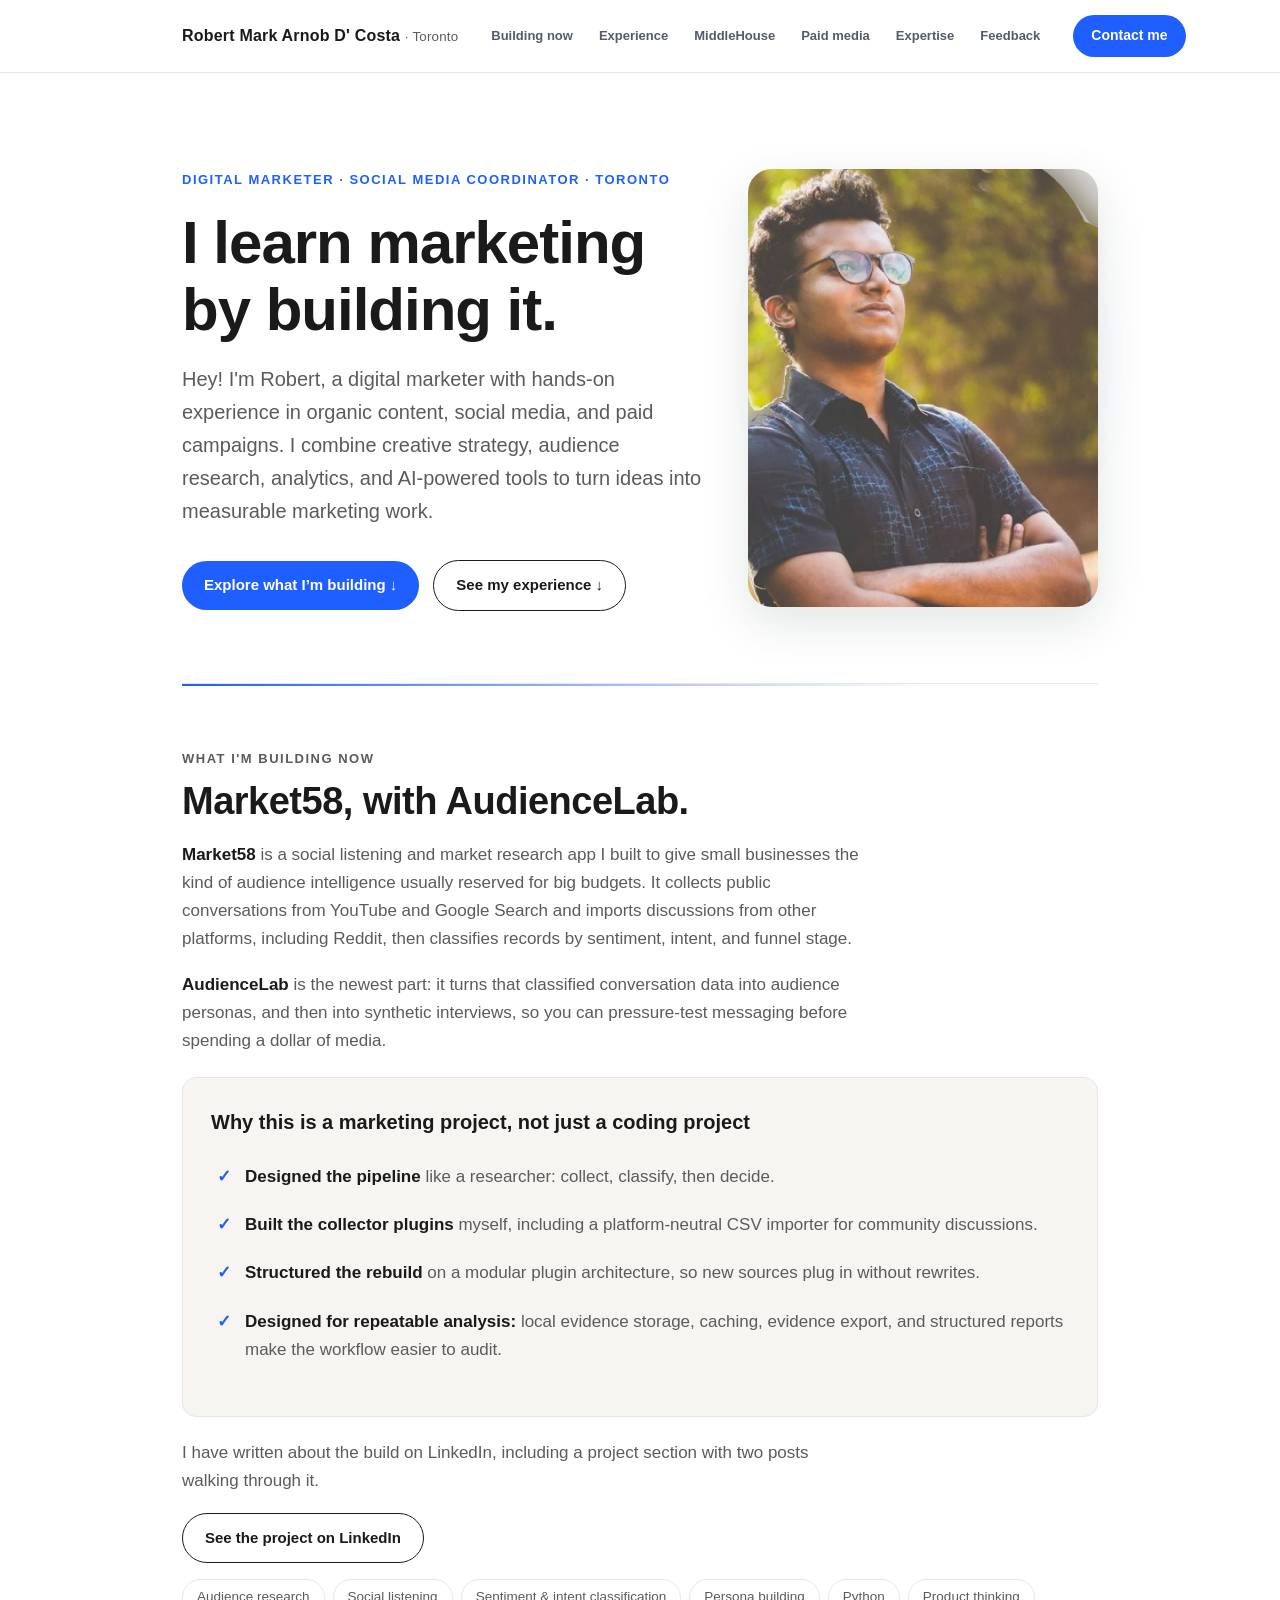
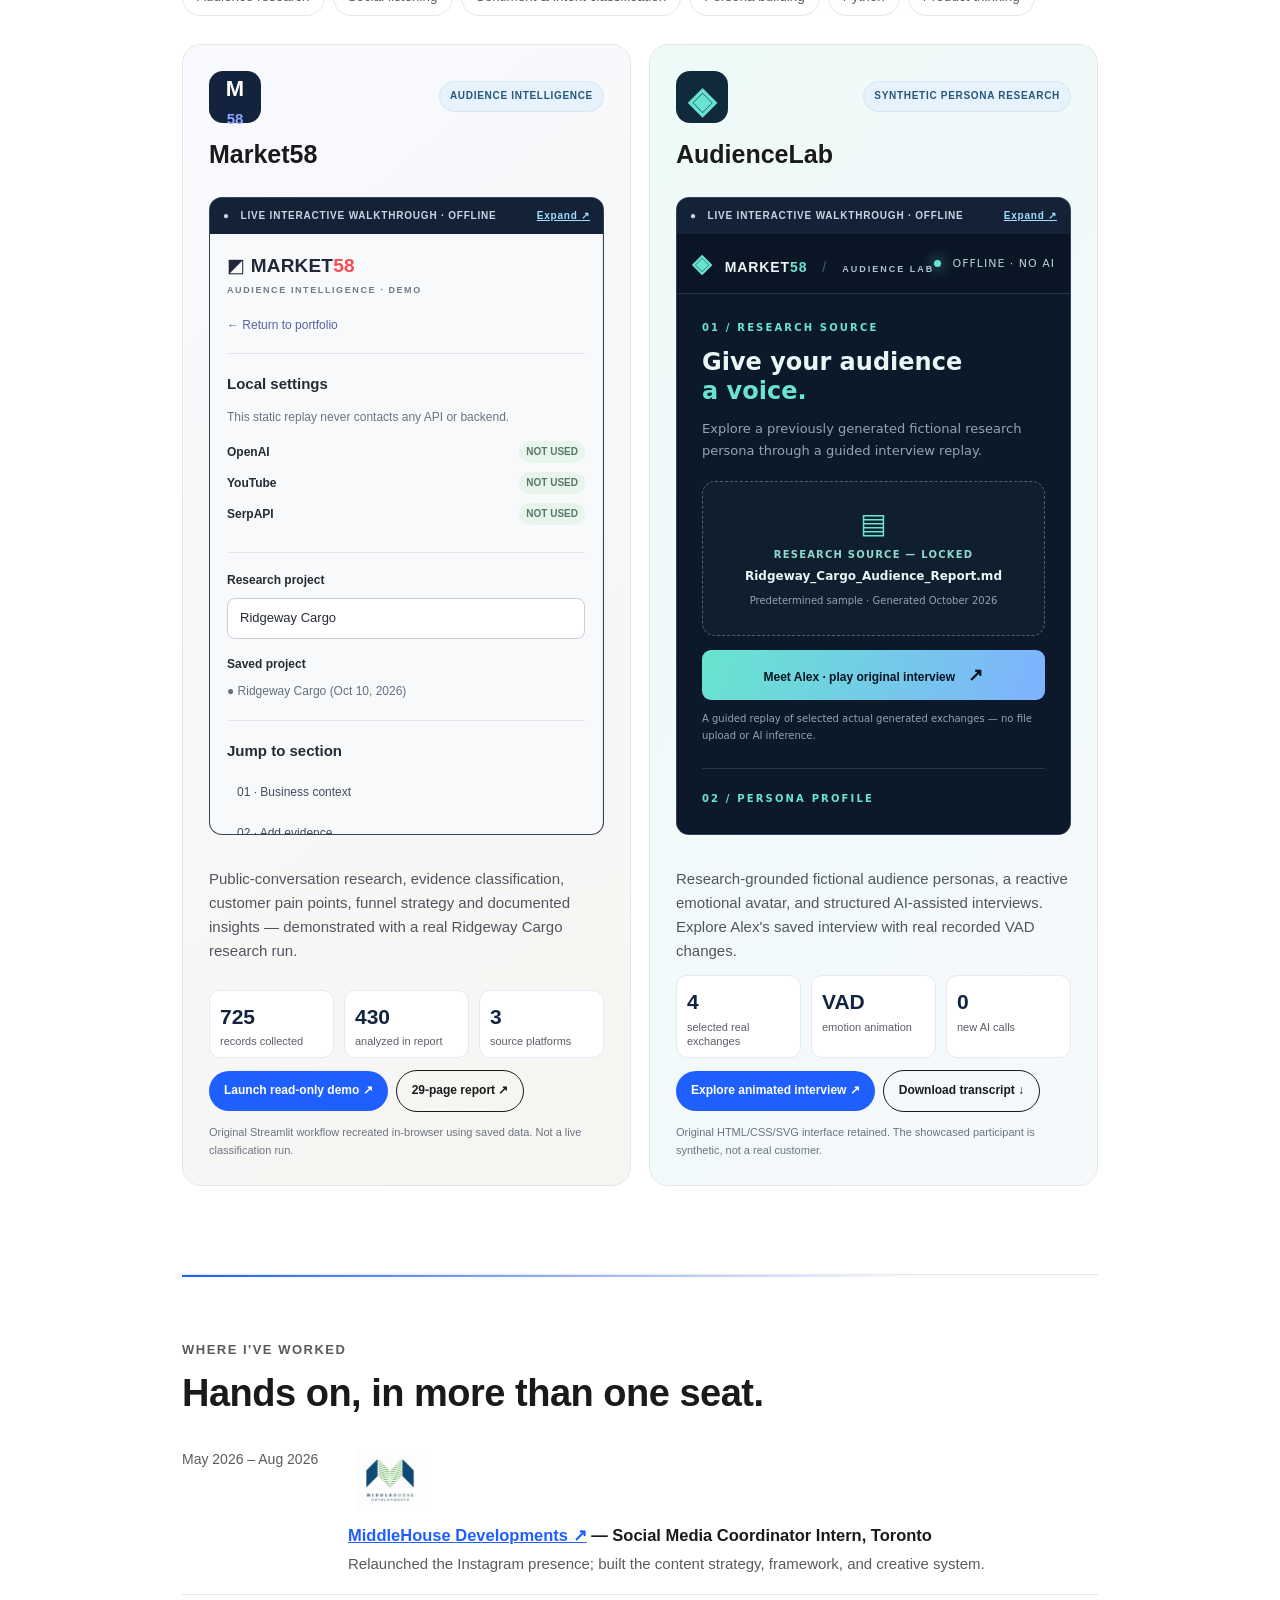
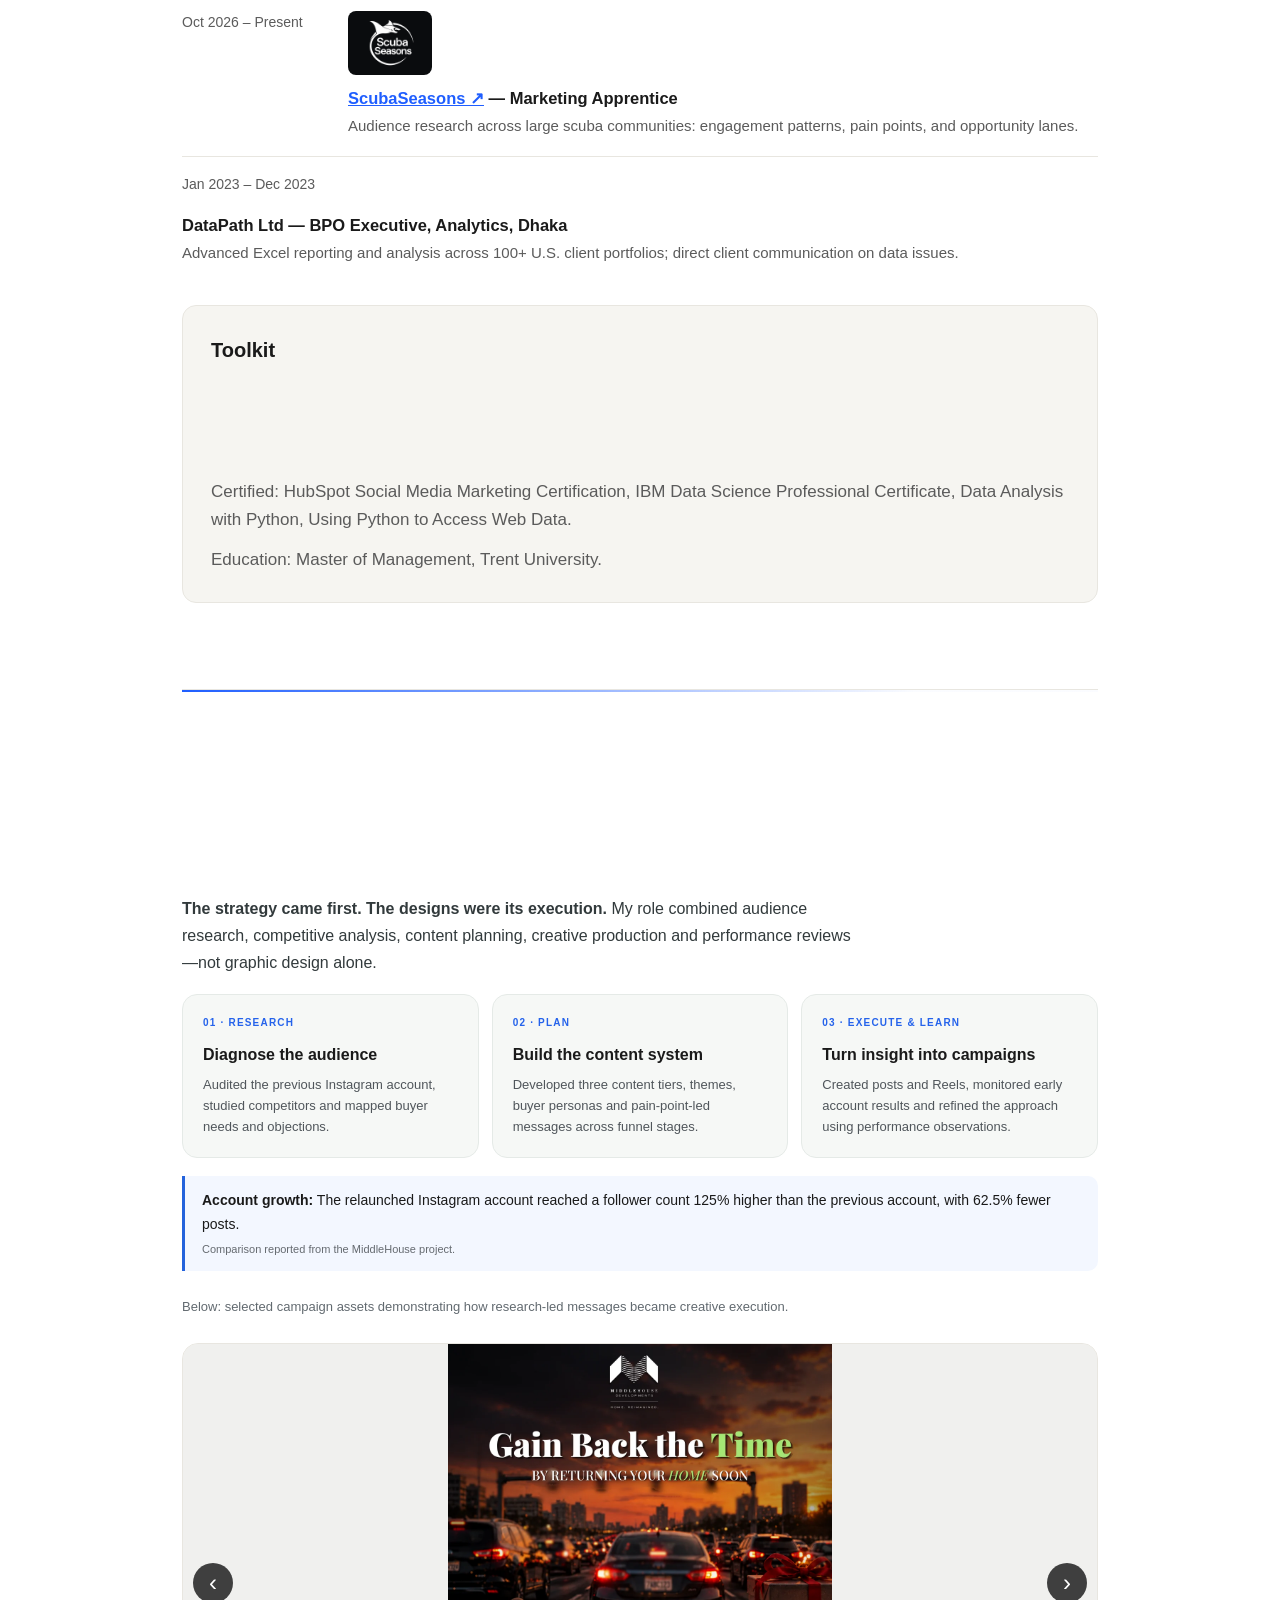
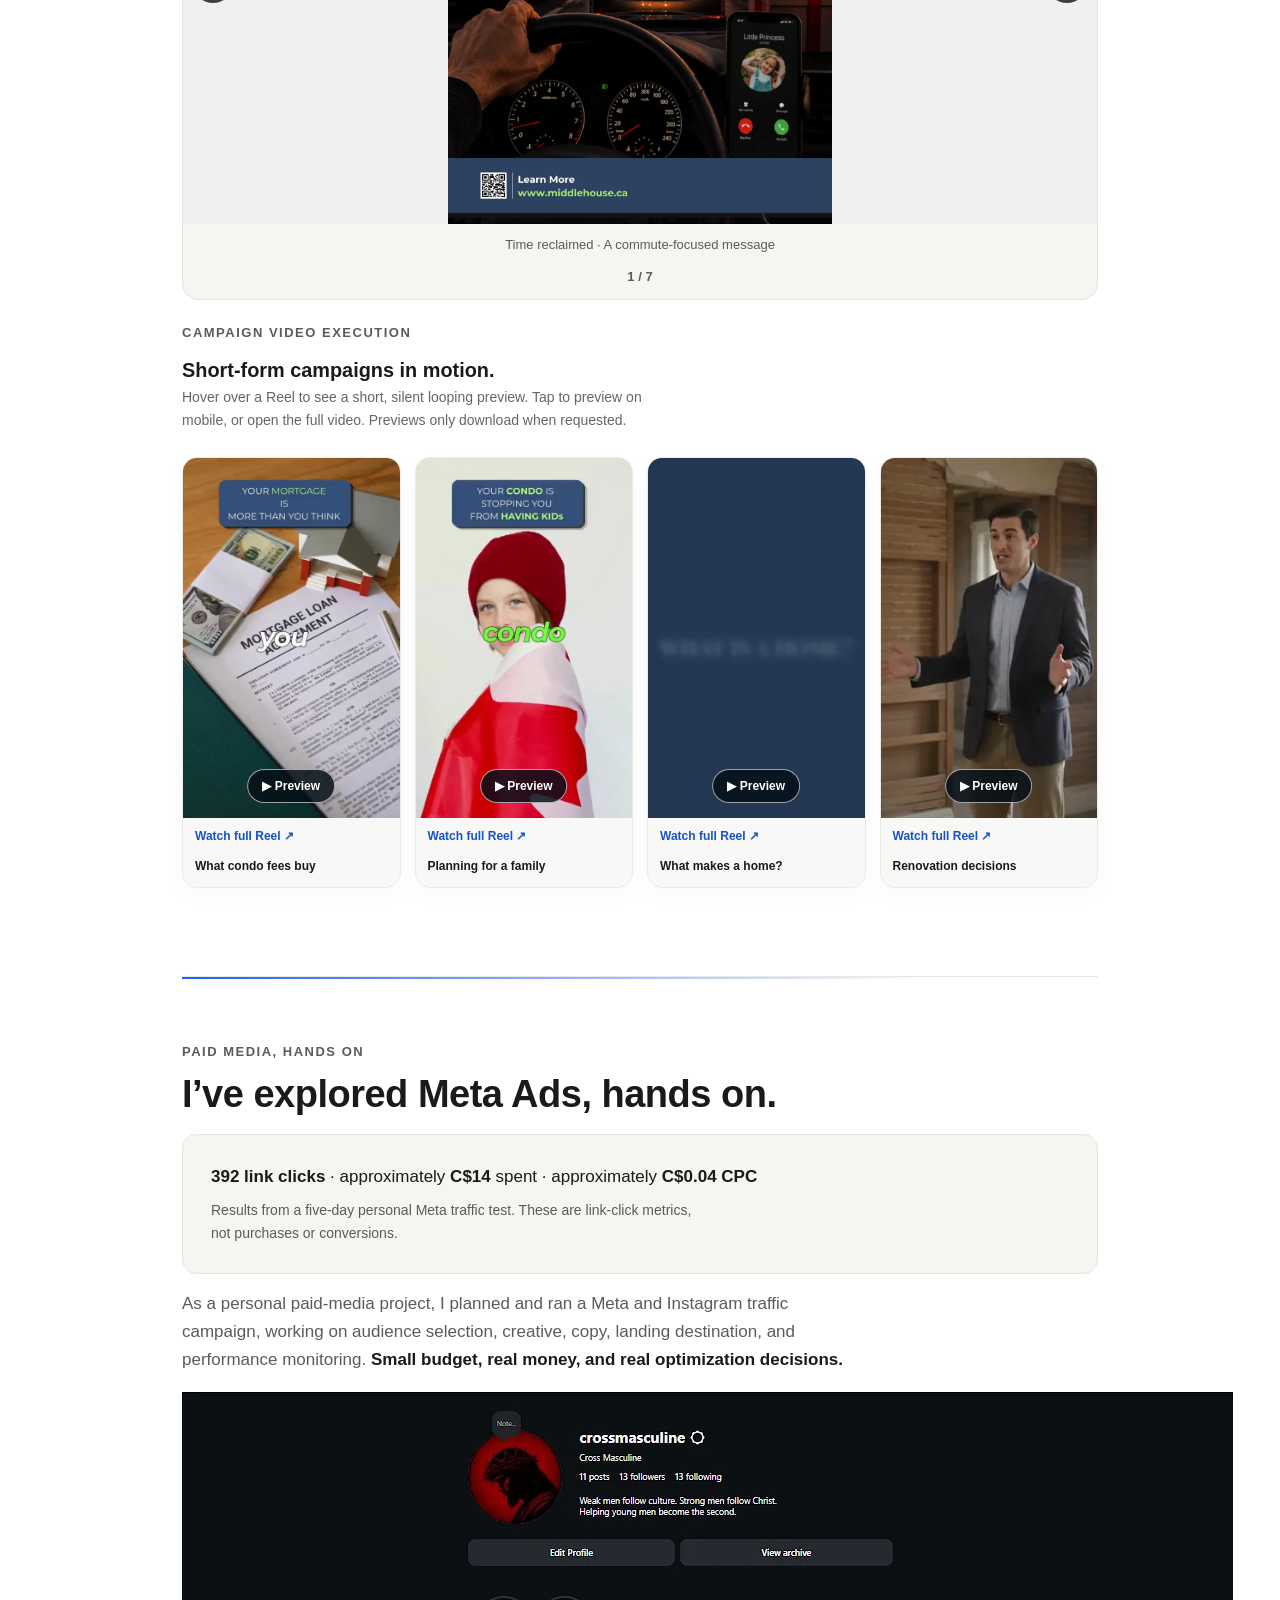
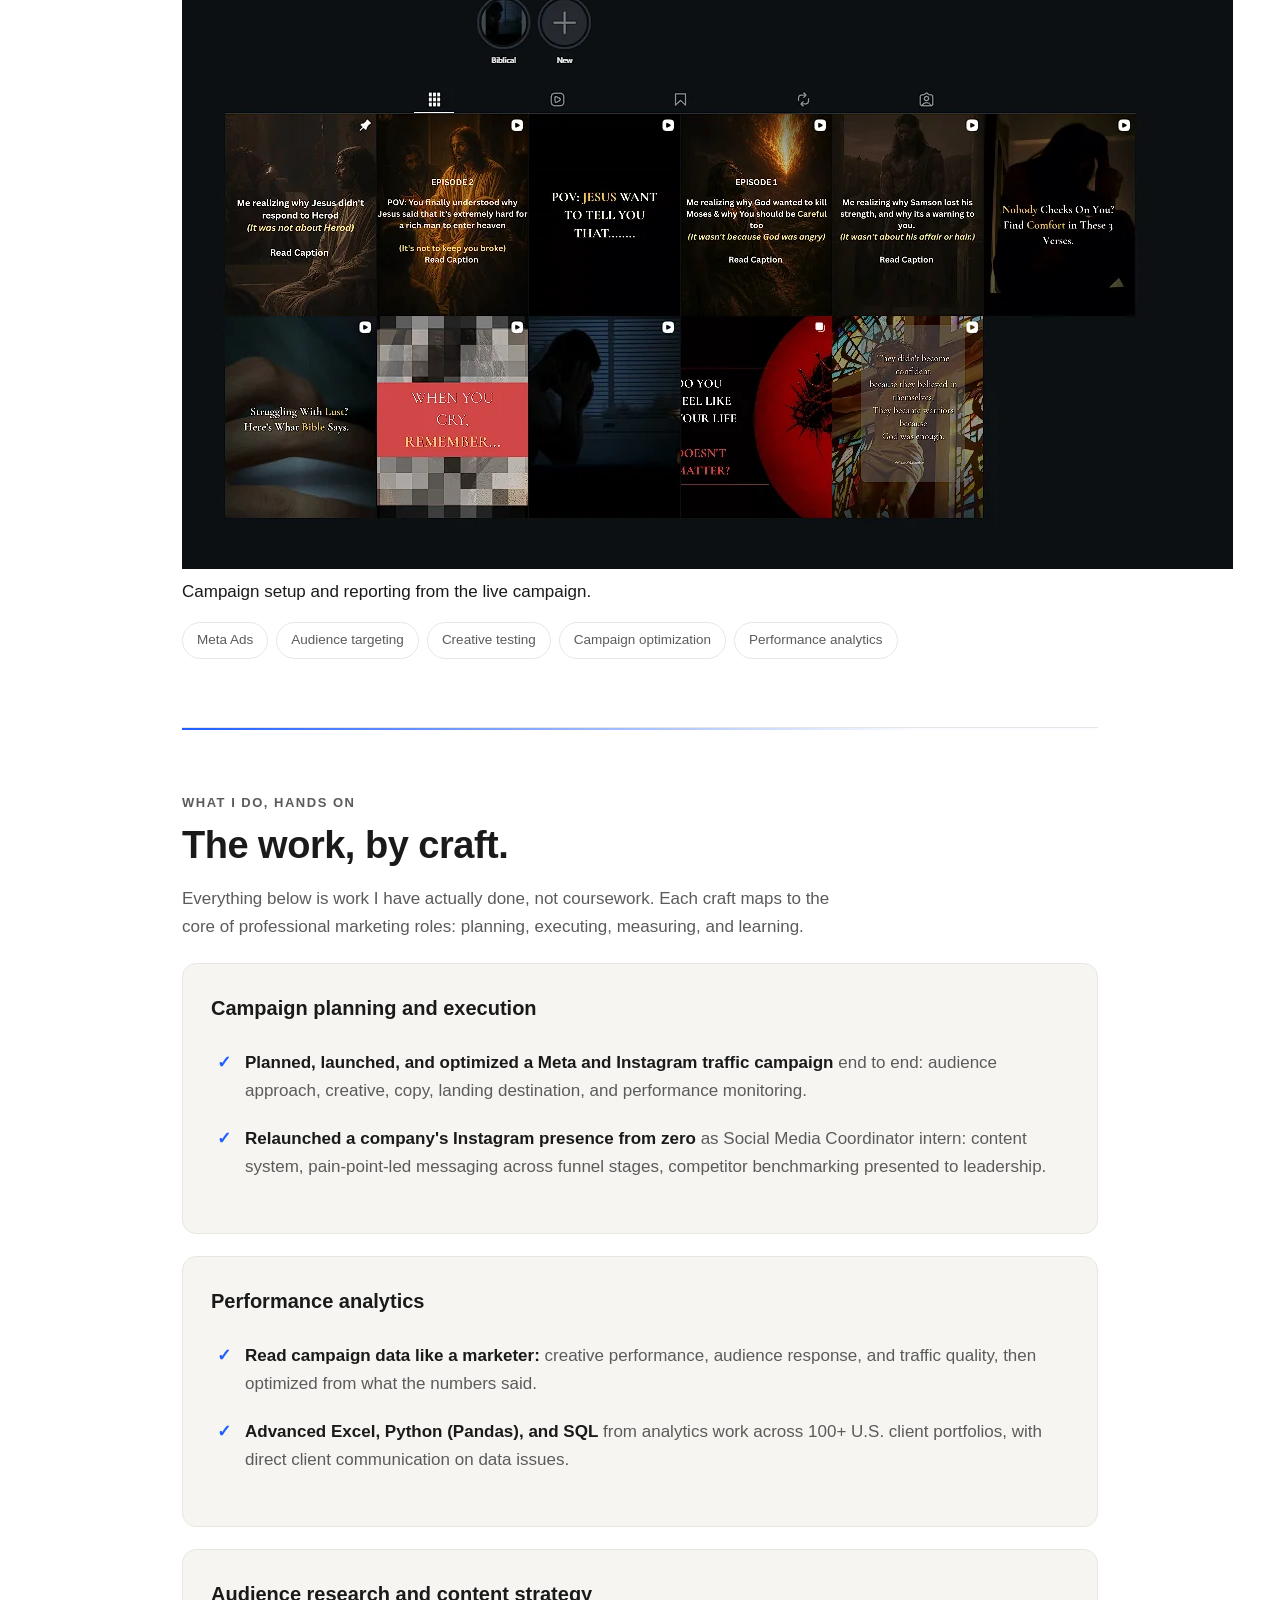
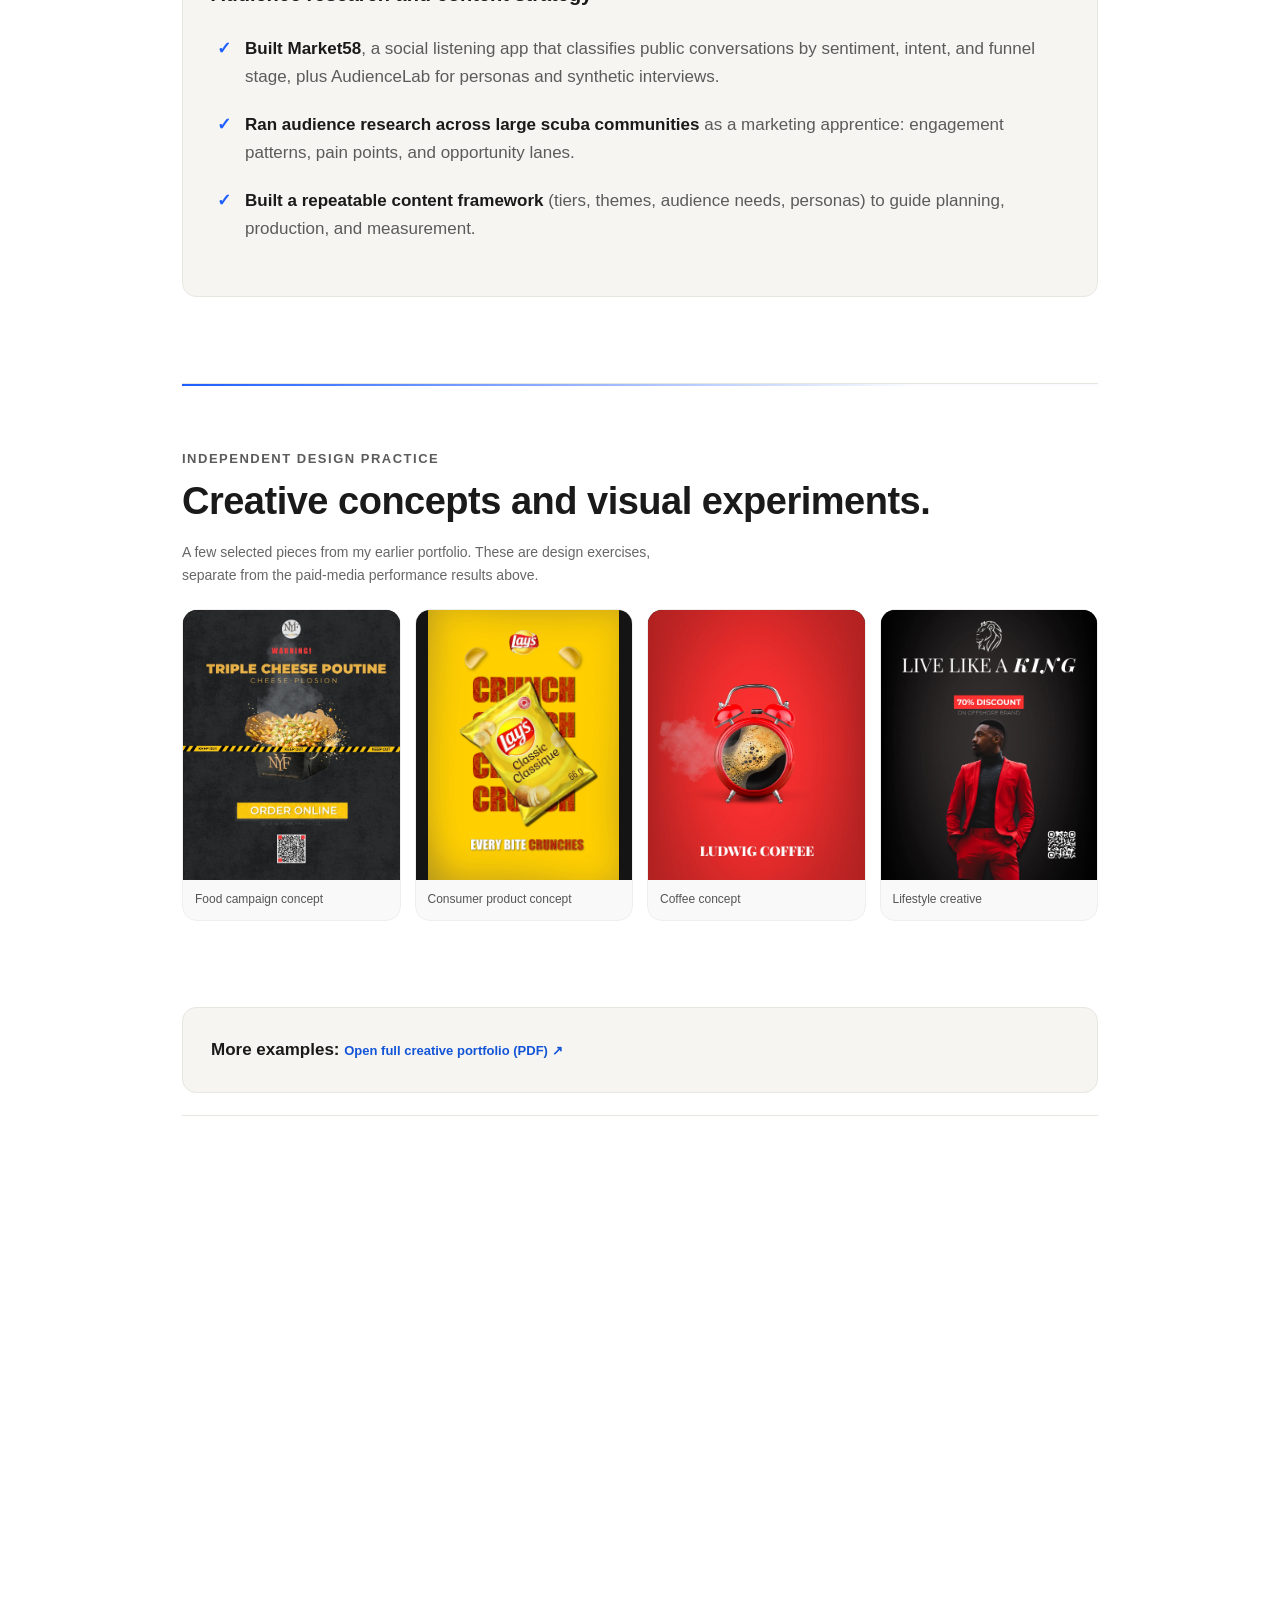
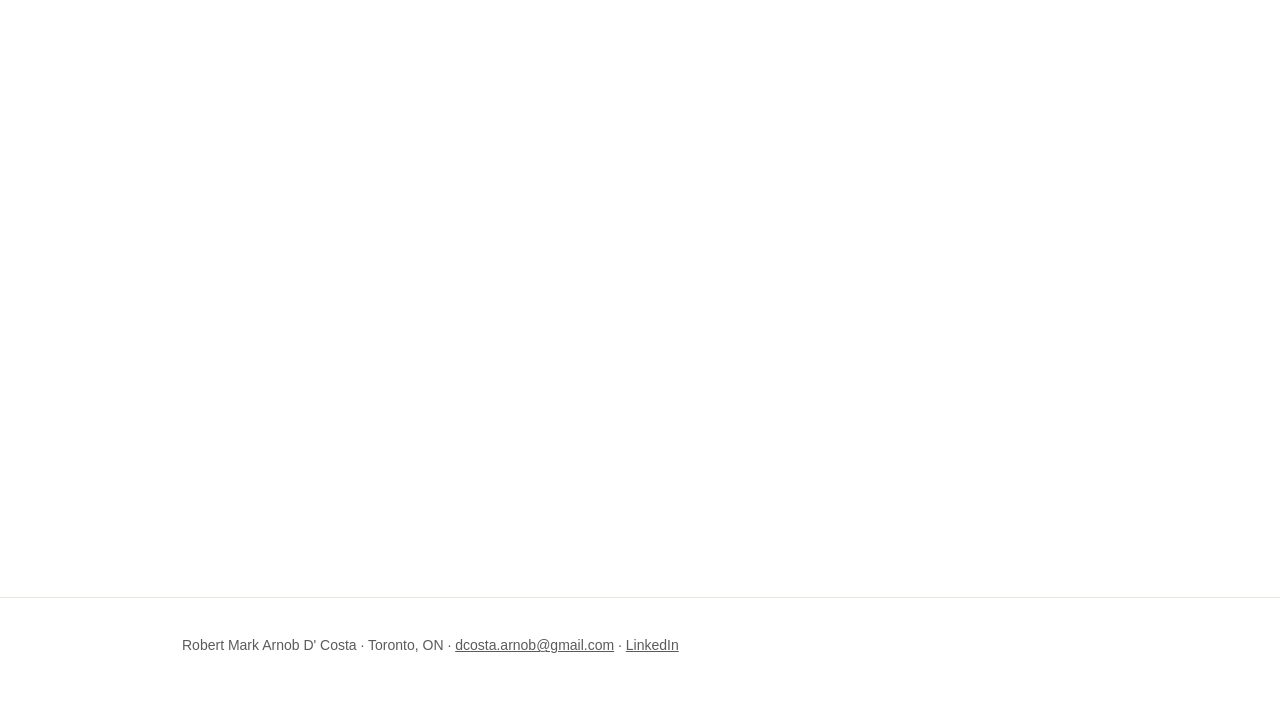
<file: index.html>
<!DOCTYPE html>
<html lang="en">
<head>
<meta charset="UTF-8">
<meta name="viewport" content="width=device-width, initial-scale=1.0">
<title>Robert Mark Arnob D' Costa — Digital Marketer & Social Media Coordinator in Toronto</title>
<meta name="description" content="Robert Mark Arnob D' Costa is a Toronto-based Digital Marketer and Social Media Coordinator. Hands-on experience: campaigns planned and run, analytics that drove decisions, audience research that shaped strategy.">
<!-- TODO: paste your GA4 measurement ID below and uncomment to enable conversion tracking.
<script async src="https://www.googletagmanager.com/gtag/js?id=G-XXXXXXX"></script>
<script>
window.dataLayer = window.dataLayer || [];
function gtag(){dataLayer.push(arguments);}
gtag('js', new Date());
gtag('config', 'G-XXXXXXX');
</script>
-->
<style>
  :root{
    --ink:#1a1a1a; --muted:#5b5b5b; --paper:#ffffff; --wash:#f6f5f1;
    --accent:#1f5eff; --accent-ink:#ffffff; --line:#e8e6e0; --radius:14px;
  }
  *{box-sizing:border-box; margin:0; padding:0;}
  html{scroll-behavior:smooth;}
  body{
    font-family:-apple-system,BlinkMacSystemFont,"Segoe UI",Inter,Roboto,"Helvetica Neue",Arial,sans-serif;
    color:var(--ink); background:var(--paper); line-height:1.65; font-size:17px;
    -webkit-font-smoothing:antialiased;
  }
  .wrap{max-width:960px; margin:0 auto; padding:0 22px;}
  .nav{position:sticky; top:0; z-index:50; background:rgba(255,255,255,.94); backdrop-filter:blur(8px); border-bottom:1px solid var(--line);}
  .nav .wrap{display:flex; align-items:center; justify-content:space-between; padding-top:12px; padding-bottom:12px;}
  .brand{font-weight:700; font-size:16px; letter-spacing:.2px; text-decoration:none; color:var(--ink);}
  .brand small{font-weight:400; color:var(--muted);}
  .btn{display:inline-block; background:var(--accent); color:var(--accent-ink); text-decoration:none;
    padding:12px 22px; border-radius:999px; font-weight:600; font-size:15px; border:0; cursor:pointer;}
  .btn:hover{filter:brightness(.93);}
  .btn.ghost{background:transparent; color:var(--ink); border:1.5px solid var(--ink);}
  .btn.ghost:hover{background:var(--ink); color:#fff;}
  .btn.small{padding:9px 18px; font-size:14px;}
  .hero{padding:84px 0 64px;}
  .eyebrow{display:inline-block; font-size:13px; font-weight:700; letter-spacing:1.5px; text-transform:uppercase;
    color:var(--accent); margin-bottom:18px;}
  h1{font-size:clamp(38px,6vw,60px); line-height:1.12; letter-spacing:-1px; margin-bottom:20px;}
  .lede{font-size:20px; color:var(--muted); max-width:640px; margin-bottom:32px;}
  .cta-row{display:flex; gap:14px; flex-wrap:wrap; align-items:center;}
  .hero-grid{display:grid; grid-template-columns:1fr; gap:40px; align-items:center;}
  .hero img{width:100%; max-width:340px; border-radius:var(--radius); display:block;}
  @media(min-width:760px){ .hero-grid{grid-template-columns:1.5fr 1fr;} }
  section.block{padding:64px 0; border-top:1px solid var(--line);}
  .kicker{font-size:13px; font-weight:700; letter-spacing:1.5px; text-transform:uppercase; color:var(--muted); margin-bottom:10px;}
  h2{font-size:clamp(28px,4vw,38px); letter-spacing:-.5px; line-height:1.2; margin-bottom:16px;}
  .body-copy{color:var(--muted); max-width:680px; margin-bottom:18px;}
  .body-copy strong{color:var(--ink);}
  .card{background:var(--wash); border:1px solid var(--line); border-radius:var(--radius); padding:28px; margin:22px 0;}
  .card h3{font-size:20px; margin-bottom:10px;}
  .card p{color:var(--muted); margin-bottom:12px;}
  .card p:last-child{margin-bottom:0;}
  .tag-list{display:flex; flex-wrap:wrap; gap:8px; margin:16px 0 4px; list-style:none;}
  .tag-list li{background:#fff; border:1px solid var(--line); border-radius:999px; padding:6px 14px; font-size:13.5px; color:var(--muted);}
  .two-col{display:grid; grid-template-columns:1fr; gap:22px;}
  @media(min-width:760px){ .two-col{grid-template-columns:1fr 1fr;} }
  .door{background:var(--wash); border:1px solid var(--line); border-radius:var(--radius); padding:32px; display:flex; flex-direction:column; gap:14px;}
  .door h3{font-size:22px;}
  .door p{color:var(--muted); flex:1;}
  .door .btn{align-self:flex-start;}
  .checklist{list-style:none; margin:14px 0;}
  .checklist li{padding:10px 0 10px 34px; position:relative; color:var(--muted);}
  .checklist li strong{color:var(--ink);}
  .checklist li::before{content:"✓"; position:absolute; left:6px; top:10px; color:var(--accent); font-weight:700;}
  .timeline{list-style:none; margin-top:8px;}
  .timeline li{padding:16px 0; border-bottom:1px solid var(--line); display:flex; gap:16px; flex-wrap:wrap;}
  .timeline li:last-child{border-bottom:0;}
  .timeline .when{flex:0 0 150px; font-size:14px; color:var(--muted);}
  .timeline .what strong{display:block; font-size:16.5px;}
  .timeline .what span{color:var(--muted); font-size:15px;}
  .final{background:var(--ink); color:#fff; border-radius:20px; padding:56px 40px; text-align:center; margin:64px 0;}
  .final h2{color:#fff;}
  .final p{color:#c9c9c9; max-width:560px; margin:0 auto 28px;}
  .final .btn.ghost{border-color:#fff; color:#fff;}
  .final .btn.ghost:hover{background:#fff; color:var(--ink);}
  footer{padding:36px 0 48px; color:var(--muted); font-size:14px; border-top:1px solid var(--line);}
  footer a{color:var(--muted);}
  a{color:var(--accent);}
</style>

<style>
.proof-card{display:grid;grid-template-columns:90px 1fr;gap:20px;align-items:start;background:#f6f5f1;border:1px solid #e8e6e0;border-radius:18px;padding:24px;margin:18px 0}
.proof-avatar{width:82px;height:82px;object-fit:cover;object-position:center 47%;border-radius:50%}
.proof-card blockquote{font-size:clamp(19px,3vw,25px);font-weight:650;line-height:1.45;margin:0 0 12px}
.proof-card a,.work-brand a{color:#1f5eff}
.proof-note{font-size:13px;color:#5b5b5b}
.work-brand{display:flex;align-items:center;gap:12px;margin:12px 0}
.work-logo{width:54px;height:54px;border-radius:12px;background:#eef2ff;color:#1a3672;display:grid;place-items:center;font-weight:800;font-size:13px;letter-spacing:-.6px;border:1px solid #dde4f1;flex-shrink:0}
.work-logo.scuba{background:#e7f7ff;color:#006e9c;font-size:20px}
.carousel{position:relative;margin:22px 0;background:#f6f5f1;border:1px solid #e8e6e0;border-radius:16px;overflow:hidden}
.carousel-track{display:flex;overflow-x:auto;scroll-snap-type:x mandatory;scrollbar-width:none}
.carousel-track::-webkit-scrollbar{display:none}
.carousel-slide{flex:0 0 100%;scroll-snap-align:start;margin:0}
.carousel-slide img{display:block;width:100%;height:clamp(240px,48vw,480px);object-fit:contain;background:#eeece7}
.carousel-slide figcaption{font-size:13px;color:#5b5b5b;padding:10px 60px;text-align:center}
.carousel-arrow{position:absolute;top:43%;transform:translateY(-50%);border:0;background:rgba(25,25,25,.82);color:white;border-radius:50%;width:40px;height:40px;cursor:pointer;font-size:24px;z-index:2}
.carousel-prev{left:10px}.carousel-next{right:10px}
.carousel-count{text-align:center;padding:0 0 12px;color:#5b5b5b;font-size:13px}
@media(max-width:540px){.proof-card{grid-template-columns:1fr}.proof-avatar{width:70px;height:70px}}
</style>

<style>
.product-grid{display:grid;grid-template-columns:repeat(2,minmax(0,1fr));gap:18px;margin:24px 0}
.product-card{padding:26px;border:1px solid #e8e6e0;background:linear-gradient(140deg,#f9faff,#f6f5f1);border-radius:19px;display:flex;flex-direction:column;gap:12px;min-width:0}
.product-card.lab-card{background:linear-gradient(130deg,#eefaf8,#f5f9fc)}
.product-top,.product-numbers,.product-actions{display:flex;gap:10px;align-items:center;flex-wrap:wrap}
.product-top{justify-content:space-between}.product-icon{display:grid;place-items:center;width:52px;height:52px;border-radius:14px;background:#14233d;color:white;font-weight:800;font-size:22px}.product-icon span{color:#8ca7ff;font-size:15px}.product-icon.lab-icon{background:#102a3b;color:#68e4d0;font-size:36px}
.product-preview{width:100%;height:190px;object-fit:cover;object-position:center;border:1px solid #dce4ef;border-radius:10px;background:#eef3f8}.product-card h3{font-size:25px;line-height:1.2;margin:4px 0 0}.product-card>p{font-size:15px;color:#51555f;line-height:1.6}
.labelchip{font-size:10px;letter-spacing:.7px;font-weight:750;color:#275778;background:#e6f2fc;border:1px solid #d5e5f2;border-radius:20px;padding:6px 10px}
.product-numbers{margin-top:auto;align-items:stretch}.product-numbers span{flex:1;min-width:80px;border-radius:11px;background:#fff;border:1px solid #e6e9ef;padding:9px 10px;display:flex;flex-direction:column}
.product-numbers strong{font-size:21px;color:#122540}.product-numbers small{font-size:11px;color:#5b6068;line-height:1.3}
.product-actions{gap:8px}.product-actions .btn{font-size:12px;padding:10px 15px}.product-actions .btn.ghost{background:transparent}
.product-card p.product-foot{font-size:11px;color:#6b7480;margin:0}
@media(max-width:760px){.product-grid{grid-template-columns:1fr}.product-card{padding:22px}.product-actions .btn{flex:1;text-align:center}}
</style><style>
/* Embedded product walkthroughs */
.interactive-demo-shell{margin:16px 0 20px;border:1px solid rgba(125,149,180,.36);border-radius:13px;overflow:hidden;background:#0d1422;width:100%;min-width:0}
.interactive-demo-bar{display:flex;align-items:center;justify-content:space-between;gap:10px;padding:10px 13px;color:#cbd5e1;background:#142237;font-size:10px;letter-spacing:.08em;font-weight:700}
.interactive-demo-bar a{color:#9fddff;text-decoration:underline;white-space:nowrap}
.interactive-demo-frame{display:block;width:100%;height:600px;border:0;background:#101928}
@media(max-width:800px){.product-grid{grid-template-columns:minmax(0,1fr)!important}.interactive-demo-frame{height:560px}.interactive-demo-bar{font-size:9px;letter-spacing:0}}
</style><style>
.company-logo{width:84px;height:64px;object-fit:contain;display:block;margin:0 0 10px;border-radius:8px}
.company-logo.scuba{background:#0a0c0e;padding:6px;box-sizing:border-box}
.company-logo.middlehouse{background:#fff}
.proof-card{grid-template-columns:130px 1fr!important;align-items:center!important}
.proof-avatar{width:126px!important;height:126px!important;object-fit:cover!important;object-position:center center!important;border-radius:50%;background:#fff}
@media(max-width:560px){.proof-card{grid-template-columns:1fr!important}.proof-avatar{width:112px!important;height:112px!important}}
</style><style>.merged-demo-grid{margin-top:28px}.merged-demo-grid .product-grid{margin-top:0}</style><link rel="stylesheet" href="motion.css">
<style>
/* Clean rectangular portrait: original face and upper body remain visible. */
.hero-photo-wrap{width:100%;max-width:380px;justify-self:center;align-self:center;overflow:hidden;border-radius:24px;background:#e5e9e6;box-shadow:0 16px 48px rgba(17,30,30,.12)}
.hero-photo-wrap img{display:block!important;width:100%!important;max-width:none!important;height:auto!important;aspect-ratio:4/5;object-fit:cover!important;object-position:center 32%;border-radius:0!important}
@media(max-width:759px){.hero-photo-wrap{max-width:310px;margin:0 auto}}
</style><link rel="stylesheet" href="heritage-gallery.css">
<link rel="stylesheet" href="strategy-reels.css"></head>
<body>

<header class="nav">
  <div class="wrap nav-inner">
    <a class="brand" href="#top" aria-label="Robert Mark Arnob D' Costa — back to top">Robert Mark Arnob D' Costa <small>· Toronto</small></a>
    <nav class="nav-links" aria-label="Portfolio sections">
      <a href="#ai-projects">Building now</a>
      <a href="#experience">Experience</a>
      <a href="#middlehouse-gallery">MiddleHouse</a>
      <a href="#paid">Paid media</a>
      <a href="#duties">Expertise</a>
      <a href="#proof">Feedback</a>
    </nav>
    <a class="btn small nav-action" href="#contact">Contact me</a>
  </div>
</header>
<div class="scroll-progress" aria-hidden="true"></div>

<main id="top">
  <div class="wrap">

    <!-- HERO -->
    <div class="hero">
      <div class="hero-grid">
        <div>
          <span class="eyebrow">Digital Marketer · Social Media Coordinator · Toronto</span>
          <h1>I learn marketing by building it.</h1>
          <p class="lede">Hey! I'm Robert, a digital marketer with hands-on experience in organic content, social media, and paid campaigns. I combine creative strategy, audience research, analytics, and AI-powered tools to turn ideas into measurable marketing work.</p>
          <div class="cta-row">
            <a class="btn" href="#ai-projects">Explore what I’m building ↓</a>
            <a class="btn ghost" href="#experience">See my experience ↓</a>
          </div>
        </div>
        <div class="hero-photo-wrap">
          <img src="images/profile-framed.webp" fetchpriority="high" decoding="async" alt="Portrait of Robert Mark Arnob D' Costa">
        </div>
      </div>
    </div>

    <!-- TEER-1 DUTY MAP -->
    <section class="block" id="ai-projects">
      <p class="kicker">What I'm building now</p>
      <h2>Market58, with AudienceLab.</h2>
      <p class="body-copy"><strong>Market58</strong> is a social listening and market research app I built to give small businesses the kind of audience intelligence usually reserved for big budgets. It collects public conversations from YouTube and Google Search and imports discussions from other platforms, including Reddit, then classifies records by sentiment, intent, and funnel stage.</p>
      <p class="body-copy"><strong>AudienceLab</strong> is the newest part: it turns that classified conversation data into audience personas, and then into synthetic interviews, so you can pressure-test messaging before spending a dollar of media.</p>
      <div class="card">
        <h3>Why this is a marketing project, not just a coding project</h3>
        <ul class="checklist">
          <li><strong>Designed the pipeline</strong> like a researcher: collect, classify, then decide.</li>
          <li><strong>Built the collector plugins</strong> myself, including a platform-neutral CSV importer for community discussions.</li>
          <li><strong>Structured the rebuild</strong> on a modular plugin architecture, so new sources plug in without rewrites.</li>
          <li><strong>Designed for repeatable analysis:</strong> local evidence storage, caching, evidence export, and structured reports make the workflow easier to audit.</li>
        </ul>
      </div>
      <p class="body-copy">I have written about the build on LinkedIn, including a project section with two posts walking through it.</p>
      <div class="cta-row">
        
        <a class="btn ghost" href="https://www.linkedin.com/in/rmadc" target="_blank" rel="noopener noreferrer">See the project on LinkedIn</a>
      </div>
      <ul class="tag-list">
        <li>Audience research</li><li>Social listening</li><li>Sentiment &amp; intent classification</li>
        <li>Persona building</li><li>Python</li><li>Product thinking</li>
      </ul>
    
<div class="merged-demo-grid" aria-label="Interactive Market58 and AudienceLab walkthroughs">
<div class="product-grid">
 <article class="product-card market-card"><div class="product-top"><div class="product-icon">M<span>58</span></div><span class="labelchip">AUDIENCE INTELLIGENCE</span></div>
 <h3>Market58</h3><div class="interactive-demo-shell"><div class="interactive-demo-bar"><span>● &nbsp; LIVE INTERACTIVE WALKTHROUGH · OFFLINE</span><a href="demos/market58/" target="_blank" rel="noopener noreferrer">Expand ↗</a></div><iframe class="interactive-demo-frame" src="demos/market58/" title="Interactive market58 offline demo" loading="lazy" allow="fullscreen"></iframe></div><p>Public-conversation research, evidence classification, customer pain points, funnel strategy and documented insights — demonstrated with a real Ridgeway Cargo research run.</p>
 <div class="product-numbers"><span><strong>725</strong><small>records collected</small></span><span><strong>430</strong><small>analyzed in report</small></span><span><strong>3</strong><small>source platforms</small></span></div>
 <div class="product-actions"><a class="btn" href="demos/market58/" target="_blank" rel="noopener noreferrer">Launch read-only demo ↗</a><a class="btn ghost" href="downloads/Market58_Ridgeway_Cargo_Report.pdf" target="_blank" rel="noopener noreferrer">29-page report ↗</a></div>
 <p class="product-foot">Original Streamlit workflow recreated in-browser using saved data. Not a live classification run.</p>
 </article>
 <article class="product-card lab-card"><div class="product-top"><div class="product-icon lab-icon">◈</div><span class="labelchip">SYNTHETIC PERSONA RESEARCH</span></div>
 <h3>AudienceLab</h3><div class="interactive-demo-shell"><div class="interactive-demo-bar"><span>● &nbsp; LIVE INTERACTIVE WALKTHROUGH · OFFLINE</span><a href="demos/audiencelab/" target="_blank" rel="noopener noreferrer">Expand ↗</a></div><iframe class="interactive-demo-frame" src="demos/audiencelab/" title="Interactive audiencelab offline demo" loading="lazy" allow="fullscreen"></iframe></div><p>Research-grounded fictional audience personas, a reactive emotional avatar, and structured AI-assisted interviews. Explore Alex's saved interview with real recorded VAD changes.</p>
 <div class="product-numbers"><span><strong>4</strong><small>selected real exchanges</small></span><span><strong>VAD</strong><small>emotion animation</small></span><span><strong>0</strong><small>new AI calls</small></span></div>
 <div class="product-actions"><a class="btn" href="demos/audiencelab/" target="_blank" rel="noopener noreferrer">Explore animated interview ↗</a><a class="btn ghost" href="downloads/AudienceLab_Selected_Interview.json" download target="_blank" rel="noopener noreferrer">Download transcript ↓</a></div>
 <p class="product-foot">Original HTML/CSS/SVG interface retained. The showcased participant is synthetic, not a real customer.</p>
 </article>
</div>
</div>
</section>

<section class="block" id="experience">
      <p class="kicker">Where I've worked</p>
      <h2>Hands on, in more than one seat.</h2>
      <ul class="timeline">
        
        <li>
          <div class="when">May 2026 – Aug 2026</div>
          <div class="what"><img class="company-logo middlehouse" src="images/middlehouse-logo.webp" alt="MiddleHouse Developments logo" loading="lazy"><strong><a href="https://www.middlehouse.ca/" target="_blank" rel="noopener noreferrer">MiddleHouse Developments ↗</a> — Social Media Coordinator Intern, Toronto</strong><span>Relaunched the Instagram presence; built the content strategy, framework, and creative system.</span></div>
        </li>
        <li>
          <div class="when">Oct 2026 – Present</div>
          <div class="what"><img class="company-logo scuba" src="images/scubaseasons-logo.webp" alt="ScubaSeasons logo" loading="lazy"><strong><a href="https://scubaseasons.com/" target="_blank" rel="noopener noreferrer">ScubaSeasons ↗</a> — Marketing Apprentice</strong><span>Audience research across large scuba communities: engagement patterns, pain points, and opportunity lanes.</span></div>
        </li>
        <li>
          <div class="when">Jan 2023 – Dec 2023</div>
          <div class="what"><strong>DataPath Ltd — BPO Executive, Analytics, Dhaka</strong><span>Advanced Excel reporting and analysis across 100+ U.S. client portfolios; direct client communication on data issues.</span></div>
        </li>
      </ul>
      <div class="card">
        <h3>Toolkit</h3>
        <ul class="tag-list">
          <li>Meta Ads</li><li>Google Analytics</li><li>Content strategy</li><li>Audience research</li>
          <li>Copywriting</li><li>Python (Pandas)</li><li>SQL</li><li>Advanced Excel</li>
          <li>Canva</li><li>Affinity Designer &amp; Photo</li>
        </ul>
        <p style="margin-top:14px;">Certified: HubSpot Social Media Marketing Certification, IBM Data Science Professional Certificate, Data Analysis with Python, Using Python to Access Web Data.</p>
        <p>Education: Master of Management, Trent University.</p>
      </div>
    </section>

<section class="block" id="middlehouse-gallery"><p class="kicker">MiddleHouse · Research → Strategy → Execution</p><h2>MiddleHouse: audience-led marketing, not just design.</h2><div class="strategy-case-study">
  <p class="strategy-lead"><strong>The strategy came first. The designs were its execution.</strong> My role combined audience research, competitive analysis, content planning, creative production and performance reviews—not graphic design alone.</p>
  <div class="strategy-grid">
    <div class="strategy-step"><span>01 · RESEARCH</span><strong>Diagnose the audience</strong><p>Audited the previous Instagram account, studied competitors and mapped buyer needs and objections.</p></div>
    <div class="strategy-step"><span>02 · PLAN</span><strong>Build the content system</strong><p>Developed three content tiers, themes, buyer personas and pain-point-led messages across funnel stages.</p></div>
    <div class="strategy-step"><span>03 · EXECUTE &amp; LEARN</span><strong>Turn insight into campaigns</strong><p>Created posts and Reels, monitored early account results and refined the approach using performance observations.</p></div>
  </div>
  <p class="strategy-result"><strong>Account growth:</strong> The relaunched Instagram account reached a follower count 125% higher than the previous account, with 62.5% fewer posts. <small>Comparison reported from the MiddleHouse project.</small></p>
  <p class="strategy-caption">Below: selected campaign assets demonstrating how research-led messages became creative execution.</p>
</div><div class="carousel heritage-gallery" aria-label="MiddleHouse original campaign images">
<button class="carousel-arrow carousel-prev" aria-label="Previous project image" type="button">‹</button>
<div class="carousel-track">
<figure class="carousel-slide"><img loading="lazy" src="assets/images/middlehouse-traffic.webp" alt="MiddleHouse Developments creative: Time reclaimed"><figcaption>Time reclaimed · A commute-focused message</figcaption></figure>
<figure class="carousel-slide"><img loading="lazy" src="assets/images/middlehouse-walking.webp" alt="MiddleHouse Developments creative: Walking home"><figcaption>Walking home · A lifestyle-driven visual</figcaption></figure>
<figure class="carousel-slide"><img loading="lazy" src="assets/images/middlehouse-mortgage.webp" alt="MiddleHouse Developments creative: Mortgage decisions"><figcaption>Mortgage decisions · A value-focused campaign</figcaption></figure>
<figure class="carousel-slide"><img loading="lazy" src="assets/images/middlehouse-space.webp" alt="MiddleHouse Developments creative: Space to grow"><figcaption>Space to grow · A household pain point</figcaption></figure>
<figure class="carousel-slide"><img loading="lazy" src="assets/images/middlehouse-front-door.webp" alt="MiddleHouse Developments creative: Family & home"><figcaption>Family & home · An aspirational campaign</figcaption></figure>
<figure class="carousel-slide"><img loading="lazy" src="assets/images/middlehouse-gym.webp" alt="MiddleHouse Developments creative: Daily convenience"><figcaption>Daily convenience · A feature-to-benefit message</figcaption></figure>
<figure class="carousel-slide"><img loading="lazy" src="assets/images/middlehouse-paint.webp" alt="MiddleHouse Developments creative: Make it yours"><figcaption>Make it yours · A customization-oriented visual</figcaption></figure>
</div><button class="carousel-arrow carousel-next" aria-label="Next project image" type="button">›</button>
<div class="carousel-count" aria-live="polite">1 / 7</div></div><div class="reels-block"><p class="kicker">Campaign video execution</p><h3>Short-form campaigns in motion.</h3><p class="heritage-intro">Hover over a Reel to see a short, silent looping preview. Tap to preview on mobile, or open the full video. Previews only download when requested.</p><div class="reel-grid"><figure class="reel"><div class="reel-media"><video muted loop playsinline preload="none" poster="assets/images/poster-condo-fees.webp" data-preview="previews/condo-fees-preview.mp4" aria-label="MiddleHouse Reel: What condo fees buy: silent preview"></video><button class="reel-preview-button" type="button" aria-label="Play or pause MiddleHouse Reel: What condo fees buy preview">▶ Preview</button></div><a class="reel-full-link" href="assets/videos/middlehouse-condo-fees.mp4" target="_blank" rel="noopener noreferrer">Watch full Reel ↗</a><figcaption>What condo fees buy</figcaption></figure>
<figure class="reel"><div class="reel-media"><video muted loop playsinline preload="none" poster="assets/images/poster-having-kids.webp" data-preview="previews/having-kids-preview.mp4" aria-label="MiddleHouse Reel: Planning for a family: silent preview"></video><button class="reel-preview-button" type="button" aria-label="Play or pause MiddleHouse Reel: Planning for a family preview">▶ Preview</button></div><a class="reel-full-link" href="assets/videos/middlehouse-having-kids.mp4" target="_blank" rel="noopener noreferrer">Watch full Reel ↗</a><figcaption>Planning for a family</figcaption></figure>
<figure class="reel"><div class="reel-media"><video muted loop playsinline preload="none" poster="assets/images/poster-what-is-home.webp" data-preview="previews/what-is-home-preview.mp4" aria-label="MiddleHouse Reel: What makes a home?: silent preview"></video><button class="reel-preview-button" type="button" aria-label="Play or pause MiddleHouse Reel: What makes a home? preview">▶ Preview</button></div><a class="reel-full-link" href="assets/videos/middlehouse-what-is-home.mp4" target="_blank" rel="noopener noreferrer">Watch full Reel ↗</a><figcaption>What makes a home?</figcaption></figure>
<figure class="reel"><div class="reel-media"><video muted loop playsinline preload="none" poster="assets/images/poster-renovation.webp" data-preview="previews/renovation-preview.mp4" aria-label="MiddleHouse Reel: Renovation decisions: silent preview"></video><button class="reel-preview-button" type="button" aria-label="Play or pause MiddleHouse Reel: Renovation decisions preview">▶ Preview</button></div><a class="reel-full-link" href="assets/videos/middlehouse-renovation.mp4" target="_blank" rel="noopener noreferrer">Watch full Reel ↗</a><figcaption>Renovation decisions</figcaption></figure></div></div></section>

<section class="block" id="paid">
      <p class="kicker">Paid media, hands on</p>
      <h2>I’ve explored Meta Ads, hands on.</h2>
      <div class="card" style="margin:16px 0"><strong>392 link clicks</strong> · approximately <strong>C$14</strong> spent · approximately <strong>C$0.04 CPC</strong><p class="heritage-intro" style="margin:8px 0 0">Results from a five-day personal Meta traffic test. These are link-click metrics, not purchases or conversions.</p></div>
      <p class="body-copy">As a personal paid-media project, I planned and ran a Meta and Instagram traffic campaign, working on audience selection, creative, copy, landing destination, and performance monitoring. <strong>Small budget, real money, and real optimization decisions.</strong></p>
      <figure class="media">
        <img loading="lazy" decoding="async" src="images/meta-instagram.webp" alt="Meta ads campaign evidence">
        <figcaption>Campaign setup and reporting from the live campaign.</figcaption>
      </figure>
      <ul class="tag-list">
        <li>Meta Ads</li><li>Audience targeting</li><li>Creative testing</li><li>Campaign optimization</li><li>Performance analytics</li>
      </ul>
    </section>

<section class="block" id="duties">
      <p class="kicker">What I do, hands on</p>
      <h2>The work, by craft.</h2>
      <p class="body-copy">Everything below is work I have actually done, not coursework. Each craft maps to the core of professional marketing roles: planning, executing, measuring, and learning.</p>
      <div class="card">
        <h3>Campaign planning and execution</h3>
        <ul class="checklist">
          <li><strong>Planned, launched, and optimized a Meta and Instagram traffic campaign</strong> end to end: audience approach, creative, copy, landing destination, and performance monitoring.</li>
          <li><strong>Relaunched a company's Instagram presence from zero</strong> as Social Media Coordinator intern: content system, pain-point-led messaging across funnel stages, competitor benchmarking presented to leadership.</li>
        </ul>
      </div>
      <div class="card">
        <h3>Performance analytics</h3>
        <ul class="checklist">
          <li><strong>Read campaign data like a marketer:</strong> creative performance, audience response, and traffic quality, then optimized from what the numbers said.</li>
          <li><strong>Advanced Excel, Python (Pandas), and SQL</strong> from analytics work across 100+ U.S. client portfolios, with direct client communication on data issues.</li>
        </ul>
      </div>
      <div class="card">
        <h3>Audience research and content strategy</h3>
        <ul class="checklist">
          <li><strong>Built Market58</strong>, a social listening app that classifies public conversations by sentiment, intent, and funnel stage, plus AudienceLab for personas and synthetic interviews.</li>
          <li><strong>Ran audience research across large scuba communities</strong> as a marketing apprentice: engagement patterns, pain points, and opportunity lanes.</li>
          <li><strong>Built a repeatable content framework</strong> (tiers, themes, audience needs, personas) to guide planning, production, and measurement.</li>
        </ul>
      </div>

    </section>

<section class="block" id="creative-experiments"><p class="kicker">Independent design practice</p><h2>Creative concepts and visual experiments.</h2><p class="heritage-intro">A few selected pieces from my earlier portfolio. These are design exercises, separate from the paid-media performance results above.</p><div class="design-grid"><figure class="design-piece"><img loading="lazy" src="assets/images/personal-poutine.webp" alt="Independent design concept: Food campaign concept"><figcaption>Food campaign concept</figcaption></figure>
<figure class="design-piece"><img loading="lazy" src="assets/images/personal-lays.webp" alt="Independent design concept: Consumer product concept"><figcaption>Consumer product concept</figcaption></figure>
<figure class="design-piece"><img loading="lazy" src="assets/images/personal-ludwig.webp" alt="Independent design concept: Coffee concept"><figcaption>Coffee concept</figcaption></figure>
<figure class="design-piece"><img loading="lazy" src="assets/images/personal-king.webp" alt="Independent design concept: Lifestyle creative"><figcaption>Lifestyle creative</figcaption></figure></div></section>


<div class="card"><strong>More examples:</strong> <a class="asset-link" href="assets/docs/full-portfolio.pdf" target="_blank" rel="noopener noreferrer">Open full creative portfolio (PDF) ↗</a></div>
<!-- EXPERIENCE -->
    

<section class="block" id="proof"><p class="kicker">Verified professional feedback</p><h2>What people I’ve worked with say.</h2>
<p class="body-copy">Direct feedback from my work at MiddleHouse Developments.</p>
<div class="proof-card"><img loading="lazy" decoding="async" class="proof-avatar" src="images/jason-reference.jpg" alt="Jason Self portrait supplied for portfolio">
<div><blockquote>“Honestly you're (Robert) doing a great job and I would say the most insightful student we've had for this position, so keep up the great work.”</blockquote>
<p><strong><a href="https://www.linkedin.com/in/jason-h-self" target="_blank" rel="noopener noreferrer">Jason Self ↗</a></strong> · Co-Founder, MiddleHouse Developments</p>
</div></div>

</section>

<section class="block" id="contact" style="border-top:0; padding-top:20px;">
      <div class="final">
        <h2>Let's talk.</h2>
        <p>Hiring for a marketing role, or just want to talk shop? Call, message, or email, whichever is easiest for you.</p>
        <div class="cta-row" style="justify-content:center;">
          <a class="btn" href="tel:+16473555872">Call me</a>
          <a class="btn ghost" href="https://wa.me/16473555872" target="_blank" rel="noopener noreferrer">Message me</a>
          <a class="btn ghost" href="mailto:dcosta.arnob@gmail.com?subject=Hello%20—%20from%20arnob58.com">Email me</a>
        </div>
        <p style="margin-top:24px; font-size:15px;">Prefer LinkedIn? <a href="https://www.linkedin.com/in/rmadc" style="color:#fff; text-decoration:underline;" target="_blank" rel="noopener noreferrer">Find me here</a>.</p>
      </div>
    </section>

  </div>
</main>

<footer>
  <div class="wrap">
    Robert Mark Arnob D' Costa · Toronto, ON · <a href="mailto:dcosta.arnob@gmail.com">dcosta.arnob@gmail.com</a> · <a href="https://www.linkedin.com/in/rmadc" target="_blank" rel="noopener noreferrer">LinkedIn</a>
  </div>
</footer>

<script>
document.querySelectorAll('.carousel').forEach(carousel=>{
 const track=carousel.querySelector('.carousel-track'),slides=[...track.children],count=carousel.querySelector('.carousel-count');
 const go=delta=>{const idx=Math.round(track.scrollLeft/track.clientWidth);track.scrollTo({left:((idx+delta+slides.length)%slides.length)*track.clientWidth,behavior:'smooth'});};
 carousel.querySelector('.carousel-prev').addEventListener('click',()=>go(-1));
 carousel.querySelector('.carousel-next').addEventListener('click',()=>go(1));
 track.addEventListener('scroll',()=>{count.textContent=(Math.min(slides.length,Math.round(track.scrollLeft/track.clientWidth)+1))+' / '+slides.length},{passive:true});
});
</script><button class="to-top" type="button" title="Back to top" aria-label="Back to top" aria-hidden="true" tabindex="-1">↑</button>
<script src="motion.js" defer></script>
<script defer src="reel-previews.js"></script></body>
</html>
</file>
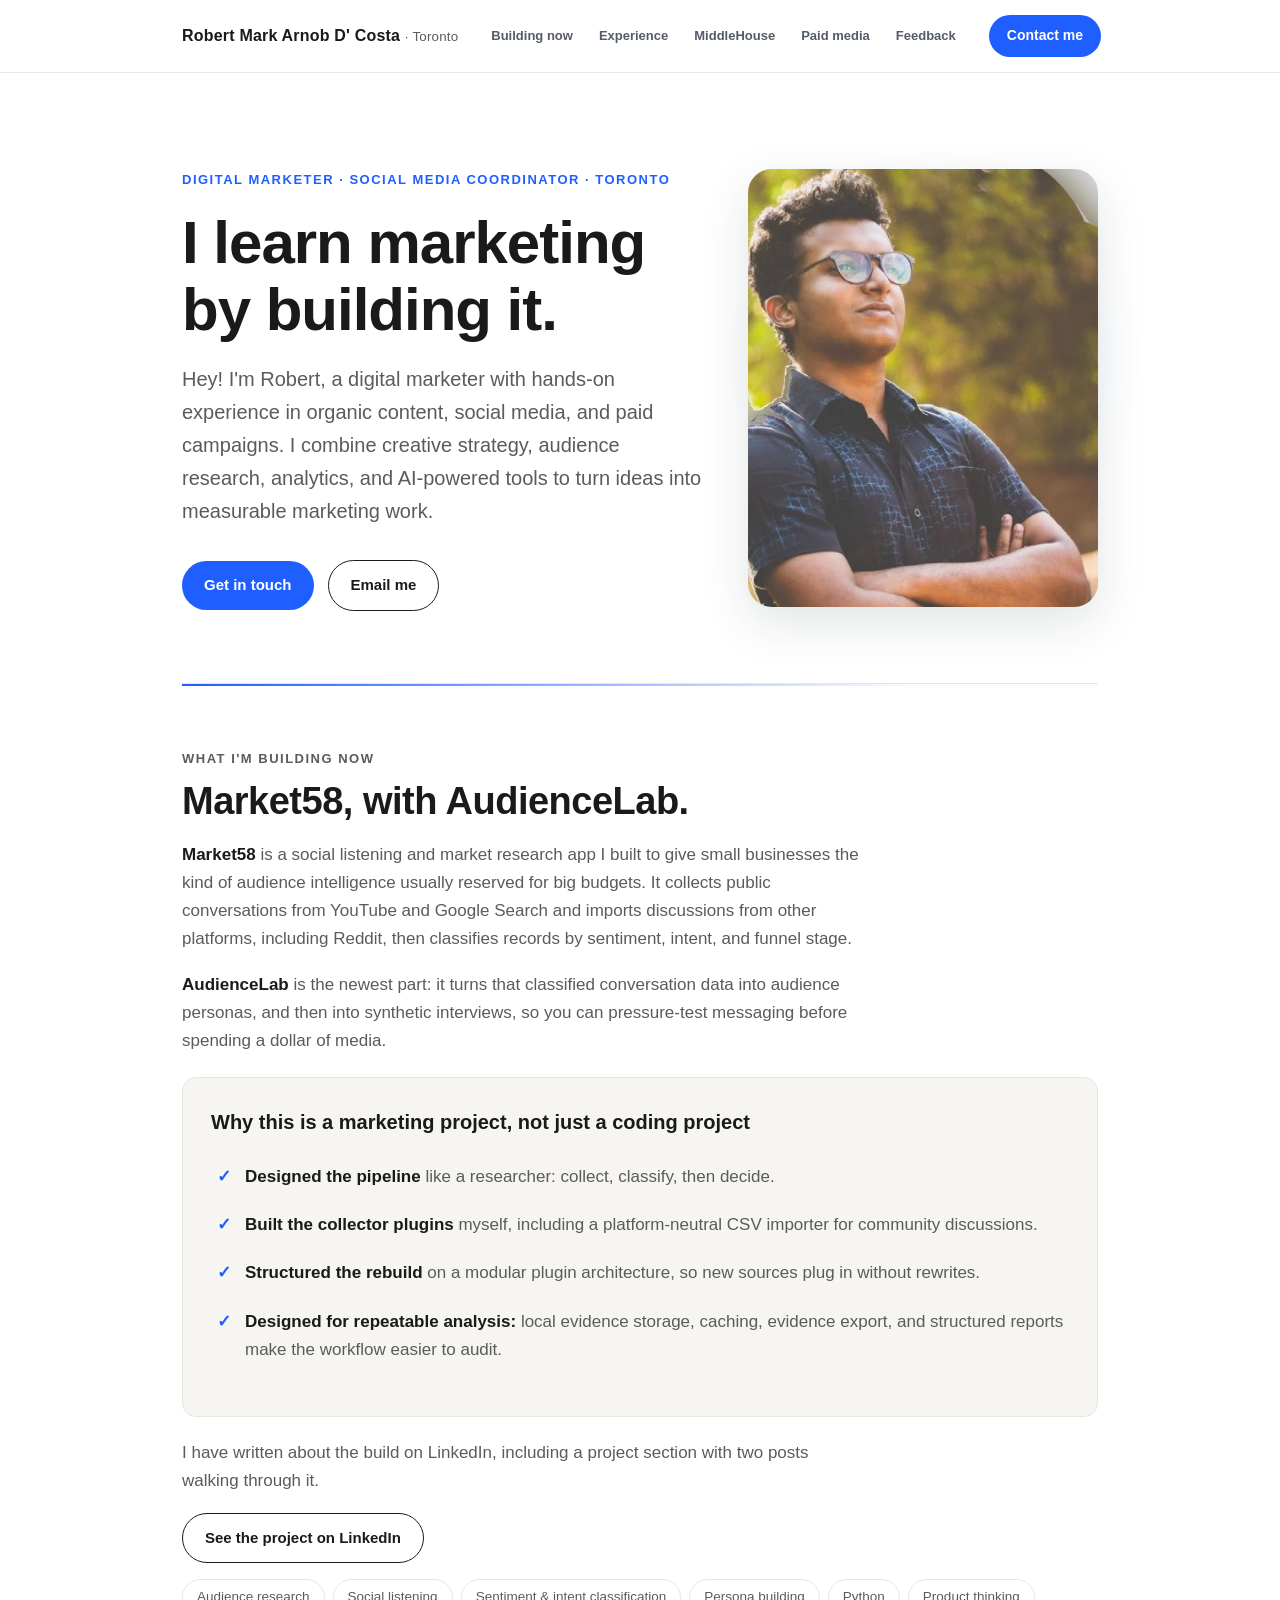
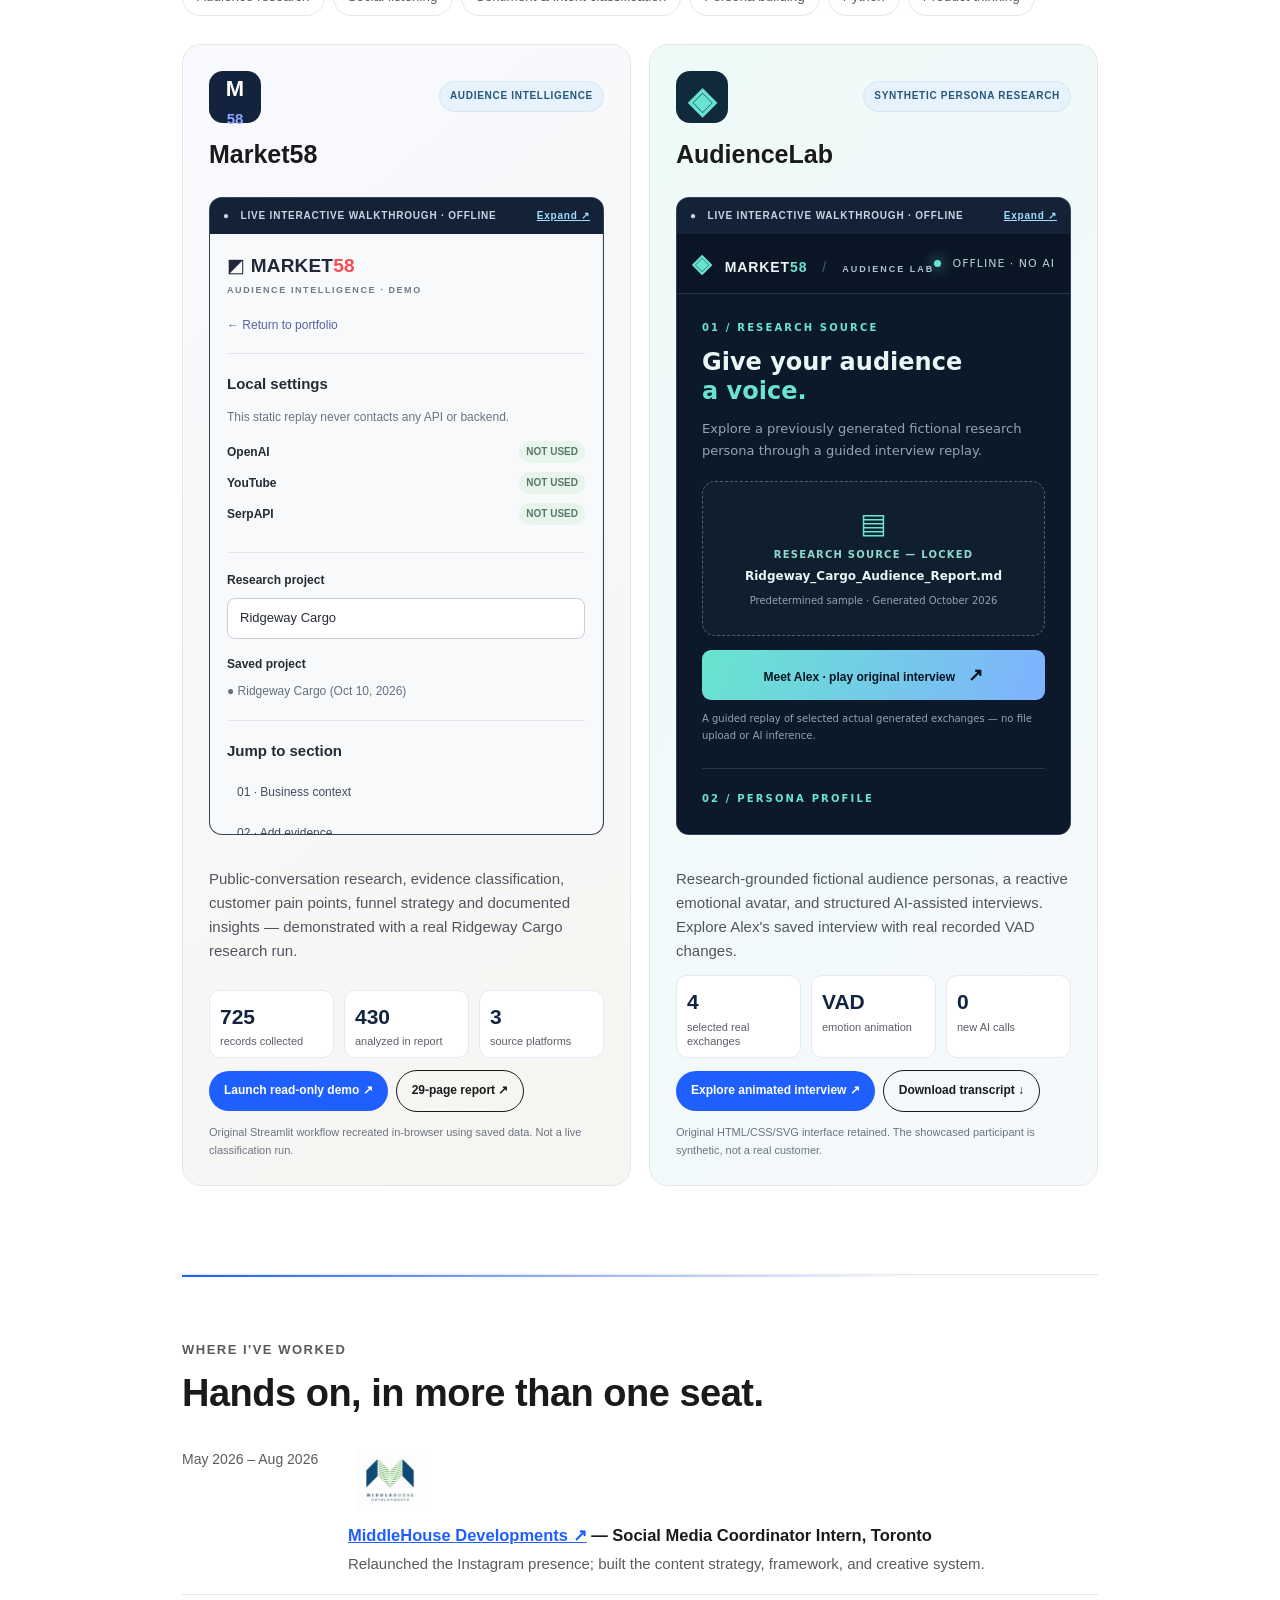
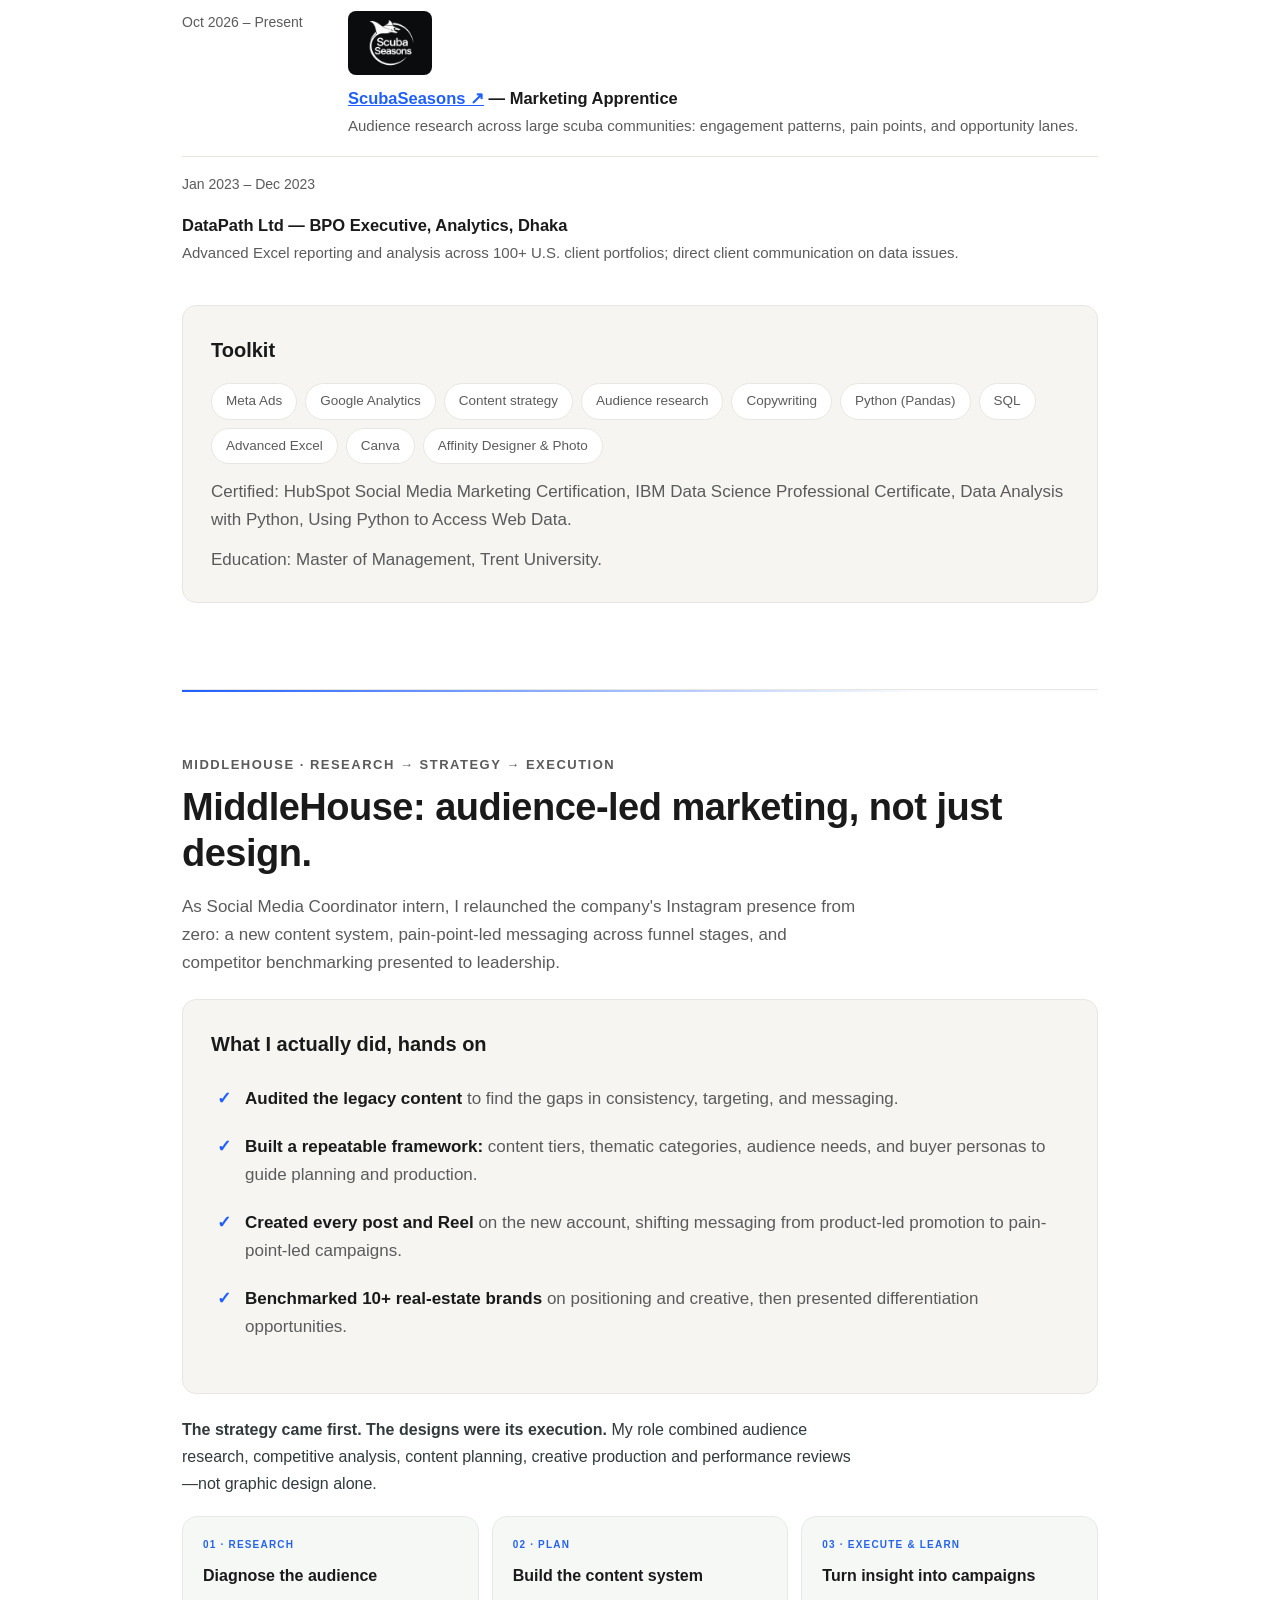
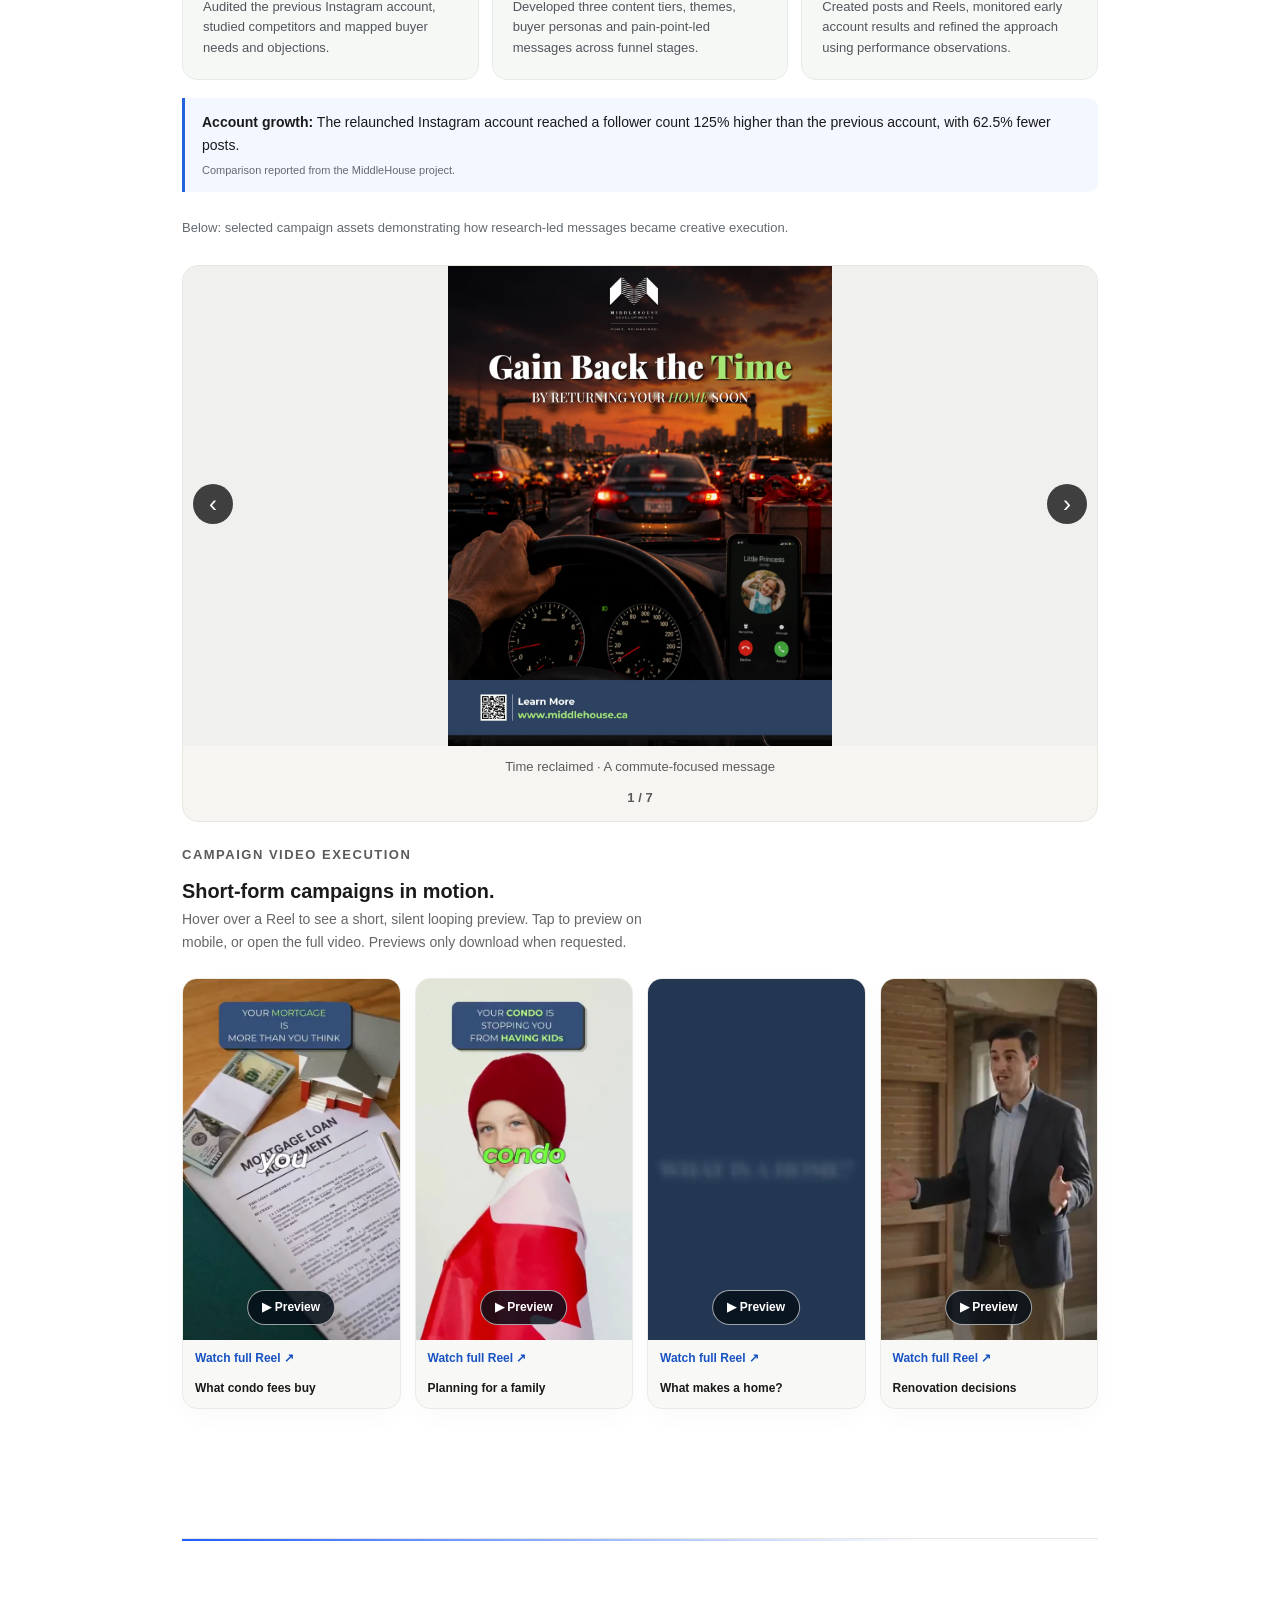
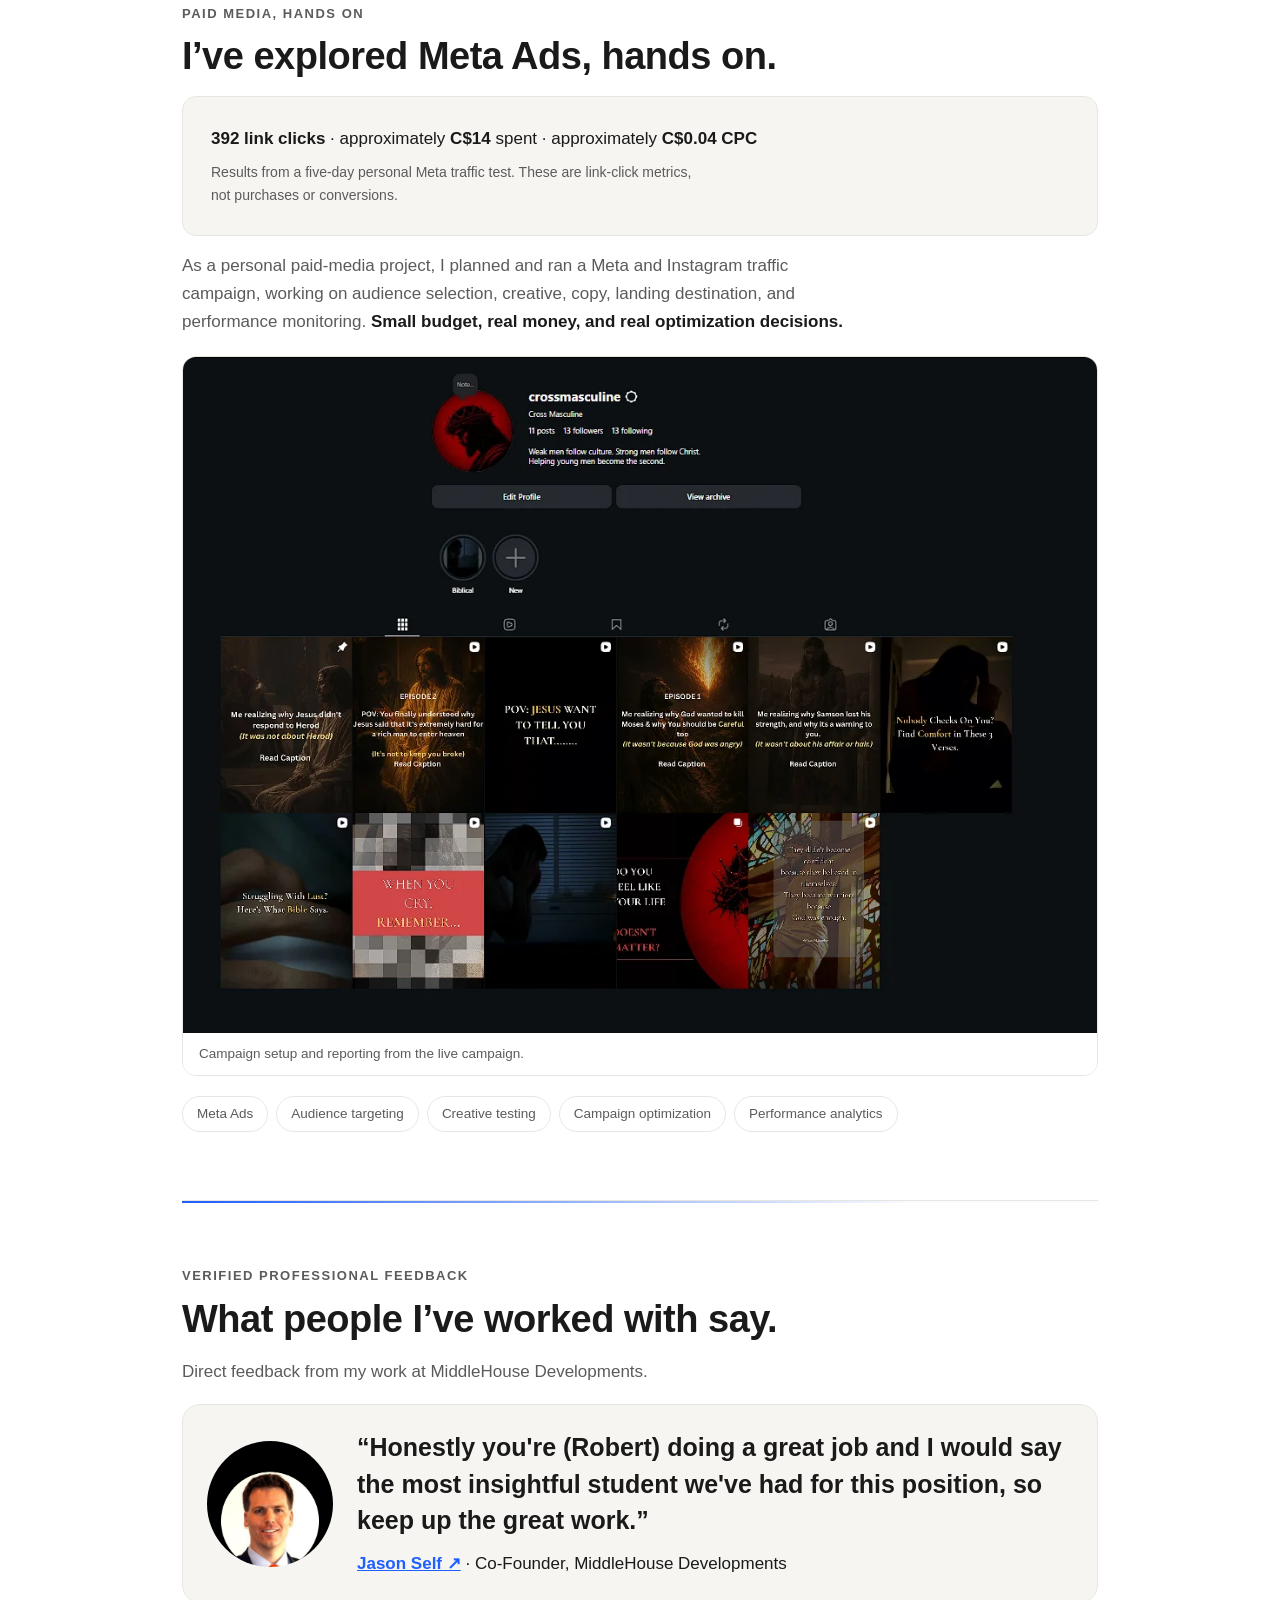
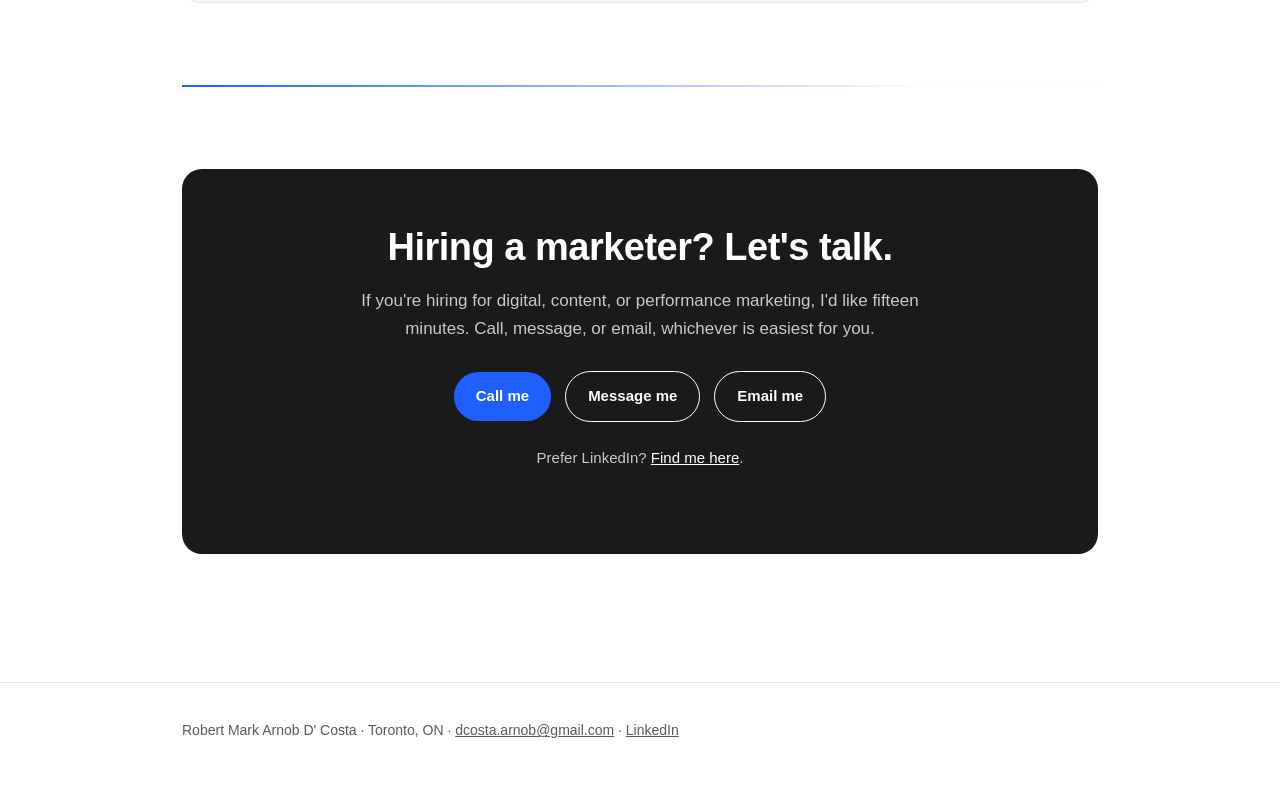
<file: hire-me/index.html>
<!DOCTYPE html>
<html lang="en">
<head>
<meta charset="UTF-8">
<meta name="viewport" content="width=device-width, initial-scale=1.0">
<title>Hire Robert Mark Arnob D' Costa — Digital Marketer & Social Media Coordinator in Toronto</title>
<meta name="description" content="Hiring a Digital Marketer or Social Media Coordinator in Toronto? Robert Mark Arnob D' Costa runs real campaigns, builds real tools like Market58, and does real audience research. Hands-on proof, then a call.">
<!-- TODO: paste your GA4 measurement ID below and uncomment to enable conversion tracking.
<script async src="https://www.googletagmanager.com/gtag/js?id=G-XXXXXXX"></script>
<script>
window.dataLayer = window.dataLayer || [];
function gtag(){dataLayer.push(arguments);}
gtag('js', new Date());
gtag('config', 'G-XXXXXXX');
</script>
-->
<style>
  :root{
    --ink:#1a1a1a; --muted:#5b5b5b; --paper:#ffffff; --wash:#f6f5f1;
    --accent:#1f5eff; --accent-ink:#ffffff; --line:#e8e6e0; --radius:14px;
  }
  *{box-sizing:border-box; margin:0; padding:0;}
  html{scroll-behavior:smooth;}
  body{
    font-family:-apple-system,BlinkMacSystemFont,"Segoe UI",Inter,Roboto,"Helvetica Neue",Arial,sans-serif;
    color:var(--ink); background:var(--paper); line-height:1.65; font-size:17px;
    -webkit-font-smoothing:antialiased;
  }
  .wrap{max-width:960px; margin:0 auto; padding:0 22px;}
  /* Sticky mini nav: name + one CTA, no leaky menu */
  .nav{position:sticky; top:0; z-index:50; background:rgba(255,255,255,.94); backdrop-filter:blur(8px); border-bottom:1px solid var(--line);}
  .nav .wrap{display:flex; align-items:center; justify-content:space-between; padding-top:12px; padding-bottom:12px;}
  .brand{font-weight:700; font-size:16px; letter-spacing:.2px; text-decoration:none; color:var(--ink);}
  .brand small{font-weight:400; color:var(--muted);}
  .btn{display:inline-block; background:var(--accent); color:var(--accent-ink); text-decoration:none;
    padding:12px 22px; border-radius:999px; font-weight:600; font-size:15px; border:0; cursor:pointer;}
  .btn:hover{filter:brightness(.93);}
  .btn.ghost{background:transparent; color:var(--ink); border:1.5px solid var(--ink);}
  .btn.ghost:hover{background:var(--ink); color:#fff;}
  .btn.small{padding:9px 18px; font-size:14px;}
  /* Hero */
  .hero{padding:84px 0 64px;}
  .eyebrow{display:inline-block; font-size:13px; font-weight:700; letter-spacing:1.5px; text-transform:uppercase;
    color:var(--accent); margin-bottom:18px;}
  h1{font-size:clamp(38px,6vw,60px); line-height:1.12; letter-spacing:-1px; margin-bottom:20px;}
  .lede{font-size:20px; color:var(--muted); max-width:640px; margin-bottom:32px;}
  .cta-row{display:flex; gap:14px; flex-wrap:wrap; align-items:center;}
  .hero-grid{display:grid; grid-template-columns:1fr; gap:40px; align-items:center;}
  .hero img{width:100%; max-width:340px; border-radius:var(--radius); display:block;}
  @media(min-width:760px){ .hero-grid{grid-template-columns:1.5fr 1fr;} }
  /* Sections */
  section.block{padding:64px 0; border-top:1px solid var(--line);}
  .kicker{font-size:13px; font-weight:700; letter-spacing:1.5px; text-transform:uppercase; color:var(--muted); margin-bottom:10px;}
  h2{font-size:clamp(28px,4vw,38px); letter-spacing:-.5px; line-height:1.2; margin-bottom:16px;}
  .body-copy{color:var(--muted); max-width:680px; margin-bottom:18px;}
  .body-copy strong{color:var(--ink);}
  .card{background:var(--wash); border:1px solid var(--line); border-radius:var(--radius); padding:28px; margin:22px 0;}
  .card h3{font-size:20px; margin-bottom:10px;}
  .card p{color:var(--muted); margin-bottom:12px;}
  .card p:last-child{margin-bottom:0;}
  .tag-list{display:flex; flex-wrap:wrap; gap:8px; margin:16px 0 4px; list-style:none;}
  .tag-list li{background:#fff; border:1px solid var(--line); border-radius:999px; padding:6px 14px; font-size:13.5px; color:var(--muted);}
  .media{margin:20px 0; border-radius:var(--radius); overflow:hidden; border:1px solid var(--line);}
  .media img{width:100%; display:block;}
  .media figcaption{font-size:13.5px; color:var(--muted); padding:10px 16px; background:#fff;}
  .two-col{display:grid; grid-template-columns:1fr; gap:22px;}
  @media(min-width:760px){ .two-col{grid-template-columns:1fr 1fr;} }
  .checklist{list-style:none; margin:14px 0;}
  .checklist li{padding:10px 0 10px 34px; position:relative; color:var(--muted);}
  .checklist li strong{color:var(--ink);}
  .checklist li::before{content:"✓"; position:absolute; left:6px; top:10px; color:var(--accent); font-weight:700;}
  /* Timeline */
  .timeline{list-style:none; margin-top:8px;}
  .timeline li{padding:16px 0; border-bottom:1px solid var(--line); display:flex; gap:16px; flex-wrap:wrap;}
  .timeline li:last-child{border-bottom:0;}
  .timeline .when{flex:0 0 150px; font-size:14px; color:var(--muted);}
  .timeline .what strong{display:block; font-size:16.5px;}
  .timeline .what span{color:var(--muted); font-size:15px;}
  /* Final CTA */
  .final{background:var(--ink); color:#fff; border-radius:20px; padding:56px 40px; text-align:center; margin:64px 0;}
  .final h2{color:#fff;}
  .final p{color:#c9c9c9; max-width:560px; margin:0 auto 28px;}
  .final .btn.ghost{border-color:#fff; color:#fff;}
  .final .btn.ghost:hover{background:#fff; color:var(--ink);}
  footer{padding:36px 0 48px; color:var(--muted); font-size:14px; border-top:1px solid var(--line);}
  footer a{color:var(--muted);}
  a{color:var(--accent);}
</style>

<style>
.proof-card{display:grid;grid-template-columns:90px 1fr;gap:20px;align-items:start;background:#f6f5f1;border:1px solid #e8e6e0;border-radius:18px;padding:24px;margin:18px 0}
.proof-avatar{width:82px;height:82px;object-fit:cover;object-position:center 47%;border-radius:50%}
.proof-card blockquote{font-size:clamp(19px,3vw,25px);font-weight:650;line-height:1.45;margin:0 0 12px}
.proof-card a,.work-brand a{color:#1f5eff}
.proof-note{font-size:13px;color:#5b5b5b}
.work-brand{display:flex;align-items:center;gap:12px;margin:12px 0}
.work-logo{width:54px;height:54px;border-radius:12px;background:#eef2ff;color:#1a3672;display:grid;place-items:center;font-weight:800;font-size:13px;letter-spacing:-.6px;border:1px solid #dde4f1;flex-shrink:0}
.work-logo.scuba{background:#e7f7ff;color:#006e9c;font-size:20px}
.carousel{position:relative;margin:22px 0;background:#f6f5f1;border:1px solid #e8e6e0;border-radius:16px;overflow:hidden}
.carousel-track{display:flex;overflow-x:auto;scroll-snap-type:x mandatory;scrollbar-width:none}
.carousel-track::-webkit-scrollbar{display:none}
.carousel-slide{flex:0 0 100%;scroll-snap-align:start;margin:0}
.carousel-slide img{display:block;width:100%;height:clamp(240px,48vw,480px);object-fit:contain;background:#eeece7}
.carousel-slide figcaption{font-size:13px;color:#5b5b5b;padding:10px 60px;text-align:center}
.carousel-arrow{position:absolute;top:43%;transform:translateY(-50%);border:0;background:rgba(25,25,25,.82);color:white;border-radius:50%;width:40px;height:40px;cursor:pointer;font-size:24px;z-index:2}
.carousel-prev{left:10px}.carousel-next{right:10px}
.carousel-count{text-align:center;padding:0 0 12px;color:#5b5b5b;font-size:13px}
@media(max-width:540px){.proof-card{grid-template-columns:1fr}.proof-avatar{width:70px;height:70px}}
</style>

<style>
.product-grid{display:grid;grid-template-columns:repeat(2,minmax(0,1fr));gap:18px;margin:24px 0}
.product-card{padding:26px;border:1px solid #e8e6e0;background:linear-gradient(140deg,#f9faff,#f6f5f1);border-radius:19px;display:flex;flex-direction:column;gap:12px;min-width:0}
.product-card.lab-card{background:linear-gradient(130deg,#eefaf8,#f5f9fc)}
.product-top,.product-numbers,.product-actions{display:flex;gap:10px;align-items:center;flex-wrap:wrap}
.product-top{justify-content:space-between}.product-icon{display:grid;place-items:center;width:52px;height:52px;border-radius:14px;background:#14233d;color:white;font-weight:800;font-size:22px}.product-icon span{color:#8ca7ff;font-size:15px}.product-icon.lab-icon{background:#102a3b;color:#68e4d0;font-size:36px}
.product-preview{width:100%;height:190px;object-fit:cover;object-position:center;border:1px solid #dce4ef;border-radius:10px;background:#eef3f8}.product-card h3{font-size:25px;line-height:1.2;margin:4px 0 0}.product-card>p{font-size:15px;color:#51555f;line-height:1.6}
.labelchip{font-size:10px;letter-spacing:.7px;font-weight:750;color:#275778;background:#e6f2fc;border:1px solid #d5e5f2;border-radius:20px;padding:6px 10px}
.product-numbers{margin-top:auto;align-items:stretch}.product-numbers span{flex:1;min-width:80px;border-radius:11px;background:#fff;border:1px solid #e6e9ef;padding:9px 10px;display:flex;flex-direction:column}
.product-numbers strong{font-size:21px;color:#122540}.product-numbers small{font-size:11px;color:#5b6068;line-height:1.3}
.product-actions{gap:8px}.product-actions .btn{font-size:12px;padding:10px 15px}.product-actions .btn.ghost{background:transparent}
.product-card p.product-foot{font-size:11px;color:#6b7480;margin:0}
@media(max-width:760px){.product-grid{grid-template-columns:1fr}.product-card{padding:22px}.product-actions .btn{flex:1;text-align:center}}
</style><style>
.proof-card{display:grid;grid-template-columns:90px 1fr;gap:20px;align-items:start;background:#f6f5f1;border:1px solid #e8e6e0;border-radius:18px;padding:24px;margin:18px 0}
.proof-avatar{width:82px;height:82px;object-fit:cover;object-position:center 47%;border-radius:50%}
.proof-card blockquote{font-size:clamp(19px,3vw,25px);font-weight:650;line-height:1.45;margin:0 0 12px}
.proof-card a,.work-brand a{color:#1f5eff}
.proof-note{font-size:13px;color:#5b5b5b}
.work-brand{display:flex;align-items:center;gap:12px;margin:12px 0}
.work-logo{width:54px;height:54px;border-radius:12px;background:#eef2ff;color:#1a3672;display:grid;place-items:center;font-weight:800;font-size:13px;letter-spacing:-.6px;border:1px solid #dde4f1;flex-shrink:0}
.work-logo.scuba{background:#e7f7ff;color:#006e9c;font-size:20px}
.carousel{position:relative;margin:22px 0;background:#f6f5f1;border:1px solid #e8e6e0;border-radius:16px;overflow:hidden}
.carousel-track{display:flex;overflow-x:auto;scroll-snap-type:x mandatory;scrollbar-width:none}
.carousel-track::-webkit-scrollbar{display:none}
.carousel-slide{flex:0 0 100%;scroll-snap-align:start;margin:0}
.carousel-slide img{display:block;width:100%;height:clamp(240px,48vw,480px);object-fit:contain;background:#eeece7}
.carousel-slide figcaption{font-size:13px;color:#5b5b5b;padding:10px 60px;text-align:center}
.carousel-arrow{position:absolute;top:43%;transform:translateY(-50%);border:0;background:rgba(25,25,25,.82);color:white;border-radius:50%;width:40px;height:40px;cursor:pointer;font-size:24px;z-index:2}
.carousel-prev{left:10px}.carousel-next{right:10px}
.carousel-count{text-align:center;padding:0 0 12px;color:#5b5b5b;font-size:13px}
@media(max-width:540px){.proof-card{grid-template-columns:1fr}.proof-avatar{width:70px;height:70px}}
</style><style>
/* Embedded product walkthroughs */
.interactive-demo-shell{margin:16px 0 20px;border:1px solid rgba(125,149,180,.36);border-radius:13px;overflow:hidden;background:#0d1422;width:100%;min-width:0}
.interactive-demo-bar{display:flex;align-items:center;justify-content:space-between;gap:10px;padding:10px 13px;color:#cbd5e1;background:#142237;font-size:10px;letter-spacing:.08em;font-weight:700}
.interactive-demo-bar a{color:#9fddff;text-decoration:underline;white-space:nowrap}
.interactive-demo-frame{display:block;width:100%;height:600px;border:0;background:#101928}
@media(max-width:800px){.product-grid{grid-template-columns:minmax(0,1fr)!important}.interactive-demo-frame{height:560px}.interactive-demo-bar{font-size:9px;letter-spacing:0}}
</style><style>
.company-logo{width:84px;height:64px;object-fit:contain;display:block;margin:0 0 10px;border-radius:8px}
.company-logo.scuba{background:#0a0c0e;padding:6px;box-sizing:border-box}
.company-logo.middlehouse{background:#fff}
.proof-card{grid-template-columns:130px 1fr!important;align-items:center!important}
.proof-avatar{width:126px!important;height:126px!important;object-fit:cover!important;object-position:center center!important;border-radius:50%;background:#fff}
@media(max-width:560px){.proof-card{grid-template-columns:1fr!important}.proof-avatar{width:112px!important;height:112px!important}}
</style><style>.merged-demo-grid{margin-top:28px}.merged-demo-grid .product-grid{margin-top:0}</style><link rel="stylesheet" href="../motion.css">
<style>
/* Clean rectangular portrait: original face and upper body remain visible. */
.hero-photo-wrap{width:100%;max-width:380px;justify-self:center;align-self:center;overflow:hidden;border-radius:24px;background:#e5e9e6;box-shadow:0 16px 48px rgba(17,30,30,.12)}
.hero-photo-wrap img{display:block!important;width:100%!important;max-width:none!important;height:auto!important;aspect-ratio:4/5;object-fit:cover!important;object-position:center 32%;border-radius:0!important}
@media(max-width:759px){.hero-photo-wrap{max-width:310px;margin:0 auto}}
</style><link rel="stylesheet" href="../heritage-gallery.css">
<link rel="stylesheet" href="../strategy-reels.css"></head>
<body>

<header class="nav">
  <div class="wrap nav-inner">
    <a class="brand" href="#top" aria-label="Robert Mark Arnob D' Costa — back to top">Robert Mark Arnob D' Costa <small>· Toronto</small></a>
    <nav class="nav-links" aria-label="Portfolio sections">
      <a href="#ai-projects">Building now</a>
      <a href="#experience">Experience</a>
      <a href="#middlehouse">MiddleHouse</a>
      <a href="#paid">Paid media</a>
      <a href="#proof">Feedback</a>
    </nav>
    <a class="btn small nav-action" href="#talk">Contact me</a>
  </div>
</header>
<div class="scroll-progress" aria-hidden="true"></div>

<main id="top">
  <div class="wrap">

    <!-- HERO -->
    <div class="hero">
      <div class="hero-grid">
        <div>
          <span class="eyebrow">Digital Marketer · Social Media Coordinator · Toronto</span>
          <h1>I learn marketing by building it.</h1>
          <p class="lede">Hey! I'm Robert, a digital marketer with hands-on experience in organic content, social media, and paid campaigns. I combine creative strategy, audience research, analytics, and AI-powered tools to turn ideas into measurable marketing work.</p>
          <div class="cta-row">
            <a class="btn" href="#talk">Get in touch</a>
            <a class="btn ghost" href="mailto:dcosta.arnob@gmail.com?subject=Intro%20call%20—%20marketing%20role">Email me</a>
          </div>
        </div>
        <div class="hero-photo-wrap">
          <img src="../images/profile-framed.webp" fetchpriority="high" decoding="async" alt="Portrait of Robert Mark Arnob D' Costa">
        </div>
      </div>
    </div>

    <!-- MARKET58 + AUDIENCELAB: SINGLE MERGED PROJECT -->
<section class="block" id="ai-projects">
      <p class="kicker">What I'm building now</p>
      <h2>Market58, with AudienceLab.</h2>
      <p class="body-copy"><strong>Market58</strong> is a social listening and market research app I built to give small businesses the kind of audience intelligence usually reserved for big budgets. It collects public conversations from YouTube and Google Search and imports discussions from other platforms, including Reddit, then classifies records by sentiment, intent, and funnel stage.</p>
      <p class="body-copy"><strong>AudienceLab</strong> is the newest part: it turns that classified conversation data into audience personas, and then into synthetic interviews, so you can pressure-test messaging before spending a dollar of media.</p>
      <div class="card">
        <h3>Why this is a marketing project, not just a coding project</h3>
        <ul class="checklist">
          <li><strong>Designed the pipeline</strong> like a researcher: collect, classify, then decide.</li>
          <li><strong>Built the collector plugins</strong> myself, including a platform-neutral CSV importer for community discussions.</li>
          <li><strong>Structured the rebuild</strong> on a modular plugin architecture, so new sources plug in without rewrites.</li>
          <li><strong>Designed for repeatable analysis:</strong> local evidence storage, caching, evidence export, and structured reports make the workflow easier to audit.</li>
        </ul>
      </div>
      <p class="body-copy">I have written about the build on LinkedIn, including a project section with two posts walking through it.</p>
      <div class="cta-row">
        
        <a class="btn ghost" href="https://www.linkedin.com/in/rmadc" target="_blank" rel="noopener noreferrer">See the project on LinkedIn</a>
      </div>
      <ul class="tag-list">
        <li>Audience research</li><li>Social listening</li><li>Sentiment &amp; intent classification</li>
        <li>Persona building</li><li>Python</li><li>Product thinking</li>
      </ul>
    
<div class="merged-demo-grid" aria-label="Interactive Market58 and AudienceLab walkthroughs">
<div class="product-grid">
 <article class="product-card market-card"><div class="product-top"><div class="product-icon">M<span>58</span></div><span class="labelchip">AUDIENCE INTELLIGENCE</span></div>
 <h3>Market58</h3><div class="interactive-demo-shell"><div class="interactive-demo-bar"><span>● &nbsp; LIVE INTERACTIVE WALKTHROUGH · OFFLINE</span><a href="../demos/market58/" target="_blank" rel="noopener noreferrer">Expand ↗</a></div><iframe class="interactive-demo-frame" src="../demos/market58/" title="Interactive market58 offline demo" loading="lazy" allow="fullscreen"></iframe></div><p>Public-conversation research, evidence classification, customer pain points, funnel strategy and documented insights — demonstrated with a real Ridgeway Cargo research run.</p>
 <div class="product-numbers"><span><strong>725</strong><small>records collected</small></span><span><strong>430</strong><small>analyzed in report</small></span><span><strong>3</strong><small>source platforms</small></span></div>
 <div class="product-actions"><a class="btn" href="../demos/market58/" target="_blank" rel="noopener noreferrer">Launch read-only demo ↗</a><a class="btn ghost" href="../downloads/Market58_Ridgeway_Cargo_Report.pdf" target="_blank" rel="noopener noreferrer">29-page report ↗</a></div>
 <p class="product-foot">Original Streamlit workflow recreated in-browser using saved data. Not a live classification run.</p>
 </article>
 <article class="product-card lab-card"><div class="product-top"><div class="product-icon lab-icon">◈</div><span class="labelchip">SYNTHETIC PERSONA RESEARCH</span></div>
 <h3>AudienceLab</h3><div class="interactive-demo-shell"><div class="interactive-demo-bar"><span>● &nbsp; LIVE INTERACTIVE WALKTHROUGH · OFFLINE</span><a href="../demos/audiencelab/" target="_blank" rel="noopener noreferrer">Expand ↗</a></div><iframe class="interactive-demo-frame" src="../demos/audiencelab/" title="Interactive audiencelab offline demo" loading="lazy" allow="fullscreen"></iframe></div><p>Research-grounded fictional audience personas, a reactive emotional avatar, and structured AI-assisted interviews. Explore Alex's saved interview with real recorded VAD changes.</p>
 <div class="product-numbers"><span><strong>4</strong><small>selected real exchanges</small></span><span><strong>VAD</strong><small>emotion animation</small></span><span><strong>0</strong><small>new AI calls</small></span></div>
 <div class="product-actions"><a class="btn" href="../demos/audiencelab/" target="_blank" rel="noopener noreferrer">Explore animated interview ↗</a><a class="btn ghost" href="../downloads/AudienceLab_Selected_Interview.json" download target="_blank" rel="noopener noreferrer">Download transcript ↓</a></div>
 <p class="product-foot">Original HTML/CSS/SVG interface retained. The showcased participant is synthetic, not a real customer.</p>
 </article>
</div>
</div>
</section>

<section class="block" id="experience">
      <p class="kicker">Where I've worked</p>
      <h2>Hands on, in more than one seat.</h2>
      <ul class="timeline">
        
        <li>
          <div class="when">May 2026 – Aug 2026</div>
          <div class="what"><img class="company-logo middlehouse" src="../images/middlehouse-logo.webp" alt="MiddleHouse Developments logo" loading="lazy"><strong><a href="https://www.middlehouse.ca/" target="_blank" rel="noopener noreferrer">MiddleHouse Developments ↗</a> — Social Media Coordinator Intern, Toronto</strong><span>Relaunched the Instagram presence; built the content strategy, framework, and creative system.</span></div>
        </li>
        <li>
          <div class="when">Oct 2026 – Present</div>
          <div class="what"><img class="company-logo scuba" src="../images/scubaseasons-logo.webp" alt="ScubaSeasons logo" loading="lazy"><strong><a href="https://scubaseasons.com/" target="_blank" rel="noopener noreferrer">ScubaSeasons ↗</a> — Marketing Apprentice</strong><span>Audience research across large scuba communities: engagement patterns, pain points, and opportunity lanes.</span></div>
        </li>
        <li>
          <div class="when">Jan 2023 – Dec 2023</div>
          <div class="what"><strong>DataPath Ltd — BPO Executive, Analytics, Dhaka</strong><span>Advanced Excel reporting and analysis across 100+ U.S. client portfolios; direct client communication on data issues.</span></div>
        </li>
      </ul>
      <div class="card">
        <h3>Toolkit</h3>
        <ul class="tag-list">
          <li>Meta Ads</li><li>Google Analytics</li><li>Content strategy</li><li>Audience research</li>
          <li>Copywriting</li><li>Python (Pandas)</li><li>SQL</li><li>Advanced Excel</li>
          <li>Canva</li><li>Affinity Designer &amp; Photo</li>
        </ul>
        <p style="margin-top:14px;">Certified: HubSpot Social Media Marketing Certification, IBM Data Science Professional Certificate, Data Analysis with Python, Using Python to Access Web Data.</p>
        <p>Education: Master of Management, Trent University.</p>
      </div>
    </section>

<section class="block" id="middlehouse">
      <p class="kicker">MiddleHouse · Research → Strategy → Execution</p>
      <h2>MiddleHouse: audience-led marketing, not just design.</h2>
      <p class="body-copy">As Social Media Coordinator intern, I relaunched the company's Instagram presence from zero: a new content system, pain-point-led messaging across funnel stages, and competitor benchmarking presented to leadership.</p>
      <div class="card">
        <h3>What I actually did, hands on</h3>
        <ul class="checklist">
          <li><strong>Audited the legacy content</strong> to find the gaps in consistency, targeting, and messaging.</li>
          <li><strong>Built a repeatable framework:</strong> content tiers, thematic categories, audience needs, and buyer personas to guide planning and production.</li>
          <li><strong>Created every post and Reel</strong> on the new account, shifting messaging from product-led promotion to pain-point-led campaigns.</li>
          <li><strong>Benchmarked 10+ real-estate brands</strong> on positioning and creative, then presented differentiation opportunities.</li>
        </ul>
      </div>
      <div class="strategy-case-study">
  <p class="strategy-lead"><strong>The strategy came first. The designs were its execution.</strong> My role combined audience research, competitive analysis, content planning, creative production and performance reviews—not graphic design alone.</p>
  <div class="strategy-grid">
    <div class="strategy-step"><span>01 · RESEARCH</span><strong>Diagnose the audience</strong><p>Audited the previous Instagram account, studied competitors and mapped buyer needs and objections.</p></div>
    <div class="strategy-step"><span>02 · PLAN</span><strong>Build the content system</strong><p>Developed three content tiers, themes, buyer personas and pain-point-led messages across funnel stages.</p></div>
    <div class="strategy-step"><span>03 · EXECUTE &amp; LEARN</span><strong>Turn insight into campaigns</strong><p>Created posts and Reels, monitored early account results and refined the approach using performance observations.</p></div>
  </div>
  <p class="strategy-result"><strong>Account growth:</strong> The relaunched Instagram account reached a follower count 125% higher than the previous account, with 62.5% fewer posts. <small>Comparison reported from the MiddleHouse project.</small></p>
  <p class="strategy-caption">Below: selected campaign assets demonstrating how research-led messages became creative execution.</p>
</div>
<div class="carousel heritage-gallery" aria-label="MiddleHouse original campaign images">
<button class="carousel-arrow carousel-prev" aria-label="Previous project image" type="button">‹</button>
<div class="carousel-track">
<figure class="carousel-slide"><img loading="lazy" src="../assets/images/middlehouse-traffic.webp" alt="MiddleHouse Developments creative: Time reclaimed"><figcaption>Time reclaimed · A commute-focused message</figcaption></figure>
<figure class="carousel-slide"><img loading="lazy" src="../assets/images/middlehouse-walking.webp" alt="MiddleHouse Developments creative: Walking home"><figcaption>Walking home · A lifestyle-driven visual</figcaption></figure>
<figure class="carousel-slide"><img loading="lazy" src="../assets/images/middlehouse-mortgage.webp" alt="MiddleHouse Developments creative: Mortgage decisions"><figcaption>Mortgage decisions · A value-focused campaign</figcaption></figure>
<figure class="carousel-slide"><img loading="lazy" src="../assets/images/middlehouse-space.webp" alt="MiddleHouse Developments creative: Space to grow"><figcaption>Space to grow · A household pain point</figcaption></figure>
<figure class="carousel-slide"><img loading="lazy" src="../assets/images/middlehouse-front-door.webp" alt="MiddleHouse Developments creative: Family & home"><figcaption>Family & home · An aspirational campaign</figcaption></figure>
<figure class="carousel-slide"><img loading="lazy" src="../assets/images/middlehouse-gym.webp" alt="MiddleHouse Developments creative: Daily convenience"><figcaption>Daily convenience · A feature-to-benefit message</figcaption></figure>
<figure class="carousel-slide"><img loading="lazy" src="../assets/images/middlehouse-paint.webp" alt="MiddleHouse Developments creative: Make it yours"><figcaption>Make it yours · A customization-oriented visual</figcaption></figure>
</div><button class="carousel-arrow carousel-next" aria-label="Next project image" type="button">›</button>
<div class="carousel-count" aria-live="polite">1 / 7</div></div>
<div class="reels-block"><p class="kicker">Campaign video execution</p><h3>Short-form campaigns in motion.</h3><p class="heritage-intro">Hover over a Reel to see a short, silent looping preview. Tap to preview on mobile, or open the full video. Previews only download when requested.</p><div class="reel-grid"><figure class="reel"><div class="reel-media"><video muted loop playsinline preload="none" poster="../assets/images/poster-condo-fees.webp" data-preview="../previews/condo-fees-preview.mp4" aria-label="MiddleHouse Reel: What condo fees buy: silent preview"></video><button class="reel-preview-button" type="button" aria-label="Play or pause MiddleHouse Reel: What condo fees buy preview">▶ Preview</button></div><a class="reel-full-link" href="../assets/videos/middlehouse-condo-fees.mp4" target="_blank" rel="noopener noreferrer">Watch full Reel ↗</a><figcaption>What condo fees buy</figcaption></figure>
<figure class="reel"><div class="reel-media"><video muted loop playsinline preload="none" poster="../assets/images/poster-having-kids.webp" data-preview="../previews/having-kids-preview.mp4" aria-label="MiddleHouse Reel: Planning for a family: silent preview"></video><button class="reel-preview-button" type="button" aria-label="Play or pause MiddleHouse Reel: Planning for a family preview">▶ Preview</button></div><a class="reel-full-link" href="../assets/videos/middlehouse-having-kids.mp4" target="_blank" rel="noopener noreferrer">Watch full Reel ↗</a><figcaption>Planning for a family</figcaption></figure>
<figure class="reel"><div class="reel-media"><video muted loop playsinline preload="none" poster="../assets/images/poster-what-is-home.webp" data-preview="../previews/what-is-home-preview.mp4" aria-label="MiddleHouse Reel: What makes a home?: silent preview"></video><button class="reel-preview-button" type="button" aria-label="Play or pause MiddleHouse Reel: What makes a home? preview">▶ Preview</button></div><a class="reel-full-link" href="../assets/videos/middlehouse-what-is-home.mp4" target="_blank" rel="noopener noreferrer">Watch full Reel ↗</a><figcaption>What makes a home?</figcaption></figure>
<figure class="reel"><div class="reel-media"><video muted loop playsinline preload="none" poster="../assets/images/poster-renovation.webp" data-preview="../previews/renovation-preview.mp4" aria-label="MiddleHouse Reel: Renovation decisions: silent preview"></video><button class="reel-preview-button" type="button" aria-label="Play or pause MiddleHouse Reel: Renovation decisions preview">▶ Preview</button></div><a class="reel-full-link" href="../assets/videos/middlehouse-renovation.mp4" target="_blank" rel="noopener noreferrer">Watch full Reel ↗</a><figcaption>Renovation decisions</figcaption></figure></div></div>
      <ul class="tag-list">
        <li>Content strategy</li><li>Social creative</li><li>Buyer personas</li><li>Competitive analysis</li><li>Copywriting</li>
      </ul>
    </section>

<section class="block" id="paid">
      <p class="kicker">Paid media, hands on</p>
      <h2>I’ve explored Meta Ads, hands on.</h2>
      <div class="card" style="margin:16px 0"><strong>392 link clicks</strong> · approximately <strong>C$14</strong> spent · approximately <strong>C$0.04 CPC</strong><p class="heritage-intro" style="margin:8px 0 0">Results from a five-day personal Meta traffic test. These are link-click metrics, not purchases or conversions.</p></div>
      <p class="body-copy">As a personal paid-media project, I planned and ran a Meta and Instagram traffic campaign, working on audience selection, creative, copy, landing destination, and performance monitoring. <strong>Small budget, real money, and real optimization decisions.</strong></p>
      <figure class="media">
        <img loading="lazy" decoding="async" src="../images/meta-instagram.webp" alt="Meta ads campaign evidence">
        <figcaption>Campaign setup and reporting from the live campaign.</figcaption>
      </figure>
      <ul class="tag-list">
        <li>Meta Ads</li><li>Audience targeting</li><li>Creative testing</li><li>Campaign optimization</li><li>Performance analytics</li>
      </ul>
    </section>

<section class="block" id="proof"><p class="kicker">Verified professional feedback</p><h2>What people I’ve worked with say.</h2>
<p class="body-copy">Direct feedback from my work at MiddleHouse Developments.</p>
<div class="proof-card"><img loading="lazy" decoding="async" class="proof-avatar" src="../images/jason-reference.jpg" alt="Jason Self portrait supplied for portfolio">
<div><blockquote>“Honestly you're (Robert) doing a great job and I would say the most insightful student we've had for this position, so keep up the great work.”</blockquote>
<p><strong><a href="https://www.linkedin.com/in/jason-h-self" target="_blank" rel="noopener noreferrer">Jason Self ↗</a></strong> · Co-Founder, MiddleHouse Developments</p>
</div></div>

</section>

<section class="block" id="talk" style="border-top:0; padding-top:20px;">
      <div class="final">
        <h2>Hiring a marketer? Let's talk.</h2>
        <p>If you're hiring for digital, content, or performance marketing, I'd like fifteen minutes. Call, message, or email, whichever is easiest for you.</p>
        <div class="cta-row" style="justify-content:center;">
          <a class="btn" href="tel:+16473555872">Call me</a>
          <a class="btn ghost" href="https://wa.me/16473555872" target="_blank" rel="noopener noreferrer">Message me</a>
          <a class="btn ghost" href="mailto:dcosta.arnob@gmail.com?subject=Intro%20call%20—%20marketing%20role">Email me</a>
        </div>
        <p style="margin-top:24px; font-size:15px;">Prefer LinkedIn? <a href="https://www.linkedin.com/in/rmadc" style="color:#fff; text-decoration:underline;" target="_blank" rel="noopener noreferrer">Find me here</a>.</p>
      </div>
    </section>

  </div>
</main>

<footer>
  <div class="wrap">
    Robert Mark Arnob D' Costa · Toronto, ON · <a href="mailto:dcosta.arnob@gmail.com">dcosta.arnob@gmail.com</a> · <a href="https://www.linkedin.com/in/rmadc" target="_blank" rel="noopener noreferrer">LinkedIn</a>
  </div>
</footer>

<script>
document.querySelectorAll('.carousel').forEach(carousel=>{
 const track=carousel.querySelector('.carousel-track'),slides=[...track.children],count=carousel.querySelector('.carousel-count');
 const go=delta=>{const idx=Math.round(track.scrollLeft/track.clientWidth);track.scrollTo({left:((idx+delta+slides.length)%slides.length)*track.clientWidth,behavior:'smooth'});};
 carousel.querySelector('.carousel-prev').addEventListener('click',()=>go(-1));
 carousel.querySelector('.carousel-next').addEventListener('click',()=>go(1));
 track.addEventListener('scroll',()=>{count.textContent=(Math.min(slides.length,Math.round(track.scrollLeft/track.clientWidth)+1))+' / '+slides.length},{passive:true});
});
</script><button class="to-top" type="button" title="Back to top" aria-label="Back to top" aria-hidden="true" tabindex="-1">↑</button>
<script src="../motion.js" defer></script>
<script defer src="../reel-previews.js"></script></body>
</html>
</file>
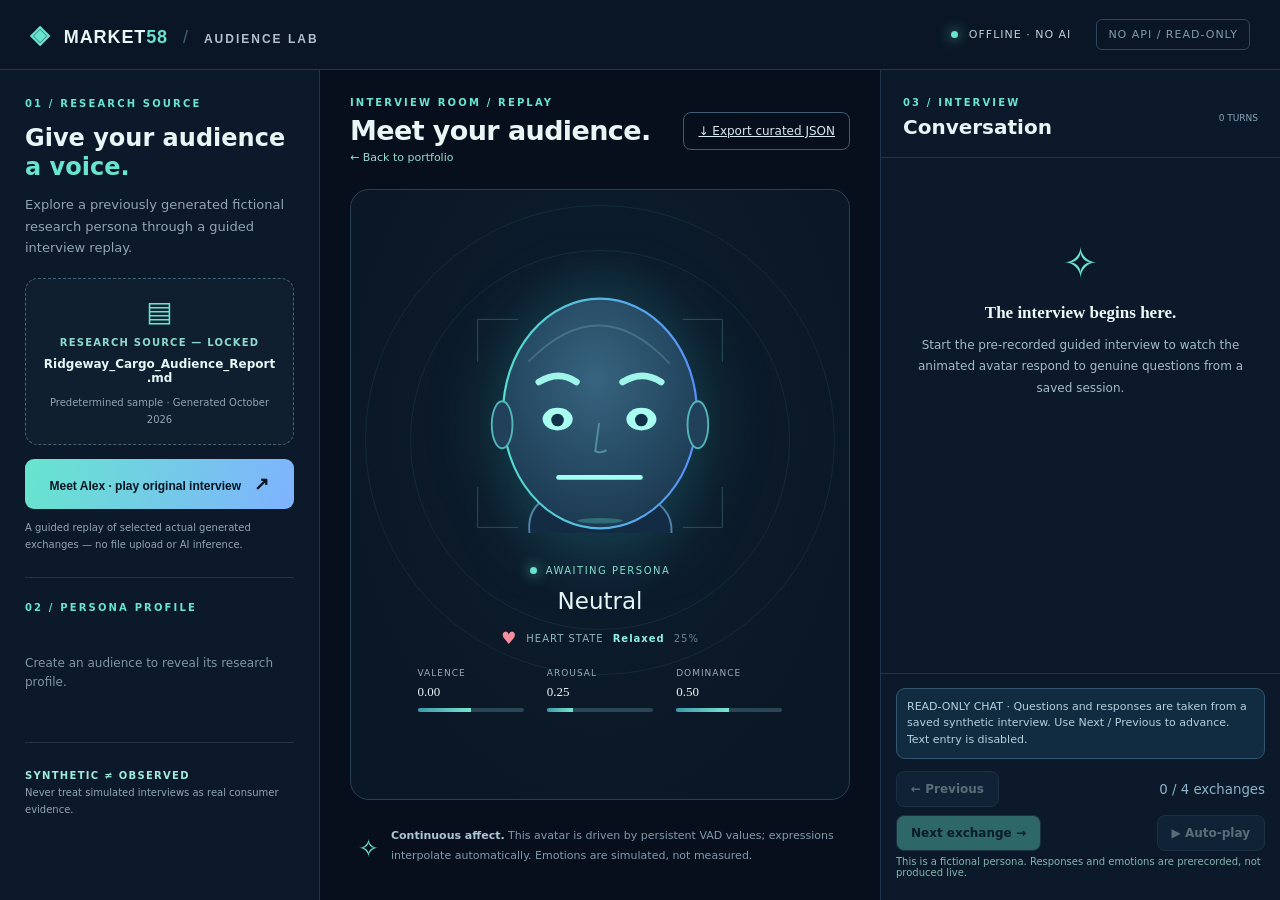
<file: demos/audiencelab/index.html>
<!doctype html>
<html lang="en"><head><meta charset="utf-8"><meta name="viewport" content="width=device-width,initial-scale=1">
<title>Market58 · Audience Lab</title><link rel="stylesheet" href="styles.css"></head>
<body>
<header class="topbar"><div class="brand"><span class="brandicon">◈</span> MARKET<span class="accent">58</span><span class="slash">/</span><span class="product">AUDIENCE LAB</span></div><div class="right"><span class="dot"></span><span id="mode">OFFLINE · REPLAY</span><span class="pilot">NO API / READ-ONLY</span></div></header>
<main class="layout">
<aside class="panel leftpanel">
  <div class="eyebrow">01 / RESEARCH SOURCE</div>
  <h2>Give your audience<br><em>a voice.</em></h2>
  <p class="muted">Explore a previously generated fictional research persona through a guided interview replay.</p>
  <div class="dropzone" id="dropzone"><span class="upload-icon">▤</span><span class="readonly-label">Research source — locked</span><strong id="reportLabel">Ridgeway_Cargo_Audience_Report.md</strong><small>Predetermined sample · Generated October 2026</small></div>
  <button class="primary full" id="startBtn">Meet Alex · play original interview <span>↗</span></button>
  <p class="caption">A guided replay of selected actual generated exchanges — no file upload or AI inference.</p>
  <div class="divider"></div>
  <div class="eyebrow">02 / PERSONA PROFILE</div>
  <div id="personaInfo" class="personaInfo"><div class="emptyState">Create an audience to reveal its research profile.</div></div>
  <div class="divider"></div>
  <div class="bottomnote">SYNTHETIC ≠ OBSERVED<br><span>Never treat simulated interviews as real consumer evidence.</span></div>
</aside>
<section class="center">
  <div class="centerhead"><div><div class="eyebrow">INTERVIEW ROOM / REPLAY</div><h1 id="roomTitle">Meet your audience.</h1><a class="backtop" href="../../hire-me/#ai-projects" target="_blank" rel="noopener noreferrer">← Back to portfolio</a></div><a class="outline" id="exportBtn" href="../../downloads/AudienceLab_Selected_Interview.json" download target="_blank" rel="noopener noreferrer">↓ Export curated JSON</a></div>
  <div class="avatarPanel"><div class="orbit orbit1"></div><div class="orbit orbit2"></div>
    <div class="avatarWrap"><svg id="avatar" viewBox="0 0 340 306" role="img" aria-label="Animated fictional digital persona face">
      <defs><radialGradient id="headfill" cx="48%" cy="35%" r="85%"><stop offset="0" stop-color="#37647f"/><stop offset="1" stop-color="#142e45"/></radialGradient><linearGradient id="glow" x1="0" x2="1"><stop stop-color="#55e0cc"/><stop offset="1" stop-color="#598ffd"/></linearGradient></defs>
      <path d="M95 272 Q91 237 131 229 Q169 219 209 229 Q248 242 246 272" fill="#142c43" stroke="#5083aa" stroke-width="2"/>
      <path d="M154 210 L154 240 Q170 248 187 239 L187 208" fill="#244763" stroke="#6acaba" stroke-opacity=".5"/>
      <ellipse cx="170" cy="145" rx="103" ry="122" fill="url(#headfill)" stroke="url(#glow)" stroke-width="2.3"/>
      <path d="M94 90 Q170 12 244 92" stroke="#9fe6e5" stroke-opacity=".20" stroke-width="2" fill="none"/>
      <ellipse cx="66" cy="157" rx="11" ry="25" fill="#21415b" stroke="#52b6b7" stroke-width="2"/><ellipse cx="274" cy="157" rx="11" ry="25" fill="#21415b" stroke="#52b6b7" stroke-width="2"/>
      <g id="face"><path id="leftBrow" d="M105 118 Q126 104 145 118" stroke="#a0f5e9" stroke-width="7" stroke-linecap="round" fill="none"/><path id="rightBrow" d="M194 118 Q215 104 235 118" stroke="#a0f5e9" stroke-width="7" stroke-linecap="round" fill="none"/>
      <ellipse id="leftEye" cx="125" cy="151" rx="16" ry="12" fill="#a8fdf0"/><ellipse id="rightEye" cx="214" cy="151" rx="16" ry="12" fill="#a8fdf0"/>
      <circle id="leftPupil" cx="126" cy="152" r="6.7" fill="#103148"/><circle id="rightPupil" cx="215" cy="152" r="6.7" fill="#103148"/>
      <path d="M169 155 L165 185 Q170 188 177 184" stroke="#4e92a2" stroke-width="2" fill="none"/>
      <path id="mouth" d="M126 213 Q169 227 213 213" stroke="#9ffff0" stroke-width="6" stroke-linecap="round" fill="none"/>
      <ellipse cx="170" cy="259" rx="24" ry="3" fill="#63ffde" opacity=".25"/>
      </g>
      <g fill="none" stroke="#5cb5c1" opacity=".36"><path d="M40 90 V45 H83"/><path d="M300 90 V45 H258"/><path d="M40 223 V266 H83"/><path d="M300 223 V266 H258"/></g>
    </svg></div>
    <div class="stateLabel"><span class="dot"></span><span id="avatarStatus">AWAITING PERSONA</span></div>
    <div class="expr" id="expression">Ready to listen</div><div class="heartReadout"><span class="beat">♥</span> HEART STATE <strong id="heartLabel">Relaxed</strong><span id="heartValue">25%</span></div><div class="vad"><div><small>VALENCE</small><b id="vval">0.00</b><div class="meter"><i id="vbar"></i></div></div><div><small>AROUSAL</small><b id="aval">0.25</b><div class="meter"><i id="abar"></i></div></div><div><small>DOMINANCE</small><b id="dval">0.50</b><div class="meter"><i id="dbar"></i></div></div></div>
  </div>
  <div class="explanation"><span class="sig">✧</span><span><b>Continuous affect.</b> This avatar is driven by persistent VAD values; expressions interpolate automatically. Emotions are simulated, not measured.</span></div>
</section>
<aside class="panel chatpanel"><div class="chatHeader"><div><div class="eyebrow">03 / INTERVIEW</div><h2>Conversation</h2></div><span class="chatcounter" id="counter">0 TURNS</span></div>
  <div class="messages" id="messages"><div class="welcome"><span>✧</span><h3>The interview begins here.</h3><p>Start the pre-recorded guided interview to watch the animated avatar respond to genuine questions from a saved session.</p></div></div>
  <div class="chatForm" id="chatForm"><div class="demo-label">READ-ONLY CHAT · Questions and responses are taken from a saved synthetic interview. Use Next / Previous to advance. Text entry is disabled.</div><div class="demo-controls"><button id="previous" type="button" disabled>← Previous</button><small id="stepLabel">0 / 4 exchanges</small><button id="next" class="primary-mini" type="button" disabled>Next exchange →</button><button id="auto" type="button" disabled>▶ Auto-play</button></div><div class="demo-banner">This is a fictional persona. Responses and emotions are prerecorded, not produced live.</div></div>
</aside></main>
<div class="toast" id="toast" role="alert" aria-live="polite"></div>
<script src="app-demo.js"></script>
</body></html>
</file>
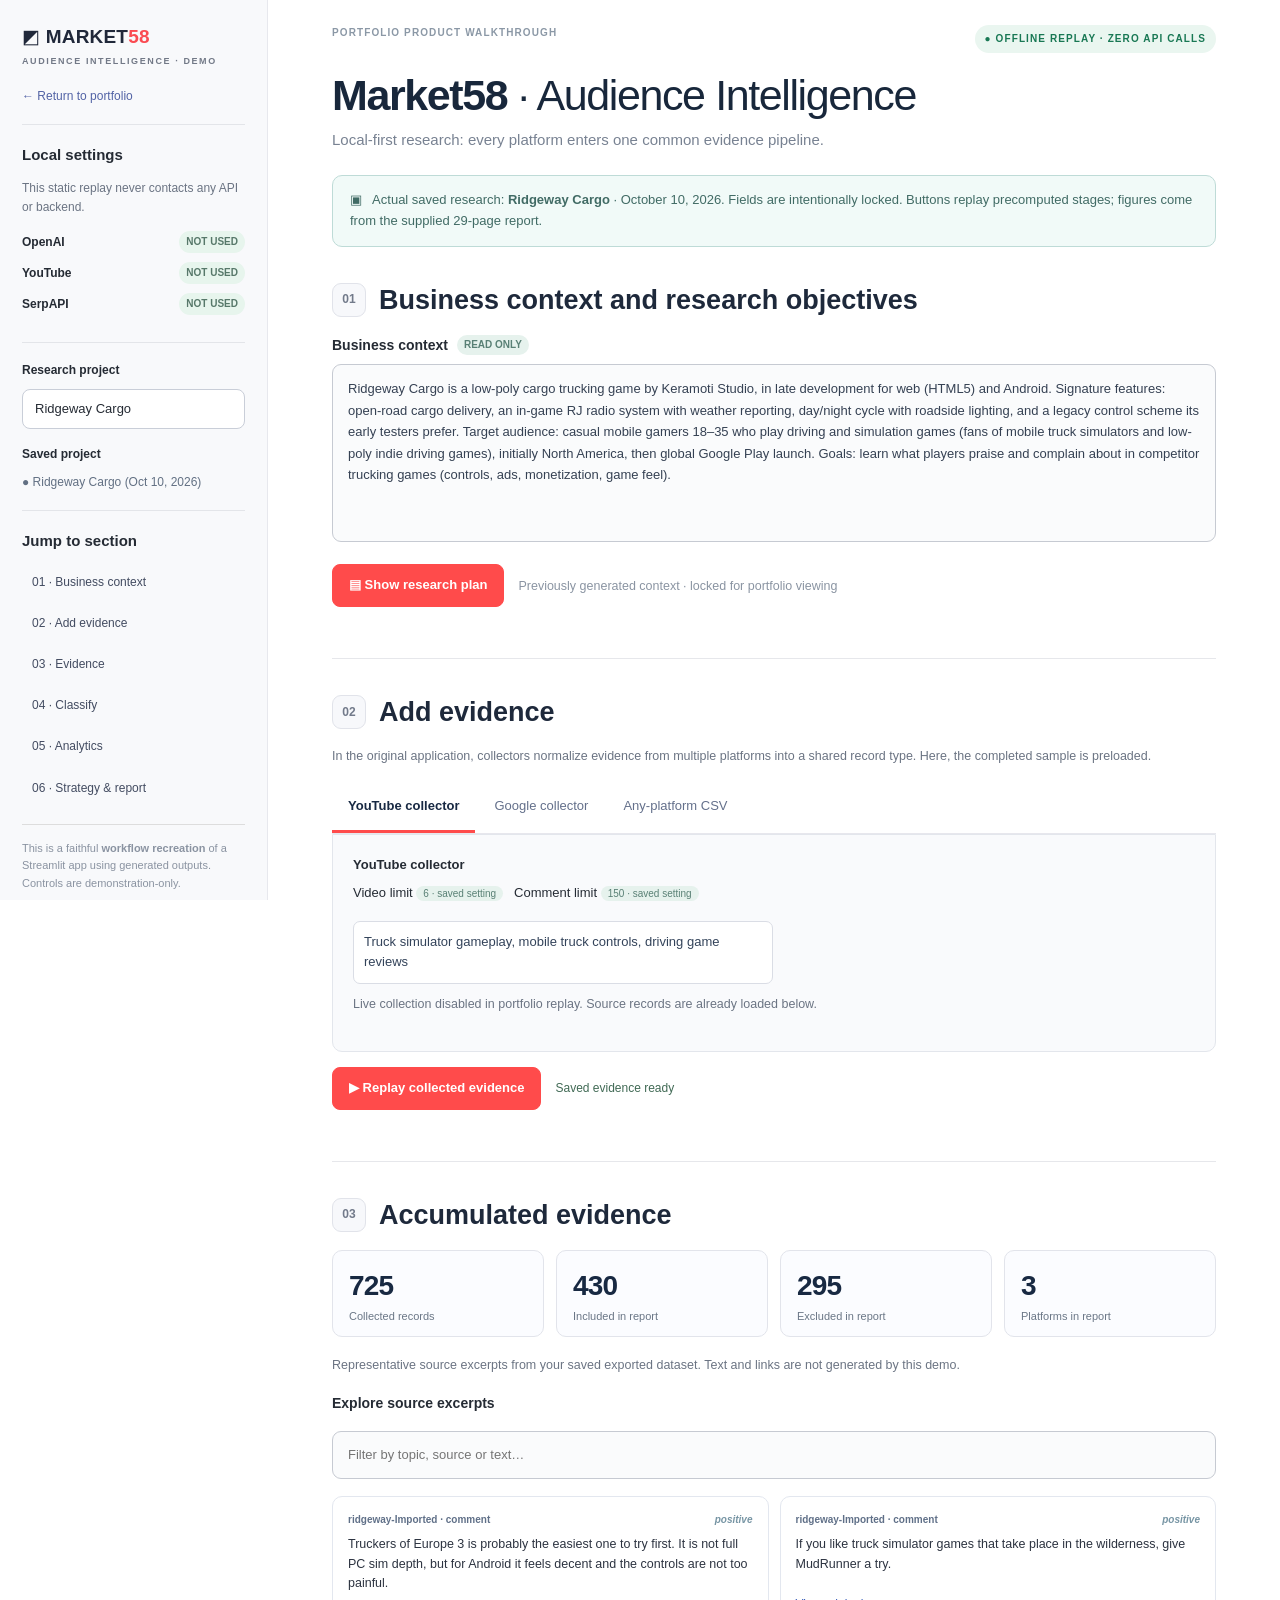
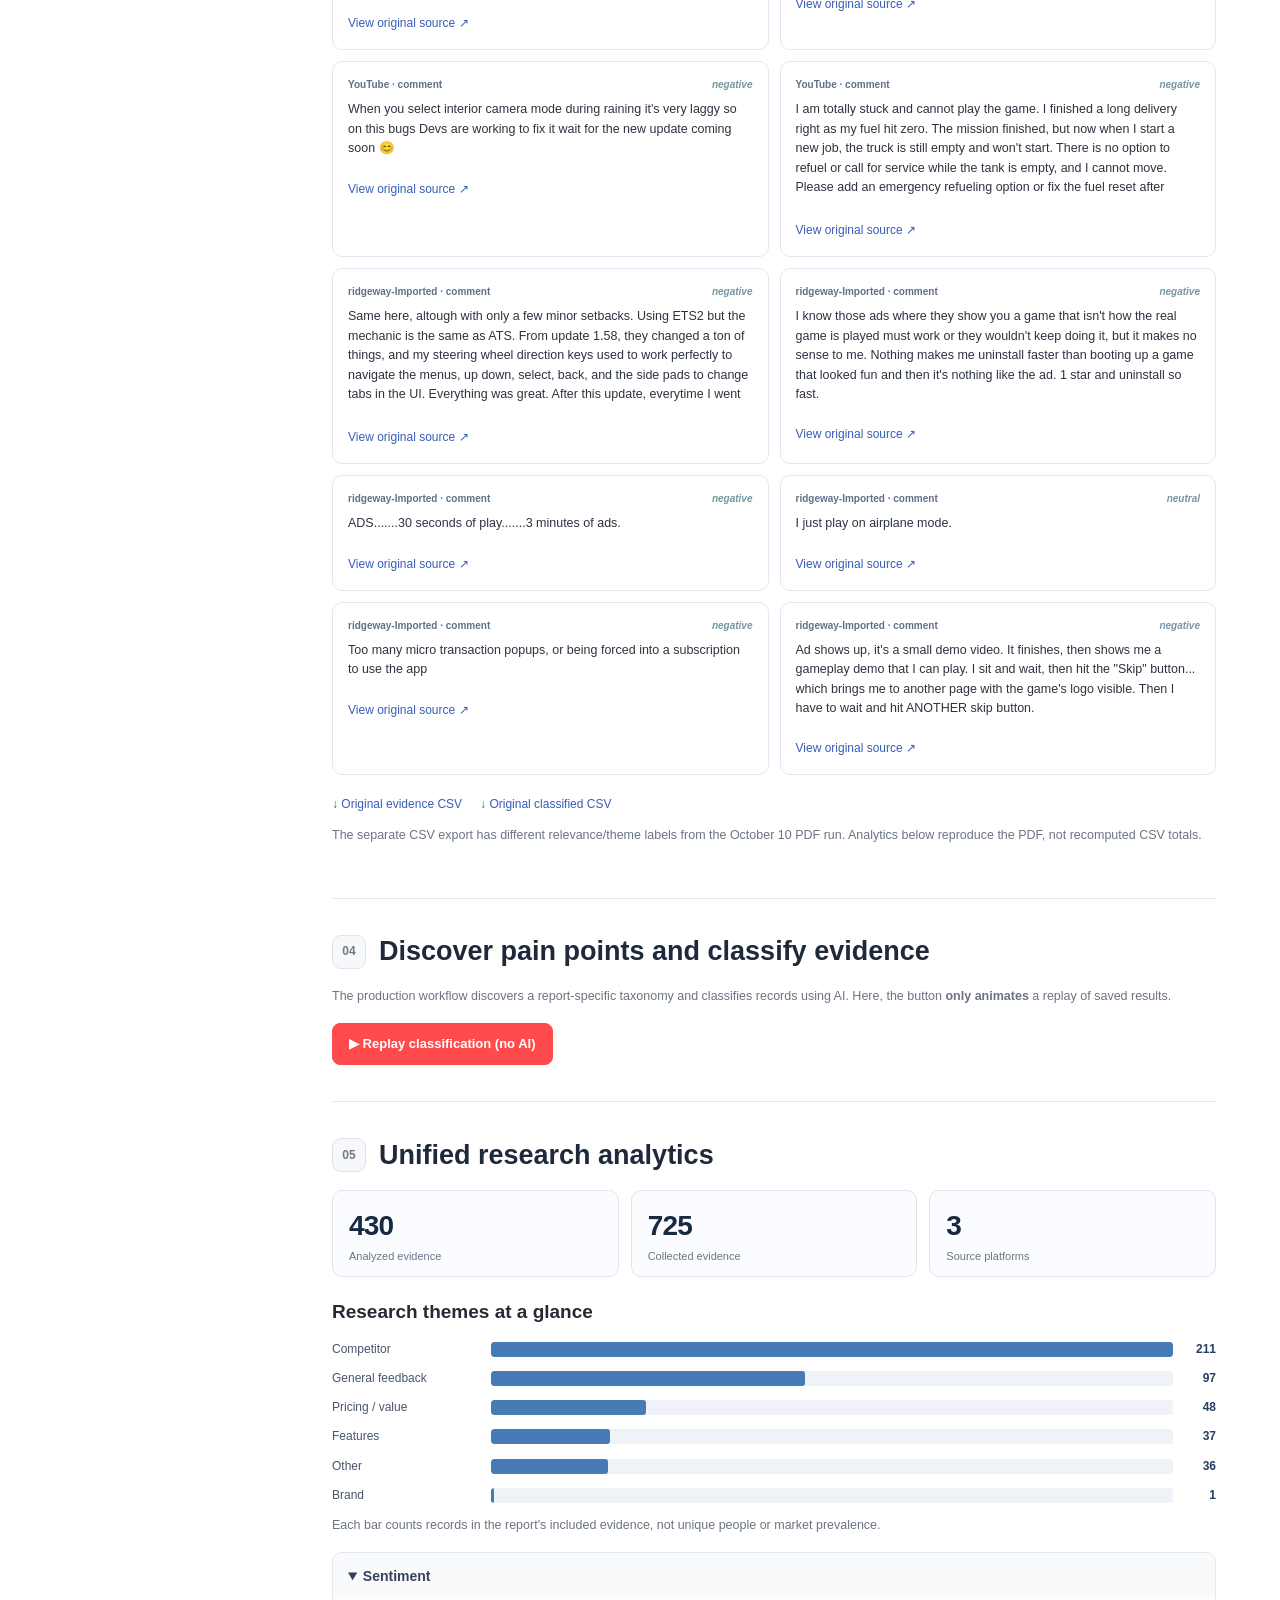
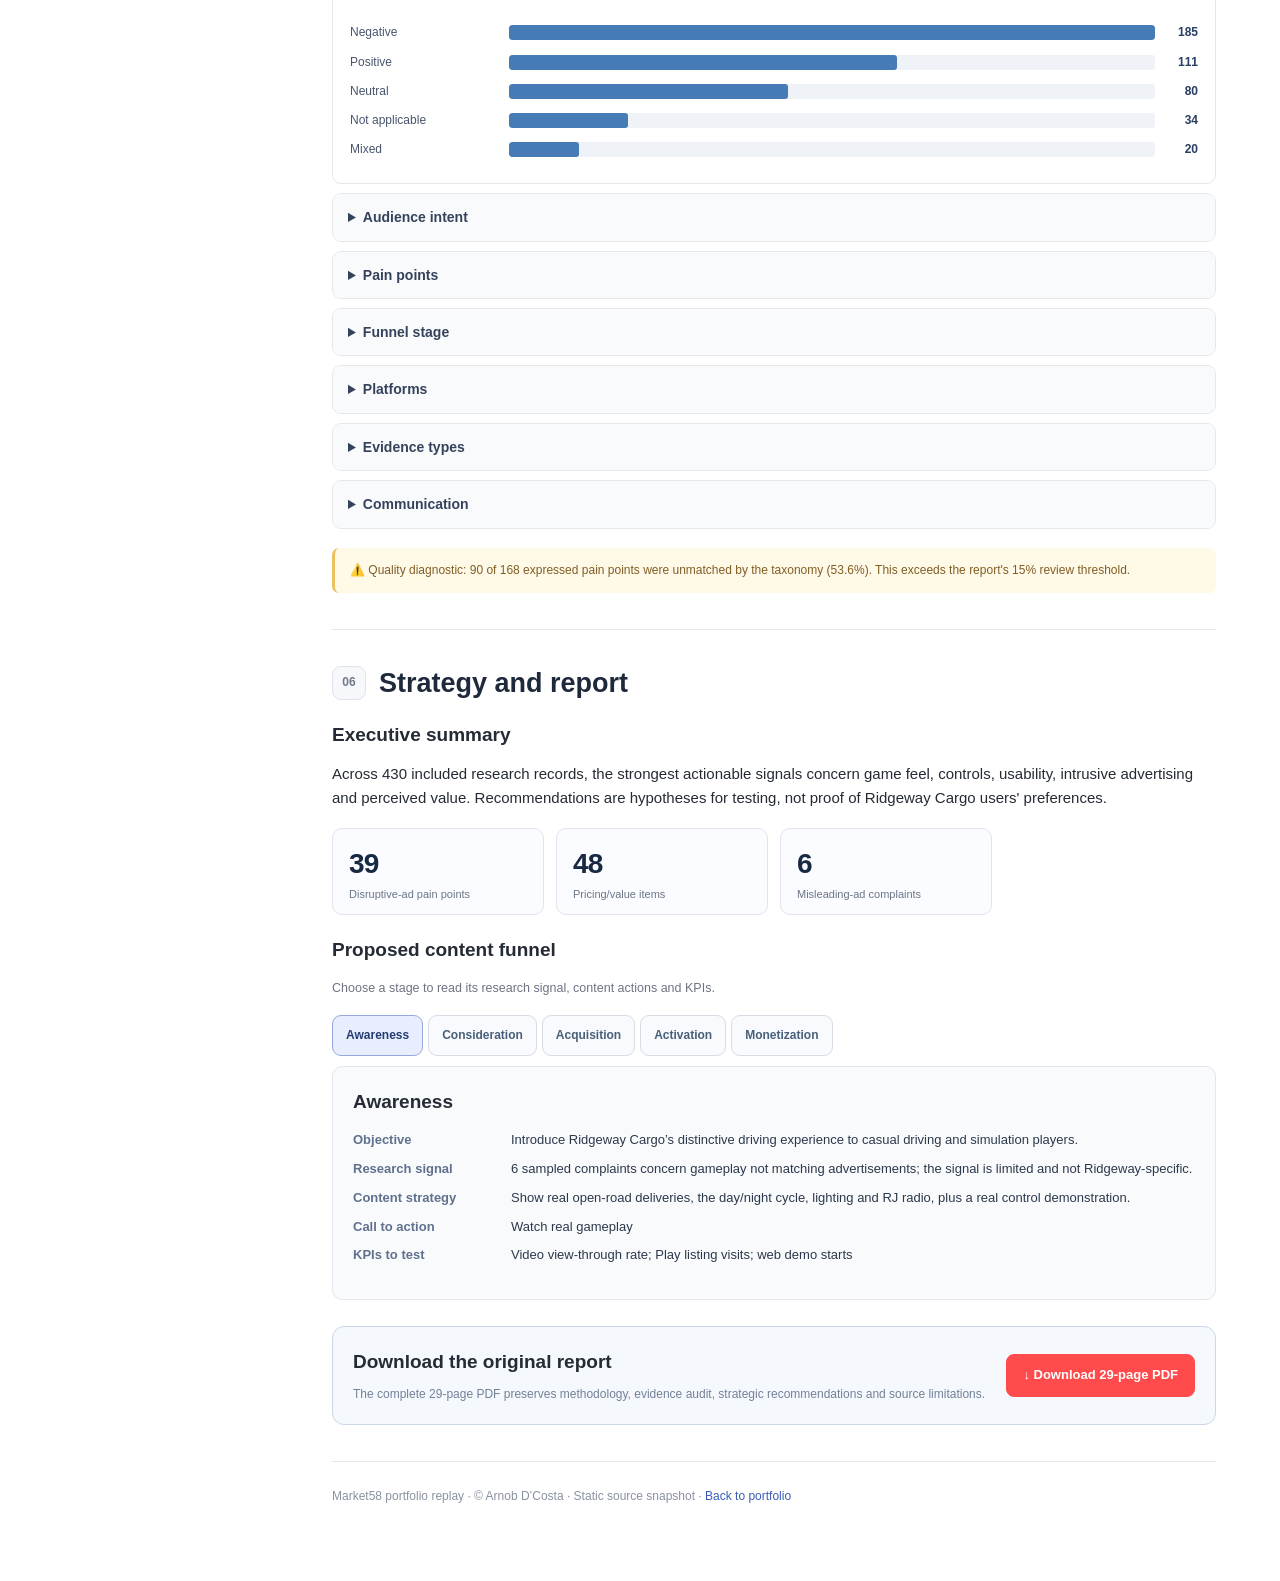
<file: demos/market58/index.html>
<!doctype html><html lang="en"><head><meta charset="utf-8"><meta name="viewport" content="width=device-width,initial-scale=1"><title>Market58 — Interactive saved-run demo</title><meta name="description" content="Interactive offline Market58 research workflow with actual report figures and preloaded research context."><link rel="stylesheet" href="styles.css"></head><body>
<div class="app">
 <aside class="sidebar"><div class="logo">◩ <strong>MARKET<span>58</span></strong></div><div class="sidenavnote">AUDIENCE INTELLIGENCE · DEMO</div>
 <a class="back-link" href="../../hire-me/#ai-projects" target="_blank" rel="noopener noreferrer">← Return to portfolio</a>
 <div class="sideblock"><h3>Local settings</h3><p class="small">This static replay never contacts any API or backend.</p>
 <div class="statusitem"><b>OpenAI</b><span class="status-off">NOT USED</span></div><div class="statusitem"><b>YouTube</b><span class="status-off">NOT USED</span></div><div class="statusitem"><b>SerpAPI</b><span class="status-off">NOT USED</span></div></div>
 <div class="sideblock"><label>Research project</label><div class="static-input">Ridgeway Cargo</div><label>Saved project</label><div class="saved-project">● Ridgeway Cargo (Oct 10, 2026)</div></div>
 <div class="sideblock"><h3>Jump to section</h3><nav class="sidenav"><a href="#research">01 · Business context</a><a href="#collection">02 · Add evidence</a><a href="#evidence">03 · Evidence</a><a href="#analysis">04 · Classify</a><a href="#analytics">05 · Analytics</a><a href="#strategy">06 · Strategy & report</a></nav></div>
 <div class="sidebarfoot">This is a faithful <b>workflow recreation</b> of a Streamlit app using generated outputs. Controls are demonstration-only.</div>
 </aside>
 <main class="main"><div class="topline"><span>PORTFOLIO PRODUCT WALKTHROUGH</span><span class="demo-flag">● OFFLINE REPLAY · ZERO API CALLS</span></div>
 <h1>Market58 <span>· Audience Intelligence</span></h1><p class="subtitle">Local-first research: every platform enters one common evidence pipeline.</p>
 <div class="notice">▣ &nbsp; Actual saved research: <strong>Ridgeway Cargo</strong> · October 10, 2026. Fields are intentionally locked. Buttons replay precomputed stages; figures come from the supplied 29-page report.</div>
 <section class="section" id="research"><div class="section-head"><span class="step">01</span><h2>Business context and research objectives</h2></div><label class="fieldlabel" for="context">Business context <span class="readonly">READ ONLY</span></label><textarea id="context" rows="7" readonly></textarea><div class="actionrow"><button type="button" id="plan-button" class="btn blue">▤ Show research plan</button><small>Previously generated context · locked for portfolio viewing</small></div>
 <div class="disclosure" id="research-plan" hidden><h3>Research questions illustrated by this run</h3><ul><li>Which driving and control features do players value?</li><li>What complaints appear around intrusive advertising, performance and misleading promotion?</li><li>How could category-level insights inform a content funnel?</li></ul><p class="note">These questions summarize the saved research objective; this is not a newly generated plan.</p></div></section>
 <section class="section" id="collection"><div class="section-head"><span class="step">02</span><h2>Add evidence</h2></div><p class="help">In the original application, collectors normalize evidence from multiple platforms into a shared record type. Here, the completed sample is preloaded.</p>
 <div class="tabs" role="tablist"><button class="tab active" data-tab="YouTube" role="tab" aria-selected="true">YouTube collector</button><button class="tab" data-tab="Google" role="tab">Google collector</button><button class="tab" data-tab="CSV" role="tab">Any-platform CSV</button></div>
 <div class="tabcontent" id="tabcontent"></div><div class="actionrow"><button class="btn blue" id="collect">▶ Replay collected evidence</button><span id="collect-message" class="inline-status">Saved evidence ready</span></div></section>
 <section class="section" id="evidence"><div class="section-head"><span class="step">03</span><h2>Accumulated evidence</h2></div><div class="metric-grid mini"><div class="metric"><b>725</b><span>Collected records</span></div><div class="metric"><b>430</b><span>Included in report</span></div><div class="metric"><b>295</b><span>Excluded in report</span></div><div class="metric"><b>3</b><span>Platforms in report</span></div></div>
 <p class="help">Representative source excerpts from your saved exported dataset. Text and links are not generated by this demo.</p><label class="fieldlabel" for="search">Explore source excerpts</label><input type="search" id="search" placeholder="Filter by topic, source or text…" aria-label="Filter evidence"><div class="evidence-list" id="evidence-list"></div>
 <div class="exports"><a href="../../downloads/Market58_Evidence.csv" download target="_blank" rel="noopener noreferrer">↓ Original evidence CSV</a><a href="../../downloads/Market58_Classified.csv" download target="_blank" rel="noopener noreferrer">↓ Original classified CSV</a></div><p class="note">The separate CSV export has different relevance/theme labels from the October 10 PDF run. Analytics below reproduce the PDF, not recomputed CSV totals.</p></section>
 <section class="section" id="analysis"><div class="section-head"><span class="step">04</span><h2>Discover pain points and classify evidence</h2></div><p class="help">The production workflow discovers a report-specific taxonomy and classifies records using AI. Here, the button <strong>only animates</strong> a replay of saved results.</p><button class="btn blue" id="classify">▶ Replay classification (no AI)</button><div id="progress-wrap" hidden><div class="progress"><div id="progress-bar"></div></div><p id="progress-text" class="help">Loading saved results…</p></div><div class="taxonomy" id="taxonomy" hidden><h3>Classification complete · saved report</h3><div class="metric-grid mini"><div class="metric"><b>430</b><span>Included records</span></div><div class="metric"><b>168</b><span>Expressed pain points</span></div><div class="metric"><b>57.7%</b><span>Unknown funnel placement</span></div></div><a href="../../downloads/Market58_Pain_Taxonomy.json" download target="_blank" rel="noopener noreferrer">↓ View separate taxonomy export</a><p class="note">The taxonomy JSON was exported separately; its category definitions do not exactly match the October 10 PDF's categories.</p></div></section>
 <section class="section" id="analytics"><div class="section-head"><span class="step">05</span><h2>Unified research analytics</h2></div><div class="metric-grid"><div class="metric"><b>430</b><span>Analyzed evidence</span></div><div class="metric"><b>725</b><span>Collected evidence</span></div><div class="metric"><b>3</b><span>Source platforms</span></div></div><h3>Research themes at a glance</h3><div id="theme-chart"></div><p class="note">Each bar counts records in the report's included evidence, not unique people or market prevalence.</p><div id="accordions"></div><div class="warning">⚠️ Quality diagnostic: 90 of 168 expressed pain points were unmatched by the taxonomy (53.6%). This exceeds the report's 15% review threshold.</div></section>
 <section class="section" id="strategy"><div class="section-head"><span class="step">06</span><h2>Strategy and report</h2></div><h3>Executive summary</h3><p>Across 430 included research records, the strongest actionable signals concern game feel, controls, usability, intrusive advertising and perceived value. Recommendations are hypotheses for testing, not proof of Ridgeway Cargo users' preferences.</p><div class="metric-grid mini"><div class="metric"><b>39</b><span>Disruptive-ad pain points</span></div><div class="metric"><b>48</b><span>Pricing/value items</span></div><div class="metric"><b>6</b><span>Misleading-ad complaints</span></div></div><h3>Proposed content funnel</h3><p class="help">Choose a stage to read its research signal, content actions and KPIs.</p><div class="funnel-tabs" id="funnel-tabs"></div><div id="funnel-card" class="funnel-card"></div><div class="report-download"><div><h3>Download the original report</h3><p>The complete 29-page PDF preserves methodology, evidence audit, strategic recommendations and source limitations.</p></div><a class="btn blue" href="../../downloads/Market58_Ridgeway_Cargo_Report.pdf" download target="_blank" rel="noopener noreferrer">↓ Download 29-page PDF</a></div></section>
 <footer>Market58 portfolio replay · © Arnob D’Costa · Static source snapshot · <a href="../../hire-me/#ai-projects" target="_blank" rel="noopener noreferrer">Back to portfolio</a></footer>
 </main></div><script src="data.js"></script><script src="app.js"></script></body></html>
</file>
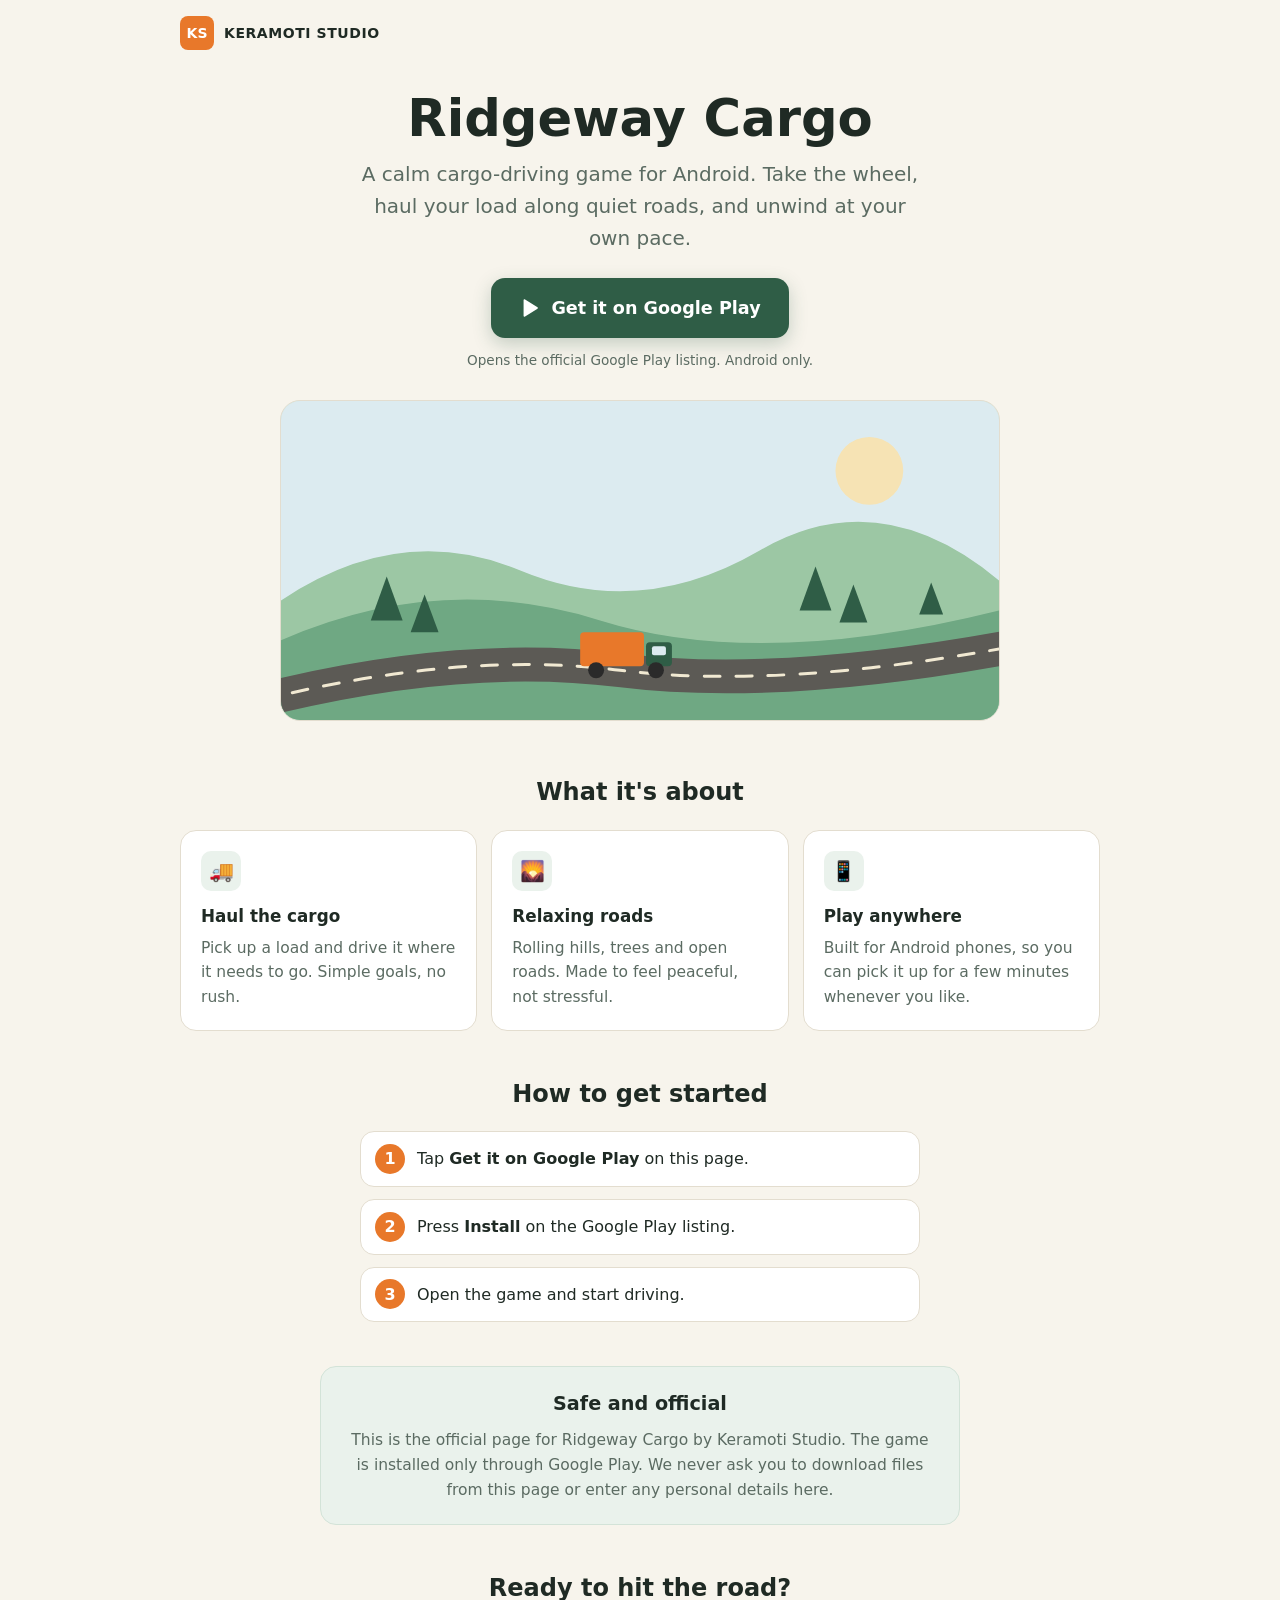
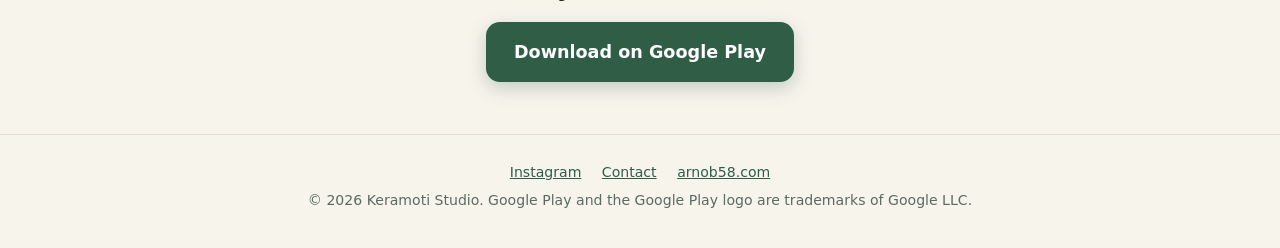
<file: Download-Ridgeway-Cargo.html>
<!doctype html>
<html lang="en">
<head>
<meta charset="utf-8">
<meta name="viewport" content="width=device-width, initial-scale=1">
<title>Ridgeway Cargo | Cozy Driving Game for Android</title>
<meta name="description" content="Ridgeway Cargo is a calm cargo-driving game for Android by Keramoti Studio. Download it on Google Play.">
<meta property="og:title" content="Ridgeway Cargo | Cozy Driving Game for Android">
<meta property="og:description" content="Haul cargo along quiet roads at your own pace. Available on Google Play.">
<meta property="og:type" content="website">
<style>
  :root{
    --bg:#f7f4ec; --card:#ffffff; --ink:#1f2a24; --muted:#5b6b62;
    --green:#2f5d46; --green-dark:#234a37; --orange:#e8782a; --line:#e3ddcf;
  }
  *{box-sizing:border-box;margin:0;padding:0}
  html{scroll-behavior:smooth}
  body{font-family:system-ui,-apple-system,"Segoe UI",Roboto,Helvetica,Arial,sans-serif;background:var(--bg);color:var(--ink);line-height:1.6;-webkit-text-size-adjust:100%}
  a{color:var(--green)}
  .wrap{max-width:960px;margin:0 auto;padding:0 20px}

  header{padding:16px 0}
  .brand{display:flex;align-items:center;gap:10px;font-weight:700;letter-spacing:.04em;font-size:14px;text-transform:uppercase;color:var(--ink);text-decoration:none}
  .logo{width:34px;height:34px;border-radius:8px;background:var(--orange);color:#fff;display:grid;place-items:center;font-weight:800;font-size:14px;letter-spacing:0}

  .hero{padding:24px 0 8px;text-align:center}
  .hero h1{font-size:clamp(2rem,7vw,3.2rem);line-height:1.1;margin-bottom:12px}
  .hero p.lead{font-size:clamp(1.05rem,3.4vw,1.25rem);color:var(--muted);max-width:560px;margin:0 auto 24px}
  .cta{display:inline-flex;align-items:center;justify-content:center;gap:10px;background:var(--green);color:#fff;text-decoration:none;font-weight:700;font-size:1.1rem;padding:16px 28px;border-radius:14px;min-height:56px;box-shadow:0 6px 18px rgba(47,93,70,.25);transition:background .15s,transform .15s}
  .cta:hover{background:var(--green-dark)}
  .cta:active{transform:scale(.98)}
  .cta svg{width:22px;height:22px;fill:currentColor}
  .fine{font-size:.85rem;color:var(--muted);margin-top:12px}

  .scene{margin:28px auto 0;max-width:720px;border-radius:20px;overflow:hidden;border:1px solid var(--line);background:#cfe3d3}
  .scene svg{display:block;width:100%;height:auto}

  section{padding:44px 0 0}
  h2{font-size:1.5rem;margin-bottom:18px;text-align:center}
  .grid{display:grid;gap:14px;grid-template-columns:1fr}
  @media(min-width:700px){.grid{grid-template-columns:repeat(3,1fr)}}
  .card{background:var(--card);border:1px solid var(--line);border-radius:16px;padding:20px}
  .card h3{font-size:1.05rem;margin-bottom:6px}
  .card p{color:var(--muted);font-size:.97rem}
  .icon{width:40px;height:40px;border-radius:10px;background:#eaf2ec;display:grid;place-items:center;margin-bottom:12px;font-size:20px}

  ol.steps{list-style:none;counter-reset:s;display:grid;gap:12px;max-width:560px;margin:0 auto}
  ol.steps li{counter-increment:s;background:var(--card);border:1px solid var(--line);border-radius:14px;padding:14px 16px 14px 56px;position:relative}
  ol.steps li::before{content:counter(s);position:absolute;left:14px;top:50%;transform:translateY(-50%);width:30px;height:30px;border-radius:50%;background:var(--orange);color:#fff;font-weight:700;display:grid;place-items:center}

  .trust{background:#eaf2ec;border:1px solid #d3e3d8;border-radius:16px;padding:22px;max-width:640px;margin:0 auto;text-align:center}
  .trust h2{font-size:1.2rem;margin-bottom:8px}
  .trust p{color:var(--muted);font-size:.97rem}

  .final{text-align:center;padding:44px 0 8px}
  .final h2{margin-bottom:14px}

  footer{margin-top:44px;padding:26px 0 36px;border-top:1px solid var(--line);text-align:center;color:var(--muted);font-size:.88rem}
  footer a{margin:0 8px}
  footer p+p{margin-top:6px}

  .sticky{display:none}
  @media(max-width:699px){
    .sticky{display:block;position:fixed;left:0;right:0;bottom:0;padding:10px 16px calc(10px + env(safe-area-inset-bottom));background:rgba(247,244,236,.96);border-top:1px solid var(--line);backdrop-filter:blur(6px)}
    .sticky .cta{width:100%}
    body{padding-bottom:84px}
  }
  :focus-visible{outline:3px solid var(--orange);outline-offset:3px}
</style>
</head>
<body>

<header>
  <div class="wrap">
    <a class="brand" href="#top"><span class="logo">KS</span> Keramoti Studio</a>
  </div>
</header>

<main id="top">
  <div class="wrap">

    <div class="hero">
      <h1>Ridgeway Cargo</h1>
      <p class="lead">A calm cargo-driving game for Android. Take the wheel, haul your load along quiet roads, and unwind at your own pace.</p>
      <a class="cta play-link" href="https://play.google.com/store/apps/details?id=com.arnobdcosta.ridgewaycargo" rel="noopener">
        <svg viewBox="0 0 24 24" aria-hidden="true"><path d="M5 3.2v17.6c0 .6.7 1 1.2.7l14-8.8c.5-.3.5-1.1 0-1.4l-14-8.8C5.7 2.2 5 2.600 5 3.200z"/></svg>
        Get it on Google Play
      </a>
      <p class="fine">Opens the official Google Play listing. Android only.</p>

      <div class="scene" role="img" aria-label="Illustration of a delivery truck driving along a winding road through green hills and trees">
        <svg viewBox="0 0 720 320" xmlns="http://www.w3.org/2000/svg" preserveAspectRatio="xMidYMid slice">
          <rect width="720" height="320" fill="#dcebf0"/>
          <circle cx="590" cy="70" r="34" fill="#f6e3b4"/>
          <path d="M0 200 Q120 120 240 170 T480 150 T720 180 V320 H0Z" fill="#9cc7a4"/>
          <path d="M0 240 Q160 170 320 220 T720 210 V320 H0Z" fill="#6fa883"/>
          <path d="M-20 300 Q180 250 340 270 T740 245" fill="none" stroke="#5c5a55" stroke-width="34" stroke-linecap="round"/>
          <path d="M-20 300 Q180 250 340 270 T740 245" fill="none" stroke="#f1e9d2" stroke-width="3" stroke-dasharray="16 16" stroke-linecap="round"/>
          <g fill="#2f5d46"><path d="M90 220l16-44 16 44z"/><path d="M130 232l14-38 14 38z"/><path d="M520 210l16-44 16 44z"/><path d="M560 222l14-38 14 38z"/><path d="M640 214l12-32 12 32z"/></g>
          <g transform="translate(300 232)">
            <rect x="0" y="0" width="64" height="34" rx="4" fill="#e8782a"/>
            <rect x="66" y="10" width="26" height="24" rx="4" fill="#2f5d46"/>
            <rect x="72" y="14" width="14" height="9" rx="2" fill="#dcebf0"/>
            <circle cx="16" cy="38" r="8" fill="#2a2a2a"/><circle cx="76" cy="38" r="8" fill="#2a2a2a"/>
          </g>
        </svg>
      </div>
    </div>

    <section aria-labelledby="about">
      <h2 id="about">What it's about</h2>
      <div class="grid">
        <div class="card"><div class="icon" aria-hidden="true">🚚</div><h3>Haul the cargo</h3><p>Pick up a load and drive it where it needs to go. Simple goals, no rush.</p></div>
        <div class="card"><div class="icon" aria-hidden="true">🌄</div><h3>Relaxing roads</h3><p>Rolling hills, trees and open roads. Made to feel peaceful, not stressful.</p></div>
        <div class="card"><div class="icon" aria-hidden="true">📱</div><h3>Play anywhere</h3><p>Built for Android phones, so you can pick it up for a few minutes whenever you like.</p></div>
      </div>
    </section>

    <!-- TIP: add 2-3 real gameplay screenshots here for extra trust, e.g.
    <section><h2>Gameplay</h2><div class="grid"><img src="ridgeway-1.jpg" alt="Ridgeway Cargo gameplay"> ...</div></section> -->

    <section aria-labelledby="how">
      <h2 id="how">How to get started</h2>
      <ol class="steps">
        <li>Tap <strong>Get it on Google Play</strong> on this page.</li>
        <li>Press <strong>Install</strong> on the Google Play listing.</li>
        <li>Open the game and start driving.</li>
      </ol>
    </section>

    <section aria-label="Safe download">
      <div class="trust">
        <h2>Safe and official</h2>
        <p>This is the official page for Ridgeway Cargo by Keramoti Studio. The game is installed only through Google Play. We never ask you to download files from this page or enter any personal details here.</p>
      </div>
    </section>

    <div class="final">
      <h2>Ready to hit the road?</h2>
      <a class="cta play-link" href="https://play.google.com/store/apps/details?id=com.arnobdcosta.ridgewaycargo" rel="noopener">Download on Google Play</a>
    </div>

  </div>
</main>

<footer>
  <div class="wrap">
    <p><a href="https://www.instagram.com/keramotistudio" rel="noopener">Instagram</a>
       <a href="mailto:dcosta.arnob@gmail.com">Contact</a>
       <a href="https://arnob58.com" rel="noopener">arnob58.com</a></p>
    <p>&copy; 2026 Keramoti Studio. Google Play and the Google Play logo are trademarks of Google LLC.</p>
  </div>
</footer>

<div class="sticky">
  <a class="cta play-link" href="https://play.google.com/store/apps/details?id=com.arnobdcosta.ridgewaycargo" rel="noopener">Get it on Google Play</a>
</div>

<script>
/* Passes the ad's UTM tags through to Google Play so installs can be traced
   in Play Console (Statistics > Acquisition > UTM-tracked traffic).
   If the page is opened without UTMs, it uses the defaults below. */
(function () {
  try {
    var p = new URLSearchParams(window.location.search);
    var utm = new URLSearchParams();
    utm.set("utm_source", p.get("utm_source") || "meta");
    utm.set("utm_medium", p.get("utm_medium") || "paid_social");
    utm.set("utm_campaign", p.get("utm_campaign") || "ridgeway_traffic");
    var c = p.get("utm_content"); if (c) utm.set("utm_content", c);
    var referrer = encodeURIComponent(utm.toString());
    document.querySelectorAll("a.play-link").forEach(function (a) {
      a.href = a.href + "&referrer=" + referrer;
    });
  } catch (e) { /* links still work without tracking */ }
})();
</script>
</body>
</html>
</file>
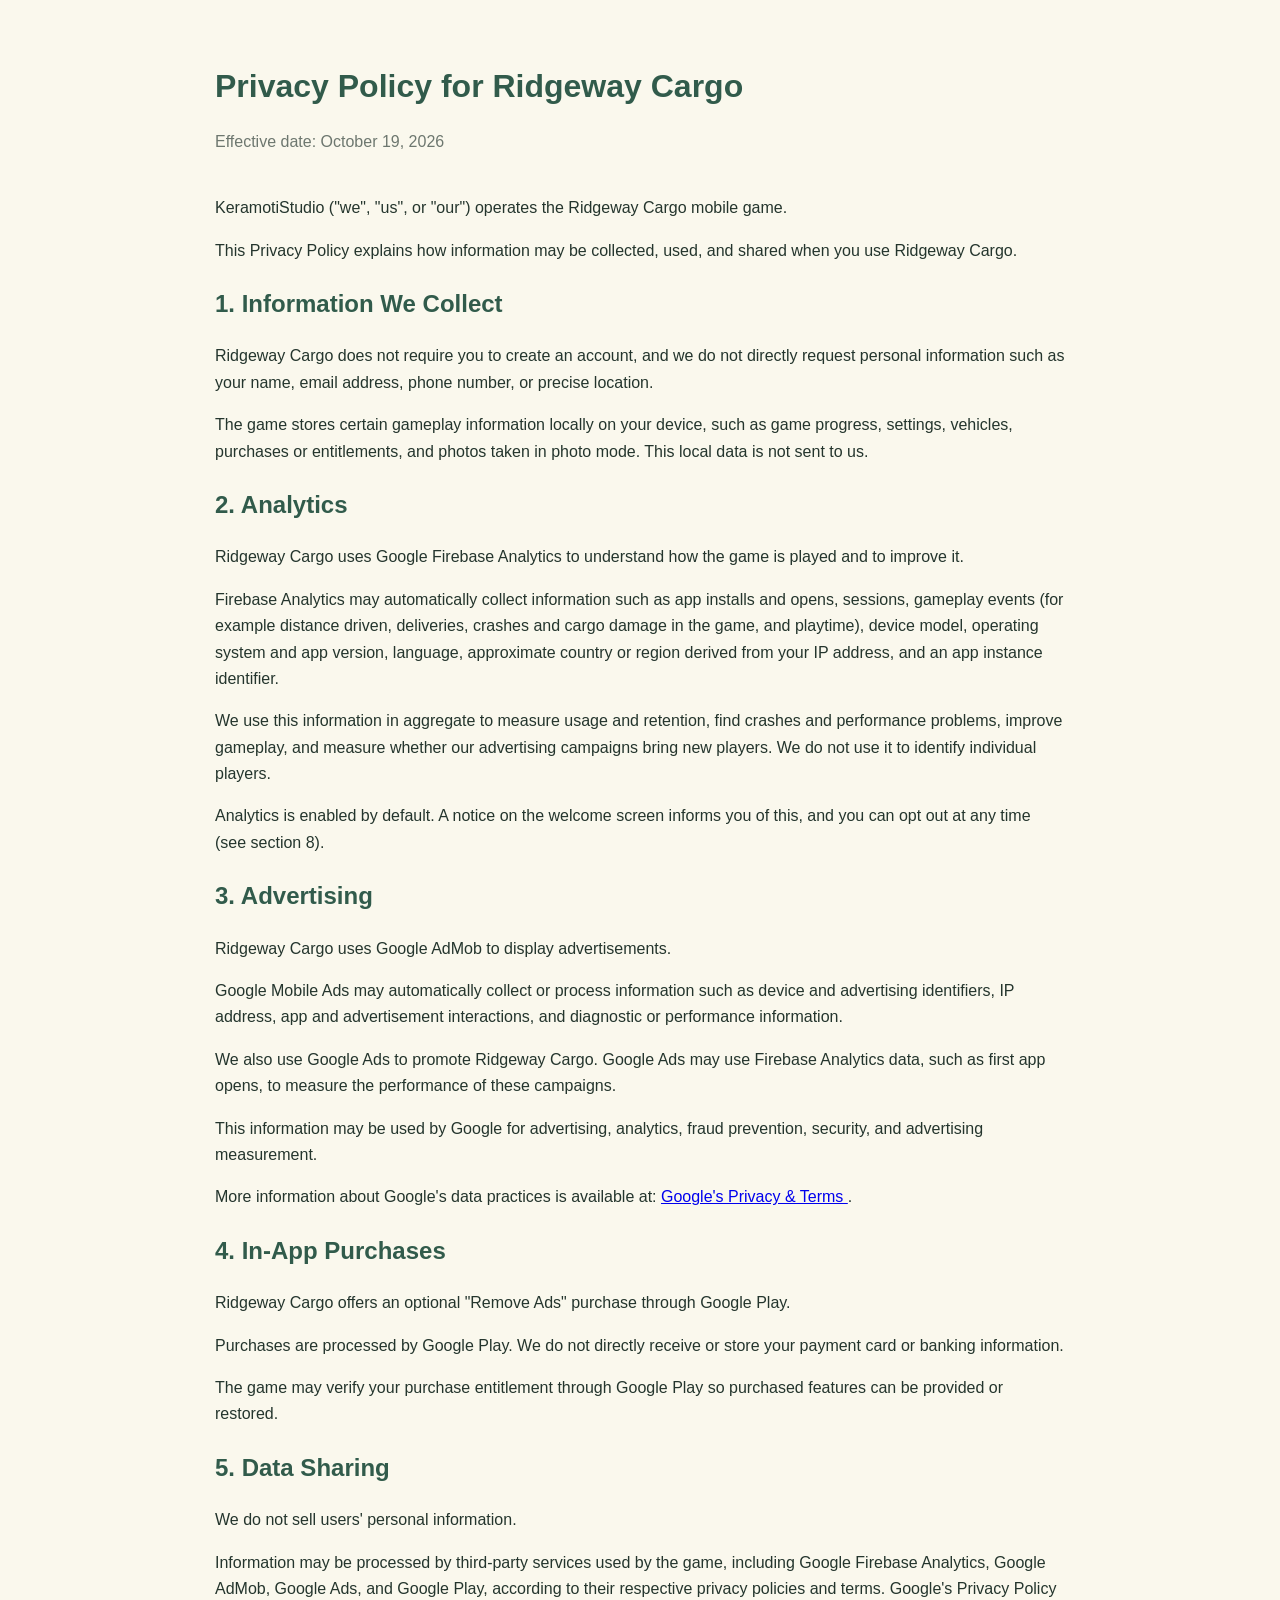
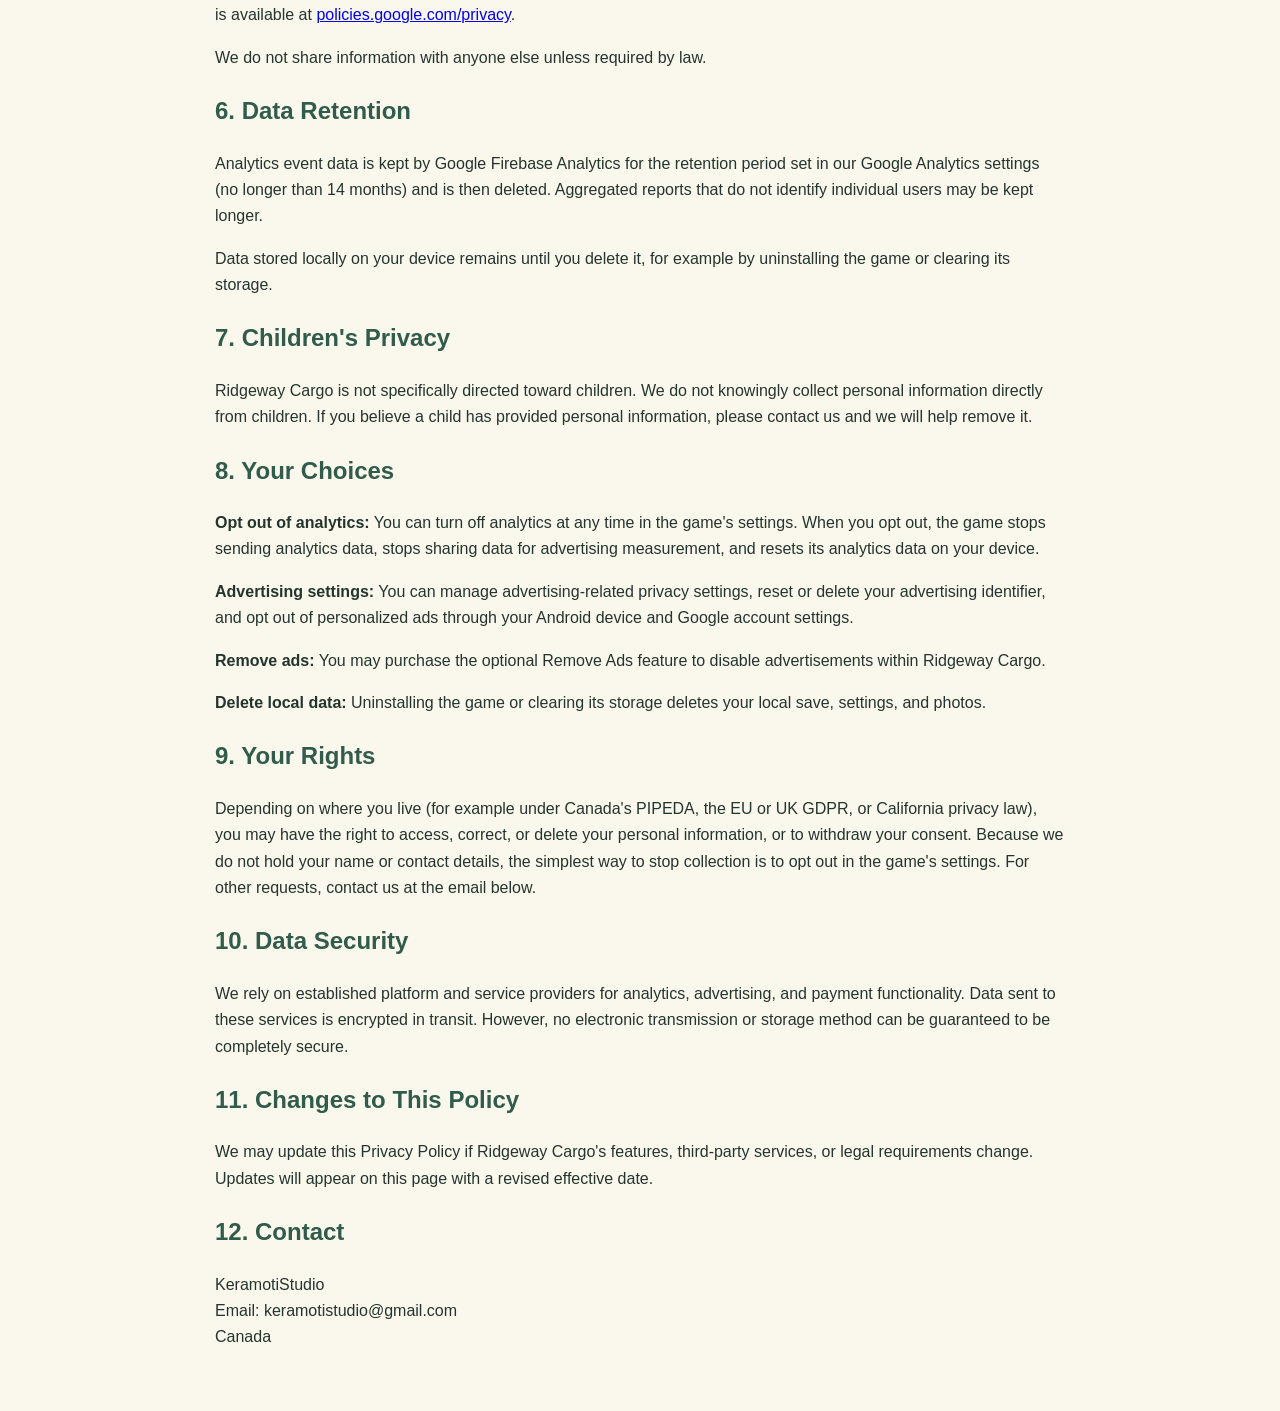
<file: privacy-ridgeway.html>
<!DOCTYPE html>
<html lang="en">
<head>
  <meta charset="UTF-8">
  <meta name="viewport" content="width=device-width, initial-scale=1.0">
  <title>Ridgeway Cargo — Privacy Policy</title>
  <style>
    body {
      font-family: Arial, sans-serif;
      line-height: 1.65;
      max-width: 850px;
      margin: 60px auto;
      padding: 0 24px;
      color: #24352d;
      background: #faf8ed;
    }
    h1, h2 { color: #315b4b; }
    h1 { margin-bottom: 5px; }
    .date { color: #6d776f; margin-bottom: 40px; }
  </style>
</head>
<body>

<h1>Privacy Policy for Ridgeway Cargo</h1>
<p class="date">Effective date: October 19, 2026</p>

<p>KeramotiStudio ("we", "us", or "our") operates the Ridgeway Cargo mobile game.</p>

<p>This Privacy Policy explains how information may be collected, used, and shared when you use Ridgeway Cargo.</p>

<h2>1. Information We Collect</h2>

<p>Ridgeway Cargo does not require you to create an account, and we do not directly request personal information such as your name, email address, phone number, or precise location.</p>

<p>The game stores certain gameplay information locally on your device, such as game progress, settings, vehicles, purchases or entitlements, and photos taken in photo mode. This local data is not sent to us.</p>

<h2>2. Analytics</h2>

<p>Ridgeway Cargo uses Google Firebase Analytics to understand how the game is played and to improve it.</p>

<p>Firebase Analytics may automatically collect information such as app installs and opens, sessions, gameplay events (for example distance driven, deliveries, crashes and cargo damage in the game, and playtime), device model, operating system and app version, language, approximate country or region derived from your IP address, and an app instance identifier.</p>

<p>We use this information in aggregate to measure usage and retention, find crashes and performance problems, improve gameplay, and measure whether our advertising campaigns bring new players. We do not use it to identify individual players.</p>

<p>Analytics is enabled by default. A notice on the welcome screen informs you of this, and you can opt out at any time (see section 8).</p>

<h2>3. Advertising</h2>

<p>Ridgeway Cargo uses Google AdMob to display advertisements.</p>

<p>Google Mobile Ads may automatically collect or process information such as device and advertising identifiers, IP address, app and advertisement interactions, and diagnostic or performance information.</p>

<p>We also use Google Ads to promote Ridgeway Cargo. Google Ads may use Firebase Analytics data, such as first app opens, to measure the performance of these campaigns.</p>

<p>This information may be used by Google for advertising, analytics, fraud prevention, security, and advertising measurement.</p>

<p>More information about Google's data practices is available at:
<a href="https://policies.google.com/technologies/partner-sites">
Google's Privacy &amp; Terms
</a>.</p>

<h2>4. In-App Purchases</h2>

<p>Ridgeway Cargo offers an optional "Remove Ads" purchase through Google Play.</p>

<p>Purchases are processed by Google Play. We do not directly receive or store your payment card or banking information.</p>

<p>The game may verify your purchase entitlement through Google Play so purchased features can be provided or restored.</p>

<h2>5. Data Sharing</h2>

<p>We do not sell users' personal information.</p>

<p>Information may be processed by third-party services used by the game, including Google Firebase Analytics, Google AdMob, Google Ads, and Google Play, according to their respective privacy policies and terms. Google's Privacy Policy is available at <a href="https://policies.google.com/privacy">policies.google.com/privacy</a>.</p>

<p>We do not share information with anyone else unless required by law.</p>

<h2>6. Data Retention</h2>

<p>Analytics event data is kept by Google Firebase Analytics for the retention period set in our Google Analytics settings (no longer than 14 months) and is then deleted. Aggregated reports that do not identify individual users may be kept longer.</p>

<p>Data stored locally on your device remains until you delete it, for example by uninstalling the game or clearing its storage.</p>

<h2>7. Children's Privacy</h2>

<p>Ridgeway Cargo is not specifically directed toward children. We do not knowingly collect personal information directly from children. If you believe a child has provided personal information, please contact us and we will help remove it.</p>

<h2>8. Your Choices</h2>

<p><strong>Opt out of analytics:</strong> You can turn off analytics at any time in the game's settings. When you opt out, the game stops sending analytics data, stops sharing data for advertising measurement, and resets its analytics data on your device.</p>

<p><strong>Advertising settings:</strong> You can manage advertising-related privacy settings, reset or delete your advertising identifier, and opt out of personalized ads through your Android device and Google account settings.</p>

<p><strong>Remove ads:</strong> You may purchase the optional Remove Ads feature to disable advertisements within Ridgeway Cargo.</p>

<p><strong>Delete local data:</strong> Uninstalling the game or clearing its storage deletes your local save, settings, and photos.</p>

<h2>9. Your Rights</h2>

<p>Depending on where you live (for example under Canada's PIPEDA, the EU or UK GDPR, or California privacy law), you may have the right to access, correct, or delete your personal information, or to withdraw your consent. Because we do not hold your name or contact details, the simplest way to stop collection is to opt out in the game's settings. For other requests, contact us at the email below.</p>

<h2>10. Data Security</h2>

<p>We rely on established platform and service providers for analytics, advertising, and payment functionality. Data sent to these services is encrypted in transit. However, no electronic transmission or storage method can be guaranteed to be completely secure.</p>

<h2>11. Changes to This Policy</h2>

<p>We may update this Privacy Policy if Ridgeway Cargo's features, third-party services, or legal requirements change. Updates will appear on this page with a revised effective date.</p>

<h2>12. Contact</h2>

<p>
KeramotiStudio<br>
Email: keramotistudio@gmail.com<br>
Canada
</p>

</body>
</html>
</file>
<file: motion.css>
:root{--motion-ease:cubic-bezier(.22,1,.36,1);--motion-accent:#1f5eff}html{scroll-behavior:smooth;scroll-padding-top:96px}body{overflow-x:clip}header.nav{position:sticky;top:0;z-index:80;background:rgba(255,255,255,.87);border-bottom:1px solid rgba(223,229,239,.9);-webkit-backdrop-filter:blur(18px) saturate(1.4);backdrop-filter:blur(18px) saturate(1.4)}.nav-inner{min-height:72px;display:flex;align-items:center;gap:22px;justify-content:space-between;flex-wrap:nowrap}.nav-inner .brand{white-space:nowrap;flex:0 0 auto}.nav-links{display:flex;gap:4px;align-items:center;flex:1;justify-content:center}.nav-links a{display:inline-flex;align-items:center;justify-content:center;position:relative;padding:9px 11px;text-decoration:none;color:#545b69;font-size:13px;line-height:1.3;font-weight:600;border-radius:9px;white-space:nowrap;transition:background .24s ease,color .24s ease}.nav-links a:hover,.nav-links a[aria-current="location"]{color:#173dbe;background:#eef2ff}.nav-links a[aria-current="location"]::after{content:"";width:17px;height:2px;border-radius:3px;background:var(--motion-accent);position:absolute;bottom:3px;left:50%;transform:translateX(-50%)}.nav-action{flex:0 0 auto}.scroll-progress{position:fixed;top:0;left:0;width:100%;height:3px;z-index:100;pointer-events:none;background:linear-gradient(90deg,#1f5eff,#22b8a8 75%,#71cbee);transform-origin:left;transform:scaleX(0);will-change:transform}section.block{scroll-margin-top:94px;position:relative;isolation:isolate}section.block::before{content:"";height:2px;position:absolute;inset:0 0 auto;background:linear-gradient(90deg,#1f5eff,rgba(31,94,255,.02) 80%);transform-origin:left;transform:scaleX(0);transition:transform .95s var(--motion-ease);pointer-events:none}section.block.in-view::before{transform:scaleX(1)}.hero{position:relative;isolation:isolate;min-height:min(610px,82vh);display:flex;align-items:center}.hero::after{content:"";position:absolute;z-index:-1;width:clamp(230px,33vw,420px);aspect-ratio:1;right:-5%;top:12%;background:radial-gradient(circle,rgba(31,94,255,.07),transparent 70%);pointer-events:none;filter:blur(10px)}.hero-grid{width:100%}.hero-grid>div:last-child{perspective:900px}.hero-grid img{box-shadow:0 22px 55px rgba(22,45,85,.15);transition:transform .65s var(--motion-ease),box-shadow .65s ease;transform-origin:center}.hero-grid img:hover{transform:translateY(-6px) rotate(-1deg) scale(1.018);box-shadow:0 30px 65px rgba(22,45,85,.23)}.hero .eyebrow{animation:hero-enter .7s .06s both var(--motion-ease)}.hero h1{animation:hero-enter .85s .13s both var(--motion-ease)}.hero .lede{animation:hero-enter .9s .23s both var(--motion-ease)}.hero .cta-row{animation:hero-enter .9s .34s both var(--motion-ease)}.hero-grid>div:last-child{animation:hero-image-enter 1s .28s both var(--motion-ease)}@keyframes hero-enter{from{opacity:0;transform:translate3d(0,26px,0)}to{opacity:1;transform:translate3d(0,0,0)}}@keyframes hero-image-enter{from{opacity:0;transform:translate3d(22px,18px,0) scale(.95)}to{opacity:1;transform:translate3d(0,0,0) scale(1)}}html.motion-enabled [data-reveal]{opacity:0;transform:translate3d(0,30px,0);transition:opacity .78s var(--motion-ease),transform .85s var(--motion-ease);transition-delay:var(--reveal-delay,0ms)}html.motion-enabled [data-reveal].is-visible{opacity:1;transform:translate3d(0,0,0)}html.motion-enabled [data-reveal="slide-left"]{transform:translate3d(-24px,14px,0)}html.motion-enabled [data-reveal="slide-left"].is-visible{transform:translate3d(0,0,0)}html.motion-enabled [data-reveal="slide-right"]{transform:translate3d(24px,14px,0)}html.motion-enabled [data-reveal="slide-right"].is-visible{transform:translate3d(0,0,0)}.btn{transition:transform .25s var(--motion-ease),background .22s ease,box-shadow .25s ease,filter .2s ease}.btn:hover{transform:translateY(-3px);box-shadow:0 10px 22px rgba(31,94,255,.15)}.btn:active{transform:translateY(0) scale(.98)}.card,.product-card,.proof-card{transition:transform .35s var(--motion-ease),border-color .35s ease,box-shadow .35s ease}.card:hover,.product-card:hover,.proof-card:hover{transform:translateY(-3px);border-color:#d9e2fb;box-shadow:0 12px 36px rgba(30,53,91,.065)}.carousel-slide img{transition:filter .5s ease,transform .7s var(--motion-ease)}.carousel-slide img:hover{transform:scale(1.025)}.carousel-arrow{transition:transform .2s ease,background .2s ease}.carousel-arrow:hover{background:#1f5eff;transform:translateY(-50%) scale(1.09)}.tag-list li{transition:background .2s ease,color .2s ease,transform .2s ease}.tag-list li:hover{transform:translateY(-2px);background:#eef2ff;color:#2044af}.to-top{position:fixed;bottom:22px;right:22px;z-index:95;width:48px;height:48px;display:grid;place-items:center;border-radius:50%;border:1px solid #dce3f3;background:rgba(255,255,255,.96);box-shadow:0 8px 24px rgba(18,36,70,.15);font-size:22px;color:#1f4cca;cursor:pointer;opacity:0;pointer-events:none;transform:translateY(15px) scale(.92);transition:opacity .3s ease,transform .3s var(--motion-ease);-webkit-backdrop-filter:blur(12px);backdrop-filter:blur(12px)}.to-top.visible{opacity:1;pointer-events:auto;transform:translateY(0) scale(1)}.to-top:hover{background:#eef2ff}:where(a,button):focus-visible{outline:3px solid #1f5eff;outline-offset:3px}@media(max-width:870px){.nav-inner{gap:10px;min-height:64px}.nav-links{gap:0;justify-content:flex-end}.nav-links a{font-size:12px;padding:8px 7px}.nav-inner .brand{font-size:14px}.nav-inner .brand small{display:none}.nav-action{display:none}}@media(max-width:650px){html{scroll-padding-top:120px}header.nav .wrap.nav-inner{display:grid;grid-template-columns:1fr auto;grid-template-rows:auto auto;gap:3px 12px;padding-top:9px;padding-bottom:0;min-height:0}.nav-links{grid-column:1/-1;grid-row:2;display:flex;justify-content:flex-start;width:100%;overflow-x:auto;scrollbar-width:none;padding:3px 0 7px;scroll-snap-type:x proximity}.nav-links::-webkit-scrollbar{display:none}.nav-links a{scroll-snap-align:start;flex:0 0 auto;font-size:12px;padding:8px 10px}.nav-action{display:inline-flex;grid-column:2;grid-row:1;padding:7px 12px!important;font-size:12px!important}.hero{min-height:0;padding:55px 0 56px}.hero-grid{gap:26px}.hero .lede{font-size:18px}section.block{scroll-margin-top:116px;padding-top:52px;padding-bottom:54px}.to-top{width:43px;height:43px;right:13px;bottom:13px}}@media(prefers-reduced-motion:reduce){html{scroll-behavior:auto!important}*,*::before,*::after{animation-duration:.01ms!important;animation-iteration-count:1!important;transition-duration:.01ms!important;scroll-behavior:auto!important}html.motion-enabled [data-reveal]{opacity:1!important;transform:none!important}section.block::before{transform:scaleX(1)}}
</file>
<file: heritage-gallery.css>
.heritage-intro{font-size:14px;line-height:1.65;color:#666;max-width:64ch}.heritage-gallery .carousel-slide{position:relative}.heritage-gallery .carousel-slide img{max-height:520px;object-fit:contain;background:#f0f0ee}.heritage-gallery .carousel-slide figcaption{font-size:13px}.heritage-gallery .carousel-count{font-weight:650}.reel-grid{display:grid;grid-template-columns:repeat(4,minmax(0,1fr));gap:14px;margin:24px 0}.reel{margin:0;min-width:0;background:#f8f8f6;border:1px solid #eceae5;border-radius:15px;overflow:hidden;box-shadow:0 8px 25px rgba(0,0,0,.025)}.reel video{display:block;width:100%;aspect-ratio:3/5;object-fit:cover;background:#0f172a}.reel figcaption{padding:10px 12px;font-size:12px;font-weight:600}.design-grid{display:grid;grid-template-columns:repeat(4,minmax(0,1fr));gap:14px;margin-top:22px}.design-piece{margin:0;border:1px solid #eee;border-radius:15px;overflow:hidden;background:#f9f9f9;min-width:0}.design-piece img{display:block;width:100%;aspect-ratio:4/5;object-fit:contain;background:#141414}.design-piece figcaption{font-size:12px;color:#555;padding:10px 12px}.asset-link{display:inline-flex;align-items:center;gap:6px;color:#1455d7;font-size:13px;font-weight:650;text-decoration:none;margin-top:4px}.asset-link:hover{text-decoration:underline}@media(max-width:760px){.reel-grid,.design-grid{grid-template-columns:repeat(2,minmax(0,1fr));gap:10px}.reel video{aspect-ratio:3/5}}@media(max-width:420px){.reel figcaption,.design-piece figcaption{font-size:11px;padding:8px}}
</file>
<file: strategy-reels.css>
.strategy-case-study{margin:18px 0 26px}.strategy-lead{font-size:16px;line-height:1.7;color:#323a3c;max-width:76ch}.strategy-grid{display:grid;grid-template-columns:repeat(3,minmax(0,1fr));gap:13px;margin:18px 0}.strategy-step{background:#f6f8f6;border:1px solid #e5eae7;border-radius:15px;padding:20px;min-width:0}.strategy-step span{display:block;font-size:10px;font-weight:800;letter-spacing:.12em;color:#2563eb;margin-bottom:10px}.strategy-step strong{display:block;font-size:16px;margin-bottom:7px}.strategy-step p{font-size:13px;line-height:1.6;margin:0;color:#50565b}.strategy-result{font-size:14px;line-height:1.65;background:#f3f7ff;border-left:3px solid #2463dc;padding:13px 17px;border-radius:0 10px 10px 0}.strategy-result small{display:block;color:#656a70;font-size:11px;margin-top:4px}.strategy-caption{font-size:13px;color:#626a70;margin:25px 0 13px}.reel-media{position:relative;overflow:hidden;background:#0f172a}.reel-media video{display:block;width:100%;aspect-ratio:3/5;object-fit:cover;background:#0f172a}.reel-preview-button{position:absolute;left:50%;bottom:15px;transform:translateX(-50%);border:1px solid rgba(255,255,255,.6);border-radius:999px;background:rgba(5,15,25,.83);color:#fff;padding:9px 14px;font-family:inherit;font-weight:600;font-size:12px;line-height:1.2;cursor:pointer;white-space:nowrap;z-index:2}.reel-preview-button:hover,.reel-preview-button:focus-visible{background:#1553c6;outline-offset:3px}.reel.is-playing .reel-preview-button{opacity:0;transition:opacity .18s}.reel.is-playing:hover .reel-preview-button,.reel.is-playing:focus-within .reel-preview-button{opacity:1}.reel-full-link{display:block;font-size:12px;font-weight:700;color:#1852c3;text-decoration:none;padding:9px 12px 0}.reel-full-link:hover{text-decoration:underline}@media(max-width:800px){.strategy-grid{grid-template-columns:1fr}.strategy-step{padding:15px}}@media(hover:none){.reel-preview-button{opacity:1!important}}@media(prefers-reduced-motion:reduce){.reel-preview-button{transition:none!important}}
</file>
<file: demos/audiencelab/styles.css>
:root{--bg:#080f1c;--surface:#0c1828;--surface2:#122239;--stroke:#23354a;--text:#e8f6f6;--muted:#91a5b6;--teal:#68e4d0;--blue:#8299ff}*{box-sizing:border-box}html,body{margin:0;min-height:100%;background:var(--bg);color:var(--text);font-family:'DM Sans',system-ui,sans-serif}body{overflow-x:hidden}.topbar{height:70px;background:#0a1625;border-bottom:1px solid var(--stroke);display:flex;align-items:center;justify-content:space-between;padding:0 30px}.brand{font-family:'Space Grotesk',sans-serif;font-size:18px;font-weight:700;letter-spacing:.9px}.brandicon{color:var(--teal);font-size:25px;margin-right:8px}.accent{color:var(--teal)}.slash{margin:0 15px;font-weight:400;color:#455e78}.product{font-size:12px;letter-spacing:2px;color:#b0c2d2}.right{display:flex;align-items:center;gap:11px;font-size:11px;letter-spacing:1px;color:#bad1d2}.dot{display:inline-block;width:7px;height:7px;border-radius:50%;background:var(--teal);box-shadow:0 0 13px var(--teal)}.pilot{border:1px solid #2c4963;padding:8px 11px;border-radius:6px;margin-left:14px;color:#7e9cad}.layout{display:grid;grid-template-columns:minmax(260px,320px) minmax(350px,1fr) minmax(320px,400px);min-height:calc(100vh - 70px)}.panel{background:#0c192a}.leftpanel{padding:28px 25px;border-right:1px solid var(--stroke)}.eyebrow{font-weight:700;color:var(--teal);font-size:10px;letter-spacing:2.15px;margin-bottom:15px}.leftpanel h2,.chatHeader h2{font:600 24px/1.19 'Space Grotesk',sans-serif;margin:0 0 13px}.leftpanel h2 em{font-style:normal;color:var(--teal)}.muted{color:var(--muted);font-size:13px;line-height:1.65}.dropzone{margin-top:20px;display:flex;flex-direction:column;align-items:center;justify-content:center;text-align:center;gap:9px;min-height:155px;border:1px dashed #476279;border-radius:13px;background:rgba(78,139,159,.055);cursor:pointer;transition:.2s;padding:16px}.dropzone:hover,.dropzone.dragover{border-color:var(--teal);background:rgba(85,225,198,.08)}.upload-icon{font-size:28px;color:var(--teal)}.dropzone strong{font-size:12px;overflow-wrap:anywhere}.dropzone small,.caption{font-size:10px;color:var(--muted);line-height:1.7}.primary{background:linear-gradient(110deg,#67e5ce,#7fb2ff);color:#071421;border:0;border-radius:9px;padding:14px 18px;font-weight:700;font-size:12px;cursor:pointer}.primary:hover{filter:brightness(1.12)}.primary:disabled{opacity:.5;cursor:wait}.primary span{margin-left:10px;font-size:18px}.full{width:100%;margin-top:14px}.divider{height:1px;background:var(--stroke);margin:24px 0}.personaInfo{font-size:12px;line-height:1.55;color:#d9ecf0}.personaInfo h3{font:600 19px 'Space Grotesk';margin:2px 0}.personaInfo .segment{font-size:11px;color:var(--teal);margin:0 0 8px}.personaInfo p{color:#b3c5d2;margin:8px 0}.personaInfo h4{font-size:10px;letter-spacing:1.25px;color:#9eb1bf;text-transform:uppercase;margin:18px 0 7px}.personaInfo ul{padding-left:16px;color:#c1d0d8;margin:0}.personaInfo li{margin-bottom:6px}.emptyState{padding:26px 0;color:#8196a6;font-size:12px}.bottomnote{letter-spacing:1.3px;color:#9eebdd;font-size:10px;font-weight:700;line-height:1.7}.bottomnote span{letter-spacing:0;font-weight:400;color:var(--muted)}.center{padding:27px 30px;display:flex;flex-direction:column;gap:24px}.centerhead{display:flex;align-items:center;justify-content:space-between;gap:12px}.centerhead .eyebrow{margin-bottom:7px}.center h1{font:600 27px 'Space Grotesk';margin:0;letter-spacing:-.6px}.outline{color:#d8e8f5;border:1px solid #3e5d73;background:transparent;border-radius:8px;padding:11px 14px;cursor:pointer;font-size:12px}.outline:disabled{opacity:.3;cursor:not-allowed}.avatarPanel{position:relative;flex:1;min-height:525px;overflow:hidden;background:radial-gradient(ellipse at 50% 39%,#153a50 0%,#0c1b2b 35%,#0a1726 75%);border:1px solid #274152;border-radius:19px;display:flex;flex-direction:column;align-items:center;justify-content:center;padding:30px 20px}.orbit{pointer-events:none;position:absolute;left:50%;top:41%;border:1px solid rgba(97,219,212,.09);border-radius:50%;transform:translate(-50%,-50%)}.orbit1{width:380px;height:380px}.orbit2{width:470px;height:470px}.avatarWrap{position:relative;width:min(100%,320px);filter:drop-shadow(0 2px 35px rgba(54,219,200,.17));animation:float 5s ease-in-out infinite}.avatarWrap svg{width:100%;display:block}#leftEye,#rightEye,#leftPupil,#rightPupil,#mouth,#leftBrow,#rightBrow{transition:all 480ms ease}.stateLabel{display:flex;align-items:center;gap:9px;font-size:10px;color:#88dccf;letter-spacing:1.5px;margin-top:0}.expr{font:500 23px 'Space Grotesk';margin:12px 0 22px}.vad{display:flex;gap:23px;width:min(100%,365px);justify-content:center}.vad>div{flex:1;min-width:0}.vad small{display:block;color:#98acbd;font-size:9px;letter-spacing:1px;margin-bottom:6px}.vad b{display:block;font:500 13px 'Space Grotesk';margin-bottom:8px}.meter{height:4px;background:#2a4656;border-radius:4px;overflow:hidden}.meter i{display:block;background:linear-gradient(90deg,#3e98ac,#78e5ce);height:100%;width:0%;transition:width .5s}.explanation{display:flex;gap:12px;align-items:flex-start;padding:2px 8px;color:#819aad;font-size:11px;line-height:1.8}.explanation b{color:#aec5d4}.sig{color:var(--teal);font-size:25px}.chatpanel{border-left:1px solid var(--stroke);display:flex;flex-direction:column;min-height:0;height:calc(100vh - 70px)}.chatHeader{padding:27px 22px 17px;border-bottom:1px solid var(--stroke);display:flex;justify-content:space-between;align-items:center}.chatHeader .eyebrow{margin-bottom:8px}.chatHeader h2{font-size:20px;margin:0}.chatcounter{font-size:9px;color:#87a7b8;white-space:nowrap}.messages{flex:1;min-height:0;overflow-y:auto;padding:20px;display:flex;flex-direction:column;gap:17px}.welcome{text-align:center;padding:60px 16px;color:#a2bbca}.welcome span{font-size:43px;color:var(--teal)}.welcome h3{font:600 17px 'Space Grotesk';color:#ecfbf9;margin:15px 0 7px}.welcome p{font-size:12px;line-height:1.8}.msg{max-width:94%;display:flex;flex-direction:column;gap:6px}.msg.user{align-self:flex-end;align-items:flex-end}.msg.bot{align-self:flex-start}.bubble{font-size:13px;line-height:1.7;padding:13px 15px;border-radius:12px;white-space:pre-wrap;overflow-wrap:anywhere}.msg.user .bubble{background:#25566a;border-bottom-right-radius:4px}.msg.bot .bubble{background:#172c41;border:1px solid #29465a;border-bottom-left-radius:4px}.meta{font-size:10px;letter-spacing:.6px;color:#89a4b4}.attached-photo{max-width:200px;max-height:170px;object-fit:contain;display:block;border-radius:9px;margin:7px 0 0 auto}.chatForm{padding:14px 15px 17px;border-top:1px solid var(--stroke)}.composer{display:flex;align-items:end;gap:9px;background:#12253a;border:1px solid #315065;border-radius:12px;padding:9px}.composer textarea{resize:none;border:0;outline:0;background:transparent;font:13px/1.5 'DM Sans';color:white;flex:1;min-width:0;max-height:120px}.composer textarea::placeholder{color:#718c9f}.filebutton{cursor:pointer;font-size:25px;color:#8dcfc7;width:30px;text-align:center;line-height:30px}.send{border:none;border-radius:9px;background:var(--teal);color:#0b2231;font-size:21px;width:35px;height:35px;cursor:pointer}.send:disabled{opacity:.4;cursor:not-allowed}.chatForm>small{display:block;margin:10px 3px 0;color:#7894a6;font-size:10px}.attached{padding:8px;color:#adebdf;font-size:11px;display:flex;justify-content:space-between}.attached button{background:transparent;border:0;color:#f4aaaa;cursor:pointer}.toast{position:fixed;bottom:25px;left:50%;transform:translateX(-50%);background:#20364b;border:1px solid #5c8192;border-radius:10px;padding:12px 16px;font-size:12px;max-width:90vw;display:none;z-index:5}.toast.show{display:block}@keyframes float{0%,100%{transform:translateY(0)}50%{transform:translateY(-9px)}}@media(max-width:1200px){.layout{grid-template-columns:255px 1fr}.chatpanel{grid-column:2;height:590px;border-left:0;border-top:1px solid var(--stroke)}.leftpanel{grid-row:1 / 3}.center{min-height:650px}.avatarPanel{min-height:450px}}@media(max-width:750px){.topbar{padding:0 15px;height:60px}.brand{font-size:14px}.product{font-size:9px}.right .pilot{display:none}.layout{display:flex;flex-direction:column}.leftpanel{border-right:0;border-bottom:1px solid var(--stroke)}.center{min-height:570px;padding:20px 15px}.center h1{font-size:22px}.avatarPanel{min-height:430px}.chatpanel{height:620px}.avatarWrap{width:260px}}.heartReadout{display:flex;align-items:center;gap:9px;margin:-8px 0 20px;color:#8ab7c2;font-size:10px;letter-spacing:1px}.heartReadout strong{color:#8ff0df;font-weight:600}.heartReadout .beat{color:#f58d9e;font-size:17px;animation:pulse 1.3s ease-in-out infinite}.heartReadout>span:last-child{color:#65849b;font-size:10px}@keyframes pulse{0%,100%{transform:scale(1)}45%{transform:scale(1.24)}}.dropzone{cursor:default}.dropzone:hover{border-color:#476279;background:rgba(78,139,159,.055)}.readonly-label{font-size:10px;text-transform:uppercase;color:#8dd9cb;letter-spacing:1.2px;font-weight:700}.chatForm .demo-controls{display:flex;gap:8px;align-items:center;justify-content:space-between;flex-wrap:wrap}.demo-controls button{background:#17334a;color:#d5f9f4;border:1px solid #34566b;border-radius:8px;padding:10px 14px;cursor:pointer;font:600 12px system-ui}.demo-controls button:disabled{opacity:.38;cursor:not-allowed}.demo-controls button.primary-mini{background:#67e5ce;color:#07202e}.demo-controls small{color:#8bb4c7}.demo-label{background:#112b41;border:1px solid #325670;padding:10px;border-radius:9px;color:#b4d1dd;font-size:11px;line-height:1.5;margin-bottom:12px}.backtop{font-size:11px;color:#96dccf;text-decoration:none}.backtop:hover{text-decoration:underline}.demo-banner{font-size:10px;color:#83b6af;padding:5px 0}.messages{scroll-behavior:smooth}button:focus-visible,a:focus-visible{outline:2px solid #67e5ce;outline-offset:3px}@media(max-width:750px){.chatpanel{height:640px}}.center h1,.personaInfo h3,.leftpanel h2,.chatHeader h2,.expr{font-family:system-ui,-apple-system,'Segoe UI',sans-serif}@media (min-width:1201px){.layout{height:calc(100vh - 70px);min-height:690px;align-items:stretch}.leftpanel{height:calc(100vh - 70px);min-height:690px;overflow:auto}.center{height:calc(100vh - 70px);min-height:690px}.avatarPanel{min-height:360px}.chatpanel{height:calc(100vh - 70px);min-height:690px}}
</file>
<file: demos/market58/styles.css>
:root{--ink:#202f49;--muted:#6b7483;--blue:#ff4b4b;--line:#e7e8ed;--panel:#fafbfd;--bg:#fff;--nav:#f8f9fb}*{box-sizing:border-box}html{scroll-behavior:smooth}body{margin:0;font:15px/1.6 "Source Sans 3",-apple-system,BlinkMacSystemFont,"Segoe UI",sans-serif;color:#252b34;background:var(--bg)}button,input,textarea{font:inherit}.app{display:grid;grid-template-columns:268px minmax(0,1fr);min-height:100vh}.sidebar{position:sticky;top:0;height:100vh;overflow:auto;padding:22px;background:var(--nav);border-right:1px solid var(--line)}.logo{font-size:19px;color:#20283a;letter-spacing:.2px}.logo span{color:#fa4b52}.sidenavnote{font-size:9px;font-weight:800;letter-spacing:1.6px;color:#727987;margin-top:2px}.back-link{display:block;margin:18px 0;color:#5263a5;text-decoration:none;font-size:12px}.sideblock{border-top:1px solid #e3e5e9;padding:18px 0}.sideblock h3{font-size:15px;margin:0 0 12px}.sideblock p{color:var(--muted);margin:0 0 14px}.small{font-size:12px}.statusitem{display:flex;justify-content:space-between;align-items:center;margin:9px 0;font-size:12px}.status-off{font-size:10px;font-weight:700;color:#57786a;background:#e7f5ed;padding:3px 7px;border-radius:30px}.sidebar label{display:block;font-size:12px;font-weight:700;margin-bottom:8px}.static-input{padding:9px 12px;border:1px solid #c9ced8;border-radius:8px;background:white;margin-bottom:16px;font-size:13px}.saved-project{font-size:12px;color:#627083}.sidenav{display:flex;flex-direction:column;gap:6px}.sidenav a{font-size:12px;text-decoration:none;color:#434c61;padding:8px 10px;border-radius:6px}.sidenav a:hover{background:#edf0f5}.sidebarfoot{border-top:1px solid #ddd;padding-top:15px;color:#8a93a1;font-size:11px}.main{max-width:1200px;padding:25px clamp(22px,5vw,85px) 50px;width:100%;margin:auto}.topline{display:flex;justify-content:space-between;flex-wrap:wrap;gap:8px;font-size:10px;font-weight:700;letter-spacing:1.1px;color:#8b98a6}.demo-flag{background:#eaf6f0;color:#197854;border-radius:20px;padding:6px 10px}.main h1{font-size:clamp(29px,3.4vw,43px);line-height:1.15;color:#18273b;margin:18px 0 8px;letter-spacing:-1.4px}.main h1 span{font-weight:450}.subtitle{color:#788292;margin:0 0 23px}.notice{border:1px solid #bedbd7;background:#f1faf8;border-radius:10px;padding:14px 17px;font-size:13px;color:#416b65}.section{border-bottom:1px solid #e6e7eb;padding:36px 0}.section-head{display:flex;align-items:center;gap:13px;margin-bottom:17px}.step{width:34px;height:34px;display:grid;place-items:center;border:1px solid #e1e3ea;background:#f7f8fb;border-radius:9px;color:#727a8a;font-weight:700;font-size:12px}.section h2{font-size:clamp(22px,2.5vw,27px);line-height:1.2;color:#1e293b;margin:0}.section h3{font-size:19px;margin:20px 0 12px}.section p{margin:7px 0 17px}.help,.note{color:var(--muted);font-size:12.5px}.note{margin-top:10px!important}.fieldlabel{display:flex;gap:9px;font-size:14px;font-weight:600;margin-bottom:8px}.readonly{font-size:10px;color:#598075;background:#e6f2ed;padding:2px 7px;border-radius:20px;align-self:center}textarea,input[type=search]{width:100%;border:1px solid #c6cad2;border-radius:9px;background:#fafbfc;padding:13px 15px;outline:none;font-size:13px;color:#354153}textarea{resize:none;line-height:1.65}input[type=search]{margin:8px 0 17px}input:focus,textarea:focus{border-color:#707f9c;box-shadow:0 0 0 2px #e1e7f8}.btn{display:inline-block;cursor:pointer;border:1px solid #d3d8e3;border-radius:8px;background:white;padding:10px 16px;font-weight:650;font-size:13px;text-decoration:none;color:#26324b}.btn.blue{background:#ff4b4b;color:#fff;border-color:#ff4b4b}.btn:hover{filter:brightness(.95)}.btn:focus-visible,.tab:focus-visible,a:focus-visible{outline:2px solid #4a64f0;outline-offset:2px}.actionrow{display:flex;align-items:center;gap:14px;flex-wrap:wrap;margin:15px 0}.actionrow small{color:#8a94a2}.disclosure,.tabcontent,.taxonomy,.funnel-card{background:#f9fafc;border:1px solid #e3e6ec;border-radius:10px;padding:20px;margin-top:15px}.disclosure h3{margin:0 0 10px}.disclosure li{margin:6px 0;font-size:13px}.tabs{display:flex;gap:3px;border-bottom:1px solid #e7e7ed;overflow:auto}.tab{border:0;white-space:nowrap;background:none;cursor:pointer;padding:13px 16px;color:#64708b;border-bottom:3px solid transparent;font-size:13px}.tab.active{color:#182943;font-weight:700;border-bottom-color:#ff4b4b}.tabcontent{margin-top:0;border-radius:0 0 10px 10px;font-size:13px}.locked-input{background:white;padding:10px;border:1px solid #dadde5;border-radius:7px;max-width:420px;margin:10px 0;color:#33435a}.inline-status{color:#416a55;font-size:12px}.metric-grid{display:grid;grid-template-columns:repeat(3,minmax(0,1fr));gap:12px;margin:18px 0}.metric-grid.mini{grid-template-columns:repeat(4,minmax(0,1fr))}.metric{padding:13px 16px;border:1px solid #e2e4eb;background:#fbfcff;border-radius:10px;min-width:0}.metric b{display:block;font-size:28px;color:#182942;letter-spacing:-.8px}.metric span{font-size:11px;color:#6a7686;line-height:1.3;display:block}.evidence-list{display:grid;grid-template-columns:repeat(2,minmax(0,1fr));gap:11px}.source-card{border:1px solid #e3e7ef;background:white;border-radius:10px;padding:15px;min-width:0}.source-card header{display:flex;justify-content:space-between;gap:10px;font-size:10px;font-weight:700;color:#607088}.source-card p{font-size:12.5px;line-height:1.55;max-height:100px;overflow:auto;color:#2c3340}.source-card a,.exports a,.taxonomy a,footer a{font-size:12px;color:#385db7;text-decoration:none}.source-card a:hover,.exports a:hover{text-decoration:underline}.source-card em{font-size:10px;color:#7795a4}.exports{display:flex;gap:18px;margin-top:20px;flex-wrap:wrap}.progress{height:9px;background:#e5e9ee;border-radius:9px;overflow:hidden;margin:17px 0 8px}.progress>div{height:100%;width:0%;background:linear-gradient(90deg,#ff4b4b,#fd8c58);transition:width .45s}.taxonomy{padding:15px}.taxonomy .metric-grid{grid-template-columns:repeat(3,minmax(0,1fr))}.bar-row{display:grid;grid-template-columns:minmax(95px,150px) 1fr 34px;gap:9px;align-items:center;margin:10px 0;font-size:12px}.bar-label{overflow-wrap:anywhere;color:#48556c}.bar-bg{height:15px;border-radius:3px;background:#eff2f7;overflow:hidden}.bar-fill{height:100%;background:#477bb5;border-radius:3px}.bar-count{text-align:right;color:#283e63;font-weight:700}.accordion{border:1px solid #e4e7ec;border-radius:9px;overflow:hidden;margin-top:9px}.accordion summary{padding:12px 15px;font-size:14px;cursor:pointer;background:#f9fafc;color:#34435b;font-weight:650}.accordion .chart{padding:14px 17px}.warning{background:#fff9e8;color:#805e25;border-left:3px solid #edc160;padding:13px 15px;border-radius:7px;font-size:12px;margin-top:19px}.funnel-tabs{display:flex;gap:5px;flex-wrap:wrap;margin:15px 0 0}.funnel-tab{border:1px solid #d8dce5;background:#f8fafd;color:#486079;border-radius:9px;padding:10px 13px;cursor:pointer;font-size:12px;font-weight:600}.funnel-tab.active{background:#e8eefe;border-color:#98a8de;color:#243c73}.funnel-card{margin-top:10px}.funnel-card h3{margin:0 0 10px}.funnel-card dl{display:grid;grid-template-columns:150px 1fr;gap:8px;font-size:13px}.funnel-card dt{font-weight:700;color:#60718e}.funnel-card dd{margin:0;color:#2c384b}.report-download{margin-top:26px;padding:20px;border:1px solid #cbd7e8;background:#f5f8fd;border-radius:12px;display:flex;justify-content:space-between;align-items:center;gap:15px}.report-download h3{margin:0 0 7px}.report-download p{color:#738196;font-size:12px;margin:0}.report-download .btn{white-space:nowrap}footer{padding:25px 0;color:#8a91a1;font-size:12px}@media(max-width:950px){.app{grid-template-columns:1fr}.sidebar{position:static;height:auto;display:grid;grid-template-columns:1fr 1fr;gap:10px 18px}.logo,.sidenavnote,.sidebarfoot,.back-link{grid-column:1/-1}.sidebar .sideblock{border-top:1px solid #e3e5e9}.main{padding:25px 28px}}@media(max-width:640px){.sidebar{display:block;padding:17px}.main{padding:18px 16px}.metric-grid,.metric-grid.mini,.taxonomy .metric-grid{grid-template-columns:repeat(2,minmax(0,1fr))}.evidence-list{grid-template-columns:1fr}.report-download{align-items:start;flex-direction:column}.bar-row{grid-template-columns:minmax(80px,112px) 1fr 24px}.section{padding:27px 0}.funnel-card dl{grid-template-columns:1fr;gap:3px}.funnel-card dd{margin-bottom:9px}}@media(prefers-reduced-motion:reduce){html{scroll-behavior:auto}.progress>div{transition:none}}@media(max-width:950px){.app{grid-template-columns:minmax(0,1fr)}.main,.section{min-width:0}.tabs{width:100%;max-width:100%}.tabcontent,.notice{min-width:0;overflow-wrap:anywhere}.metric,.source-card{min-width:0}}
</file>
